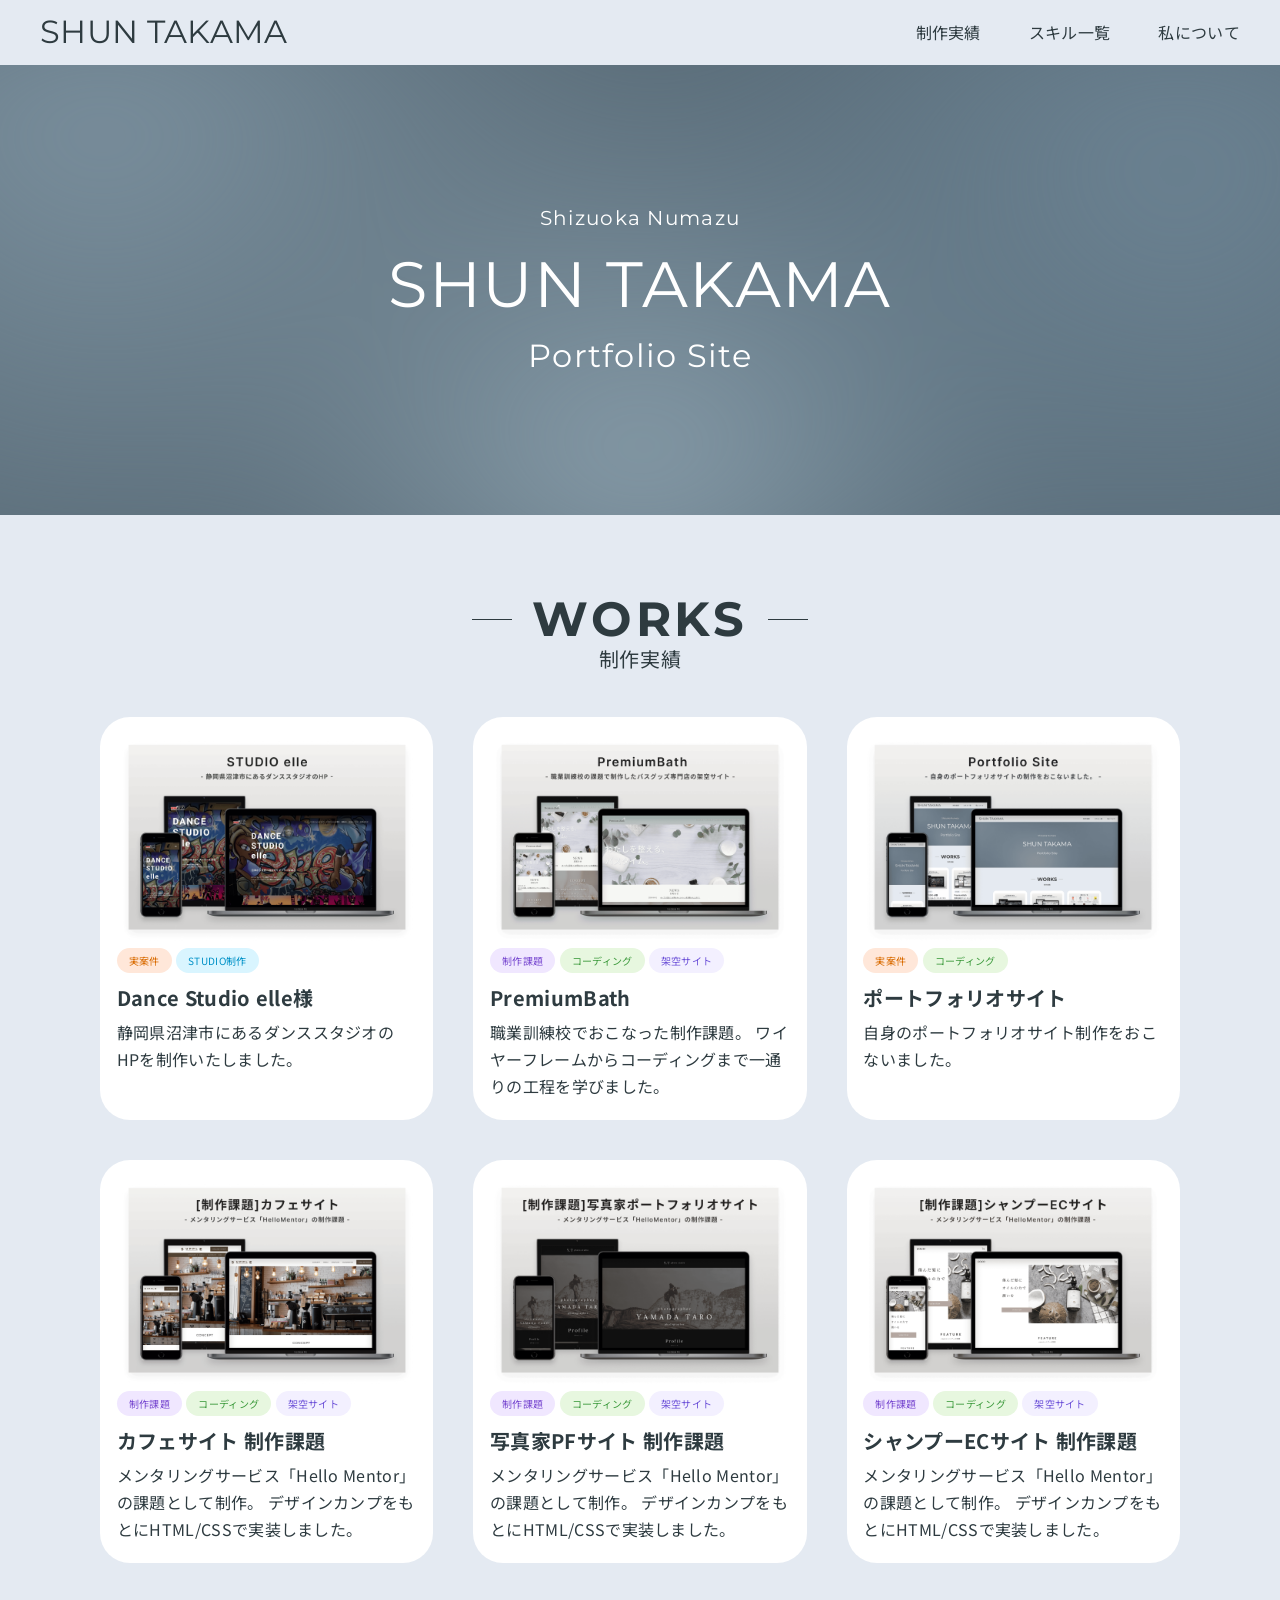
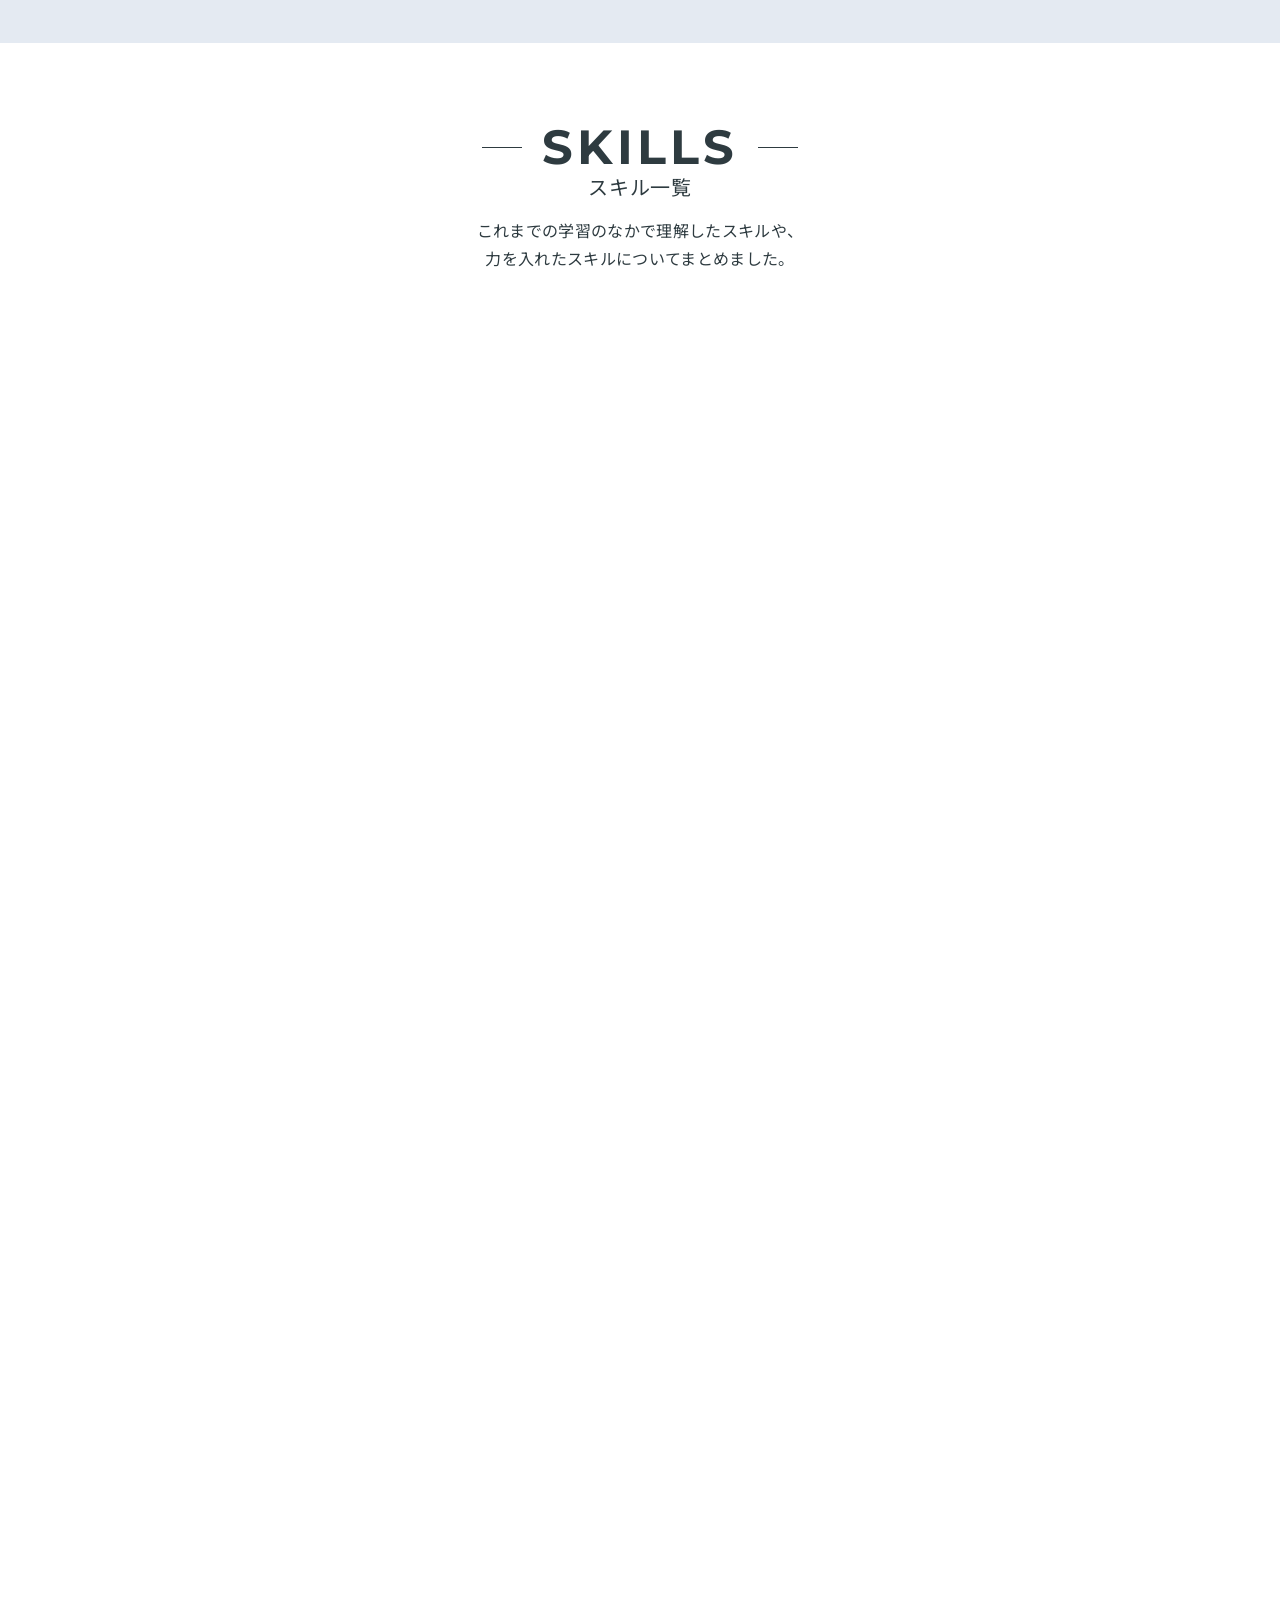
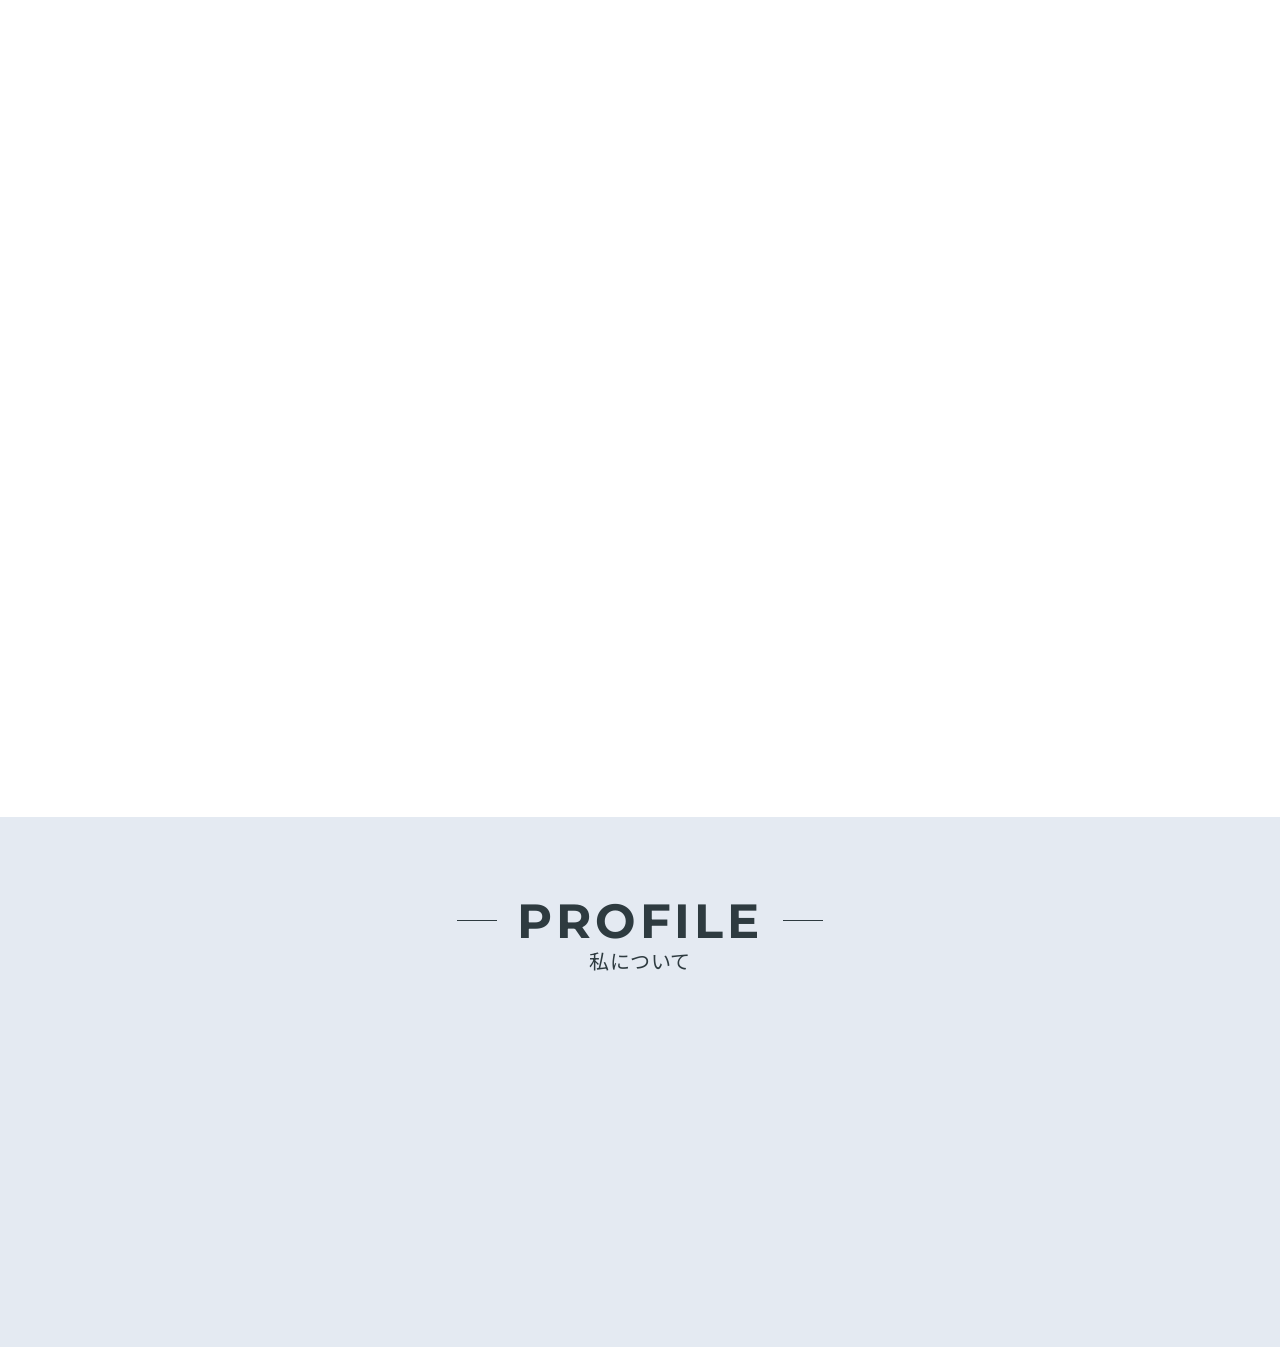
<file: index.html>
<!DOCTYPE html>
<html lang="ja">

<head>
    <meta charset="UTF-8">
    <meta name="viewport" content="width=device-width, initial-scale=1.0">
    <title>ポートフォリオ | SHUN TAKAMA</title>
    <meta name="description"
        content="高間駿のポートフォリオサイトです。静岡県沼津市在住。Webデザイン科の職業訓練校に通い、Web業界へのキャリアチェンジをはかるためWeb制作を学習しています。セマンティック、CSS設計を意識したコーディングが得意です。">

    <!-- favicon/webclipicon -->
    <link rel="icon" href="favicon.ico" />
    <link rel="apple-touch-icon" href="webclip.png" />

    <!-- ogp -->
    <meta property="og:site_name" content="SHUN TAKAMA Portfolio" />
    <meta property="og:url" content="https://shun-takama.site" />
    <meta property="og:type" content="website" />
    <meta property="og:title" content="SHUN TAKAMA | Portfolio" />
    <meta property="og:description" content="高間駿のポートフォリオサイトです。Web業界へのキャリアチェンジをはかるためWeb制作を学習しています。" />
    <meta property="og:image" content="https://shun-takama.site/img/ogp.png">
    <meta property="og:locale" content="ja_JP" />
    <meta name="twitter:card" content="summary_large_image" />
    <meta name="twitter:description" content="高間駿のポートフォリオサイトです。Web業界へのキャリアチェンジをはかるためWeb制作を学習しています。" />
    <meta name="twitter:image" content="https://shun-takama.site/img/ogp.png">

    <!-- google fonts -->
    <link rel="preconnect" href="https://fonts.googleapis.com">
    <link rel="preconnect" href="https://fonts.gstatic.com" crossorigin>
    <link href="https://fonts.googleapis.com/css2?family=Montserrat:wght@400;700&family=Noto+Sans+JP&display=swap"
        rel="stylesheet">

    <!-- css -->
    <link rel="stylesheet" href="css/style.css" />

    <!-- js -->
    <script type="module" src="js/main.js"></script>
</head>

<body>
    <header class="header">
        <div class="header-wrapper">
            <h1 class="header-logo">
                <a href="index.html">
                    <span>SHUN</span>
                    <span>TAKAMA</span>
                </a>
            </h1>
            <nav class="header-nav js-nav">
                <ul class="header-nav-list">
                    <li>
                        <a href="#top-works">制作実績</a>
                    </li>
                    <li>
                        <a href="#top-skills">スキル一覧</a>
                    </li>
                    <li>
                        <a href="#top-profile">私について</a>
                    </li>
                </ul>
            </nav>
            <button class="c-hamburger js-hamburger" aria-label="メニューを開く">
                <span></span>
                <span></span>
                <span></span>
            </button>
        </div>
    </header>

    <main>
        <!-- ↓↓↓キービジュアル↓↓↓ -->
        <div class="c-kv c-kv--lg">
            <div class="c-kv-bg"></div>
            <div class="c-kv-contents c-kv-contents--lg">
                <p class="top-kv-copy">Shizuoka Numazu</p>
                <p class="c-kv-title">SHUN TAKAMA</p>
                <p class="top-kv-subtitle">Portfolio Site</p>
            </div>
        </div>
        <!-- ↑↑↑キービジュアル↑↑↑ -->

        <!-- ↓↓↓制作実績↓↓↓ -->
        <section class="top-works" id="top-works">
            <div class="l-container u-ptb">
                <div class="c-section-title">
                    <p class="c-section-title-en">WORKS</p>
                    <h2 class="c-section-title-ja">制作実績</h2>
                </div>
                <div class="c-works-cards c-works-cards--col2 c-works-cards--col3 u-mt js-fadein">
                    <a href="works-studioelle.html" class="c-works-card-link">
                        <article class="c-works-card">
                            <div class="c-works-card-wrapper">
                                <img src="img/pic-work-studioelle.png" width="323" height="224" alt="">
                                <div class="c-category-contents">
                                    <ul class="c-category-list">
                                        <li class="c-category-item c-category-item--client">
                                            実案件
                                        </li>
                                        <li class="c-category-item c-category-item--studio">
                                            STUDIO制作
                                        </li>
                                    </ul>
                                    <div class="c-works-card-textbox">
                                        <h3 class="c-works-card-title">Dance Studio elle様</h3>
                                        <p class="c-works-card-description">
                                            静岡県沼津市にあるダンススタジオのHPを制作いたしました。
                                        </p>
                                    </div>
                                </div>
                            </div>
                        </article>
                    </a>
                    <a href="works-premiumbath.html" class="c-works-card-link">
                        <article class="c-works-card">
                            <div class="c-works-card-wrapper">
                                <img src="img/pic-work-premiumbath.png" width="323" height="224" alt="">
                                <div class="c-category-contents">
                                    <ul class="c-category-list">
                                        <li class="c-category-item c-category-item--practice">
                                            制作課題
                                        </li>
                                        <li class="c-category-item c-category-item--coding">
                                            コーディング
                                        </li>
                                        <li class="c-category-item c-category-item--fiction">
                                            架空サイト
                                        </li>
                                    </ul>
                                    <div class="c-works-card-textbox">
                                        <h3 class="c-works-card-title">PremiumBath</h3>
                                        <p class="c-works-card-description">
                                            <span>職業訓練校でおこなった制作課題。</span>
                                            <span>ワイヤーフレームからコーディングまで一通りの工程を学びました。</span>
                                        </p>
                                    </div>
                                </div>
                            </div>
                        </article>
                    </a>
                    <a href="works-portfolio.html" class="c-works-card-link">
                        <article class="c-works-card">
                            <div class="c-works-card-wrapper">
                                <img src="img/pic-work-portfolio.png" width="323" height="224" alt="">
                                <div class="c-category-contents">
                                    <ul class="c-category-list">
                                        <li class="c-category-item c-category-item--client">
                                            実案件
                                        </li>
                                        <li class="c-category-item c-category-item--coding">
                                            コーディング
                                        </li>
                                    </ul>
                                    <div class="c-works-card-textbox">
                                        <h3 class="c-works-card-title">ポートフォリオサイト</h3>
                                        <p class="c-works-card-description">
                                            自身のポートフォリオサイト制作をおこないました。
                                        </p>
                                    </div>
                                </div>
                            </div>
                        </article>
                    </a>
                    <a href="works-hmt-cafe.html" class="c-works-card-link">
                        <article class="c-works-card">
                            <div class="c-works-card-wrapper">
                                <img src="img/pic-work-cafesite.png" width="323" height="224" alt="">
                                <div class="c-category-contents">
                                    <ul class="c-category-list">
                                        <li class="c-category-item c-category-item--practice">
                                            制作課題
                                        </li>
                                        <li class="c-category-item c-category-item--coding">
                                            コーディング
                                        </li>
                                        <li class="c-category-item c-category-item--fiction">
                                            架空サイト
                                        </li>
                                    </ul>
                                    <div class="c-works-card-textbox">
                                        <h3 class="c-works-card-title">カフェサイト 制作課題</h3>
                                        <p class="c-works-card-description">
                                            <span>メンタリングサービス「Hello Mentor」の課題として制作。</span>
                                            <span>デザインカンプをもとにHTML/CSSで実装しました。</span>
                                        </p>
                                    </div>
                                </div>
                            </div>
                        </article>
                    </a>
                    <a href="works-hmt-photographer.html" class="c-works-card-link">
                        <article class="c-works-card">
                            <div class="c-works-card-wrapper">
                                <img src="img/pic-work-photographer.png" width="323" height="224" alt="">
                                <div class="c-category-contents">
                                    <ul class="c-category-list">
                                        <li class="c-category-item c-category-item--practice">
                                            制作課題
                                        </li>
                                        <li class="c-category-item c-category-item--coding">
                                            コーディング
                                        </li>
                                        <li class="c-category-item c-category-item--fiction">
                                            架空サイト
                                        </li>
                                    </ul>
                                    <div class="c-works-card-textbox">
                                        <h3 class="c-works-card-title">写真家PFサイト 制作課題</h3>
                                        <p class="c-works-card-description">
                                            <span>メンタリングサービス「Hello Mentor」の課題として制作。</span>
                                            <span>デザインカンプをもとにHTML/CSSで実装しました。</span>
                                        </p>
                                    </div>
                                </div>
                            </div>
                        </article>
                    </a>
                    <a href="works-hmt-shampoo.html" class="c-works-card-link">
                        <article class="c-works-card">
                            <div class="c-works-card-wrapper">
                                <img src="img/pic-work-shampoo.png" width="323" height="224" alt="">
                                <div class="c-category-contents">
                                    <ul class="c-category-list">
                                        <li class="c-category-item c-category-item--practice">
                                            制作課題
                                        </li>
                                        <li class="c-category-item c-category-item--coding">
                                            コーディング
                                        </li>
                                        <li class="c-category-item c-category-item--fiction">
                                            架空サイト
                                        </li>
                                    </ul>
                                    <div class="c-works-card-textbox">
                                        <h3 class="c-works-card-title">シャンプーECサイト 制作課題</h3>
                                        <p class="c-works-card-description">
                                            <span>メンタリングサービス「Hello Mentor」の課題として制作。</span>
                                            <span>デザインカンプをもとにHTML/CSSで実装しました。</span>
                                        </p>
                                    </div>
                                </div>
                            </div>
                        </article>
                    </a>
                </div>
            </div>
        </section>
        <!-- ↑↑↑制作実績↑↑↑ -->

        <!-- ↓↓↓スキル一覧↓↓↓ -->
        <section class="top-skills" id="top-skills">
            <div class="l-container-s u-ptb">
                <div class="c-section-title">
                    <p class="c-section-title-en">SKILLS</p>
                    <h2 class="c-section-title-ja">スキル一覧</h2>
                </div>
                <p class="top-skills-lead">
                    これまでの学習のなかで理解したスキルや、<br>力を入れたスキルについてまとめました。
                </p>
                <div class="top-skills-wrapper u-mt">
                    <picture class="js-fadein">
                        <source srcset="img/pic-top-skillradar-pc.png" media="(min-width: 768px)" type="image/png">
                        <img src="img/pic-top-skillradar-sp.png" width="340" height="340"
                            alt="HTML/CSS・SCSS・JavaScriptなどの習得度を示すレーダーチャート">
                    </picture>
                    <div class="top-skills-list-wrapper u-mt">
                        <div class="top-skills-list-contents top-skills-list-contents--accent js-fadein">
                            <h3 class="top-skills-list-title">習得スキル</h3>
                            <ul class="top-skills-list">
                                <li class="top-skills-item">
                                    <div class="top-skills-item-box">
                                        <div class="top-skills-icon">
                                            <img src="img/pic-icon-coding.png" width="150" height="150" alt="">
                                            <h4 class="top-skills-name">HTML/CSS</h4>
                                        </div>
                                        <p class="top-skills-description">
                                            セマンティックなHTMLを意識し、BEMを用いた保守性の高いCSS設計やレスポンシブ対応をおこないます。
                                            <span class="top-skills-note">
                                                ※CSS数学関数、CSSアニメーション継続学習中。
                                            </span>
                                        </p>
                                    </div>
                                </li>
                                <li class="top-skills-item">
                                    <div class="top-skills-item-box">
                                        <div class="top-skills-icon">
                                            <img src="img/pic-icon-scss.png" width="150" height="150" alt="">
                                            <h4 class="top-skills-name">SCSS</h4>
                                        </div>
                                        <p class="top-skills-description">
                                            ネスト構造やmixinなどの基礎知識を用いたマークアップをおこないます。
                                            <span class="top-skills-note">
                                                ※より高度な操作が扱えるよう継続学習中
                                            </span>
                                        </p>
                                    </div>
                                </li>
                                <li class="top-skills-item">
                                    <div class="top-skills-item-box">
                                        <div class="top-skills-icon">
                                            <img src="img/pic-icon-js.png" width="150" height="150" alt="">
                                            <h4 class="top-skills-name">Vanilla-JS</h4>
                                        </div>
                                        <p class="top-skills-description">
                                            ハンバーガーメニューやスライダーなどの基礎実装をおこないます。
                                            <span class="top-skills-note">
                                                ※より高度な操作が扱えるよう継続学習中
                                            </span>
                                        </p>
                                    </div>
                                </li>
                                <li class="top-skills-item">
                                    <div class="top-skills-item-box">
                                        <div class="top-skills-icon">
                                            <img src="img/pic-icon-studio.png" width="150" height="150" alt="">
                                            <h4 class="top-skills-name">STUDIO</h4>
                                        </div>
                                        <p class="top-skills-description">
                                            「STUDIO」を活用したWebサイト制作をおこないます。
                                        </p>
                                    </div>
                                </li>
                                <li class="top-skills-item">
                                    <div class="top-skills-item-box">
                                        <div class="top-skills-icon">
                                            <img src="img/pic-icon-adobe-photoshop.png" width="150" height="150" alt="">
                                            <h4 class="top-skills-name">Photoshop</h4>
                                        </div>
                                        <p class="top-skills-description">
                                            トリミングやリサイズ、色調補正などの基礎操作をおこないます。
                                            <span class="top-skills-note">
                                                ※より高度な操作が扱えるよう継続学習中
                                            </span>
                                        </p>
                                    </div>
                                </li>
                            </ul>
                        </div>
                        <div class="top-skills-list-contents top-skills-list-contents--border u-mt js-fadein">
                            <h3 class="top-skills-list-title">その他学習中のスキル</h3>
                            <ul class="top-skills-list">
                                <li class="top-skills-item">
                                    <div class="top-skills-item-box">
                                        <div class="top-skills-icon">
                                            <img src="img/pic-icon-adobe-illustrator.png" width="150" height="150"
                                                alt="">
                                            <h4 class="top-skills-name">Illustrator</h4>
                                        </div>
                                        <p class="top-skills-description">
                                            図形やテキストの配置、レイヤー概念などの基礎操作や基礎知識を学習。
                                        </p>
                                    </div>
                                </li>
                                <li class="top-skills-item">
                                    <div class="top-skills-item-box">
                                        <div class="top-skills-icon">
                                            <img src="img/pic-icon-content-design.png" width="150" height="150" alt="">
                                            <h4 class="top-skills-name">Webデザイン</h4>
                                        </div>
                                        <p class="top-skills-description">
                                            配色や余白、視線設計などを学習中。
                                        </p>
                                    </div>
                                </li>
                                <li class="top-skills-item">
                                    <div class="top-skills-item-box">
                                        <div class="top-skills-icon">
                                            <img src="img/pic-icon-github.png" width="150" height="150" alt="">
                                            <h4 class="top-skills-name">GitHub</h4>
                                        </div>
                                        <p class="top-skills-description">
                                            GitHubを用いたソースコード管理を学習中
                                        </p>
                                    </div>
                                </li>
                            </ul>
                        </div>
                    </div>
                </div>
            </div>
        </section>
        <!-- ↑↑↑スキル一覧↑↑↑ -->

        <!-- ↓↓↓私について↓↓↓ -->
        <section class="top-profile" id="top-profile">
            <div class="l-container u-ptb">
                <div class="c-section-title">
                    <p class="c-section-title-en">PROFILE</p>
                    <h2 class="c-section-title-ja">私について</h2>
                </div>
                <div class="top-profile-wrapper u-mt js-fadein">
                    <div class="top-profile-contents-wrapper">
                        <div class="top-profile-contents">
                            <div class="top-profile-name">
                                <h3 class="top-profile-name-ja">高間 駿</h3>
                                <p class="top-profile-name-en">SHUN TAKAMA</p>
                            </div>
                            <p class="top-profile-description">
                                大学卒業後、ゲストハウスでのホテルスタッフ、印刷会社での企画営業の2社を経験しました。
                                <span>
                                    2025年に長年お世話になっているダンススタジオのWebサイトを制作しました。
                                    その際に想いや特徴などの無形のものがデザインとして形に残り、その先に新たな出会いが繋がるWebの力に大きなやりがいを感じ、転職を決意しました。
                                </span>
                                2026年2月から職業訓練校に通い、外部メンタリングサービスも活用しながらより実践的にWeb制作を学んでいます。
                                これまでの経験で培った“寄り添い力”を武器に技術面だけでなく、相手の想いや課題に寄り添い、一緒により良い形を考えることができる制作者を目指しています。
                            </p>
                        </div>
                        <div class="top-profile-img">
                            <img src="img/pic-profile.jpeg" width="746" height="800" alt="ダンスのポーズを取るサイト制作者の写真">
                        </div>
                    </div>
                    <a class="c-button c-button--center c-button--white u-mt" href="profile.html">MORE</a>
                </div>
            </div>
        </section>
        <!-- ↑↑↑私について↑↑↑ -->
    </main>

    <footer class="footer">
        <div class="l-container">
            <div class="footer-wrapper">
                <p class="footer-logo">
                    <a href="index.html">
                        <span>SHUN</span>
                        <span>TAKAMA</span>
                    </a>
                </p>
                <ul class="footer-nav">
                    <li>
                        <a href="#top-works">制作実績</a>
                    </li>
                    <li>
                        <a href="#top-skills">スキル一覧</a>
                    </li>
                    <li>
                        <a href="#top-profile">私について</a>
                    </li>
                </ul>
                <p class="footer-copyright-wrapper">
                    <small class="footer-copyright">&copy;SHUN TAKAMA Portfolio.</small>
                </p>
            </div>
        </div>
    </footer>
</body>

</html>
</file>
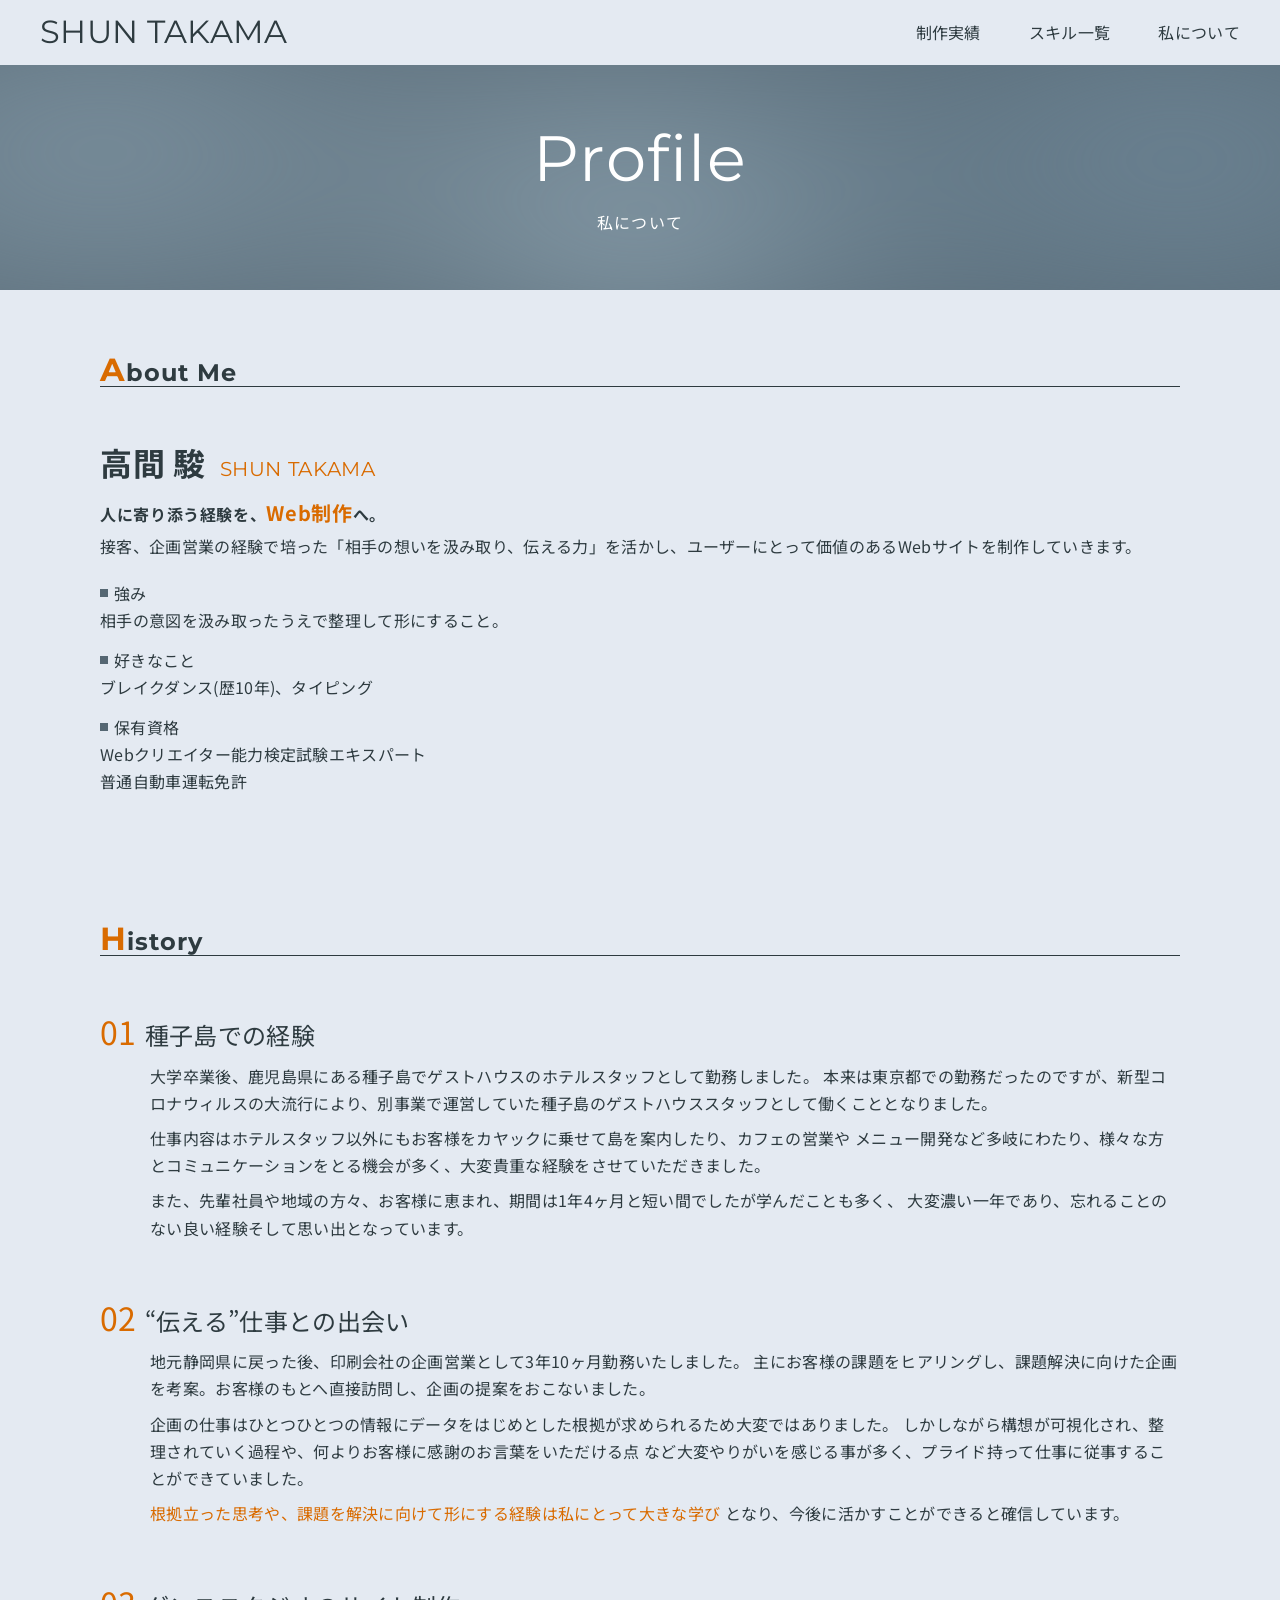
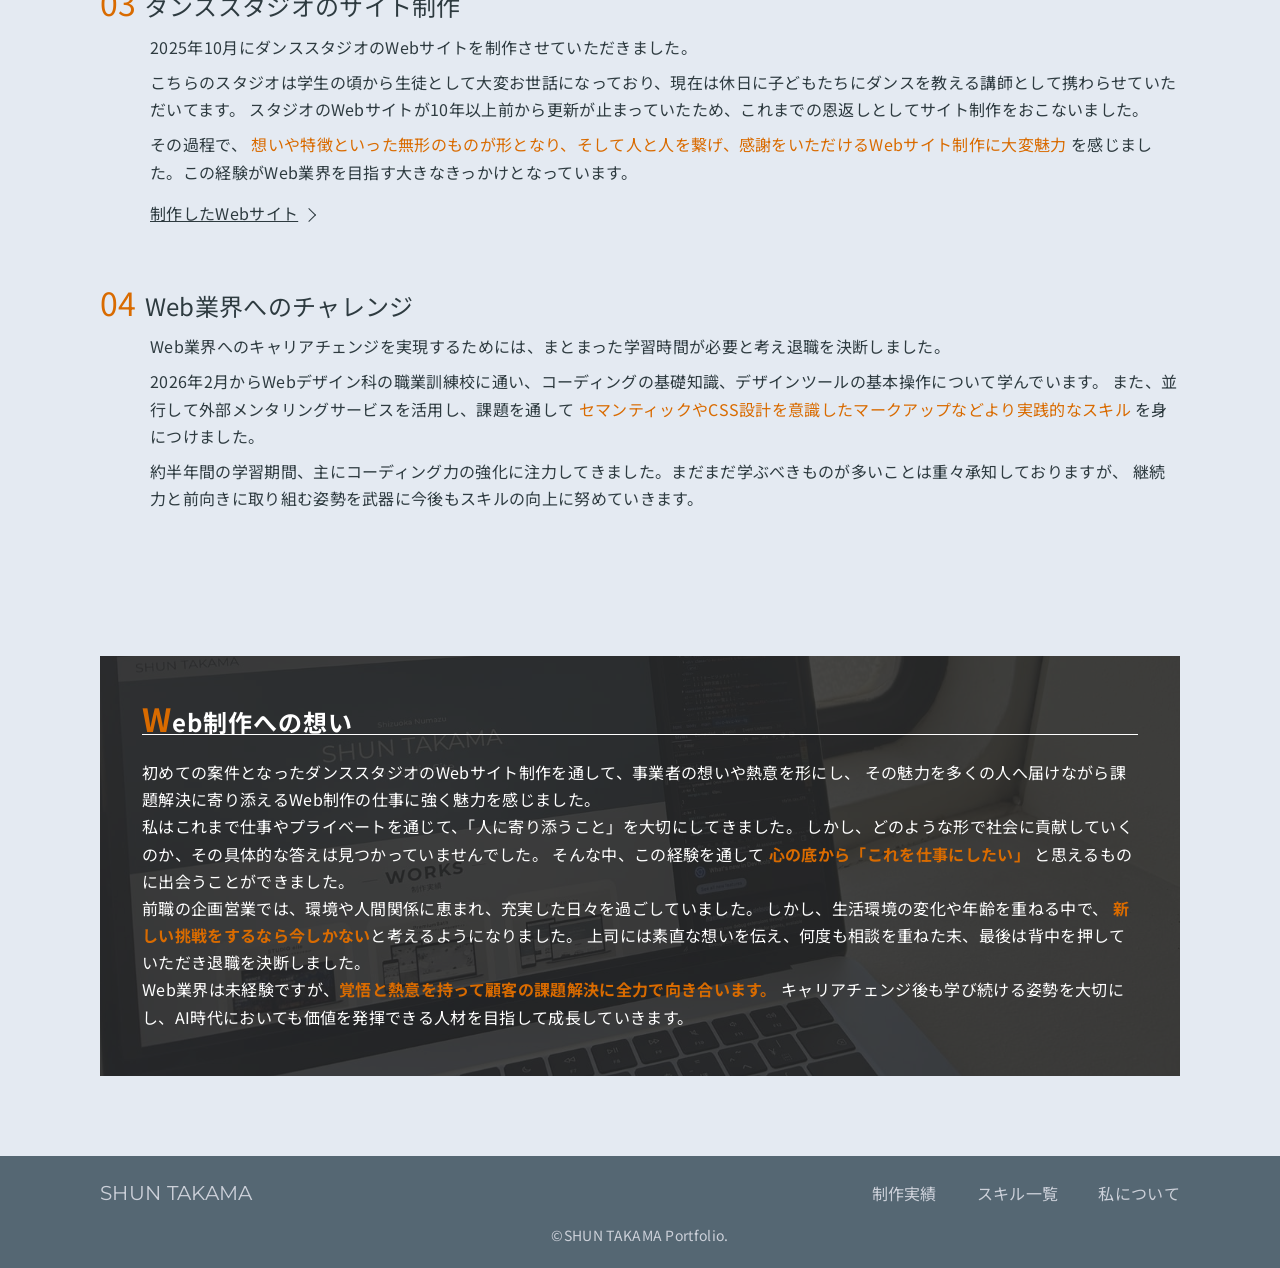
<file: profile.html>
<!DOCTYPE html>
<html lang="ja">

<head>
    <meta charset="UTF-8">
    <meta name="viewport" content="width=device-width, initial-scale=1.0">
    <title>私について | SHUN TAKAMA</title>
    <meta name="description" content="高間駿のポートフォリオサイトです。このページではこれまでの経験や、Web業界へ目指したきっかけなど自身についてをご紹介しています。">

    <!-- favicon/webclipicon -->
    <link rel="icon" href="favicon.ico" />
    <link rel="apple-touch-icon" href="webclip.png" />

    <!-- ogp -->
    <meta property="og:site_name" content="私について | SHUN TAKAMA" />
    <meta property="og:url" content="https://shun-takama.site/profile.html" />
    <meta property="og:type" content="website" />
    <meta property="og:title" content="私について | SHUN TAKAMA" />
    <meta property="og:description" content="高間駿のポートフォリオサイトです。このページではこれまでの経験や、Web業界へ目指したきっかけなど自身についてをご紹介しています。" />
    <meta property="og:image" content="https://shun-takama.site/img/ogp.png">
    <meta property="og:locale" content="ja_JP" />
    <meta name="twitter:card" content="summary_large_image" />
    <meta name="twitter:description" content="高間駿のポートフォリオサイトです。このページではこれまでの経験や、Web業界へ目指したきっかけなど自身についてをご紹介しています。" />
    <meta name="twitter:image" content="https://shun-takama.site/img/ogp.png">

    <!-- google fonts -->
    <link rel="preconnect" href="https://fonts.googleapis.com">
    <link rel="preconnect" href="https://fonts.gstatic.com" crossorigin>
    <link href="https://fonts.googleapis.com/css2?family=Montserrat:wght@400;700&family=Noto+Sans+JP&display=swap"
        rel="stylesheet">

    <!-- css -->
    <link rel="stylesheet" href="css/style.css" />

    <!-- js -->
    <script type="module" src="js/main.js"></script>
</head>

<body>
    <header class="header">
        <div class="header-wrapper">
            <div class="header-logo">
                <a href="index.html">
                    <span>SHUN</span>
                    <span>TAKAMA</span>
                </a>
            </div>
            <nav class="header-nav js-nav">
                <ul class="header-nav-list">
                    <li>
                        <a href="index.html#top-works">制作実績</a>
                    </li>
                    <li>
                        <a href="index.html#top-skills">スキル一覧</a>
                    </li>
                    <li>
                        <a href="index.html#top-profile">私について</a>
                    </li>
                </ul>
            </nav>
            <button class="c-hamburger js-hamburger" aria-label="メニューを開く">
                <span></span>
                <span></span>
                <span></span>
            </button>
        </div>
    </header>

    <main>
        <!-- ↓↓↓キービジュアル↓↓↓ -->
        <div class="c-kv c-kv--sm">
            <div class="c-kv-bg"></div>
            <div class="c-kv-contents c-kv-contents--sm">
                <p class="c-kv-title">Profile</p>
                <h1 class="c-page-kv-subtitle">私について</h1>
            </div>
        </div>
        <!-- ↑↑↑キービジュアル↑↑↑ -->
        <!-- ↓↓↓自己紹介↓↓↓ -->
        <section class="profile-introduction">
            <div class="l-container u-ptb--s">
                <h2 class="profile-section-title"><span>A</span>bout Me</h2>
                <div class="profile-intro-contents u-mt js-fadein">
                    <div class="profile-intro-name">
                        <p class="profile-intro-name-ja">高間 駿</p>
                        <p class="profile-intro-name-en">SHUN TAKAMA</p>
                    </div>
                    <h3 class="profile-intro-copy">
                        人に寄り添う経験を、<span>Web制作</span>へ。
                    </h3>
                    <p class="profile-intro-description">
                        接客、企画営業の経験で培った「相手の想いを汲み取り、伝える力」を活かし、ユーザーにとって価値のあるWebサイトを制作していきます。
                    </p>
                    <div class="profile-intro-sub">
                        <div class="profile-intro-sub-contents">
                            <p class="profile-intro-subtitle">強み</p>
                            <p class="profile-intro-subtext">
                                相手の意図を汲み取ったうえで整理して形にすること。
                            </p>
                        </div>
                        <div class="profile-intro-sub-contents">
                            <p class="profile-intro-subtitle">好きなこと</p>
                            <p class="profile-intro-subtext">
                                ブレイクダンス(歴10年)、タイピング
                            </p>
                        </div>
                        <div class="profile-intro-sub-contents">
                            <p class="profile-intro-subtitle">保有資格</p>
                            <p class="profile-intro-subtext">
                                Webクリエイター能力検定試験エキスパート<br>普通自動車運転免許
                            </p>
                        </div>
                    </div>
                </div>
            </div>
        </section>
        <!-- ↑↑↑自己紹介↑↑↑ -->
        <!-- ↓↓↓ヒストリー↓↓↓ -->
        <section class="profile-history">
            <div class="l-container u-ptb--s">
                <h2 class="profile-section-title"><span>H</span>istory</h2>
                <div class="profile-history-contents u-mt js-fadein">
                    <h3 class="profile-history-title">種子島での経験</h3>
                    <p class="profile-history-description">
                        大学卒業後、鹿児島県にある種子島でゲストハウスのホテルスタッフとして勤務しました。
                        本来は東京都での勤務だったのですが、新型コロナウィルスの大流行により、別事業で運営していた種子島のゲストハウススタッフとして働くこととなりました。
                        <span class="profile-history-linebreak">
                            仕事内容はホテルスタッフ以外にもお客様をカヤックに乗せて島を案内したり、カフェの営業や
                            メニュー開発など多岐にわたり、様々な方とコミュニケーションをとる機会が多く、大変貴重な経験をさせていただきました。
                        </span>
                        また、先輩社員や地域の方々、お客様に恵まれ、期間は1年4ヶ月と短い間でしたが学んだことも多く、
                        大変濃い一年であり、忘れることのない良い経験そして思い出となっています。
                    </p>
                </div>
                <div class="profile-history-contents u-mt js-fadein">
                    <h3 class="profile-history-title">“伝える”仕事との出会い</h3>
                    <p class="profile-history-description">
                        地元静岡県に戻った後、印刷会社の企画営業として3年10ヶ月勤務いたしました。
                        主にお客様の課題をヒアリングし、課題解決に向けた企画を考案。お客様のもとへ直接訪問し、企画の提案をおこないました。
                        <span class="profile-history-linebreak">
                            企画の仕事はひとつひとつの情報にデータをはじめとした根拠が求められるため大変ではありました。
                            しかしながら構想が可視化され、整理されていく過程や、何よりお客様に感謝のお言葉をいただける点
                            など大変やりがいを感じる事が多く、プライド持って仕事に従事することができていました。
                        </span>
                        <span class="profile-history-accent">
                            根拠立った思考や、課題を解決に向けて形にする経験は私にとって大きな学び
                        </span>となり、今後に活かすことができると確信しています。
                    </p>
                </div>
                <div class="profile-history-contents u-mt js-fadein">
                    <h3 class="profile-history-title">ダンススタジオのサイト制作</h3>
                    <p class="profile-history-description">
                        2025年10月にダンススタジオのWebサイトを制作させていただきました。
                        <span class="profile-history-linebreak">
                            こちらのスタジオは学生の頃から生徒として大変お世話になっており、現在は休日に子どもたちにダンスを教える講師として携わらせていただいてます。
                            スタジオのWebサイトが10年以上前から更新が止まっていたため、これまでの恩返しとしてサイト制作をおこないました。
                        </span>
                        その過程で、
                        <span class="profile-history-accent">
                            想いや特徴といった無形のものが形となり、そして人と人を繋げ、感謝をいただけるWebサイト制作に大変魅力
                        </span>
                        を感じました。この経験がWeb業界を目指す大きなきっかけとなっています。
                        <a href="works-studioelle.html" class="profile-history-link">制作したWebサイト</a>
                    </p>
                </div>
                <div class="profile-history-contents u-mt js-fadein">
                    <h3 class="profile-history-title">Web業界へのチャレンジ</h3>
                    <p class="profile-history-description">
                        Web業界へのキャリアチェンジを実現するためには、まとまった学習時間が必要と考え退職を決断しました。
                        <span class="profile-history-linebreak">
                            2026年2月からWebデザイン科の職業訓練校に通い、コーディングの基礎知識、デザインツールの基本操作について学んでいます。
                            また、並行して外部メンタリングサービスを活用し、課題を通して
                            <span class="profile-history-accent">
                                セマンティックやCSS設計を意識したマークアップなどより実践的なスキル
                            </span>を身につけました。
                        </span>
                        約半年間の学習期間、主にコーディング力の強化に注力してきました。まだまだ学ぶべきものが多いことは重々承知しておりますが、
                        継続力と前向きに取り組む姿勢を武器に今後もスキルの向上に努めていきます。
                    </p>
                </div>
            </div>
        </section>
        <!-- ↑↑↑ヒストリー↑↑↑ -->
        <!-- ↓↓↓想い↓↓↓ -->
        <section class="profile-thoughts">
            <div class="l-container u-ptb">
                <div class="profile-thoughts-contents">
                    <h2 class="profile-thoughts-title profile-section-title"><span>W</span>eb制作への想い</h2>
                    <div class="profile-thoughts-textbox js-fadein">
                        <p class="profile-thoughts-description">
                            初めての案件となったダンススタジオのWebサイト制作を通して、事業者の想いや熱意を形にし、
                            その魅力を多くの人へ届けながら課題解決に寄り添えるWeb制作の仕事に強く魅力を感じました。
                        </p>
                        <p class="profile-thoughts-description">
                            私はこれまで仕事やプライベートを通じて、「人に寄り添うこと」を大切にしてきました。
                            しかし、どのような形で社会に貢献していくのか、その具体的な答えは見つかっていませんでした。
                            そんな中、この経験を通して
                            <span class="profile-thoughts-accent">心の底から「これを仕事にしたい」</span>
                            と思えるものに出会うことができました。
                        </p>
                        <p class="profile-thoughts-description">
                            前職の企画営業では、環境や人間関係に恵まれ、充実した日々を過ごしていました。
                            しかし、生活環境の変化や年齢を重ねる中で、
                            <span class="profile-thoughts-accent">新しい挑戦をするなら今しかない</span>と考えるようになりました。
                            上司には素直な想いを伝え、何度も相談を重ねた末、最後は背中を押していただき退職を決断しました。
                        </p>
                        <p class="profile-thoughts-description">
                            Web業界は未経験ですが、<span class="profile-thoughts-accent">覚悟と熱意を持って顧客の課題解決に全力で向き合います。</span>
                            キャリアチェンジ後も学び続ける姿勢を大切にし、AI時代においても価値を発揮できる人材を目指して成長していきます。
                        </p>
                    </div>
                </div>
            </div>
        </section>
        <!-- ↑↑↑想い↑↑↑ -->
    </main>

    <footer class="footer">
        <div class="l-container">
            <div class="footer-wrapper">
                <p class="footer-logo">
                    <a href="index.html">
                        <span>SHUN</span>
                        <span>TAKAMA</span>
                    </a>
                </p>
                <ul class="footer-nav">
                    <li>
                        <a href="index.html#top-works">制作実績</a>
                    </li>
                    <li>
                        <a href="index.html#top-skills">スキル一覧</a>
                    </li>
                    <li>
                        <a href="index.html#top-profile">私について</a>
                    </li>
                </ul>
                <p class="footer-copyright-wrapper">
                    <small class="footer-copyright">&copy;SHUN TAKAMA Portfolio.</small>
                </p>
            </div>
        </div>
    </footer>
</body>

</html>
</file>
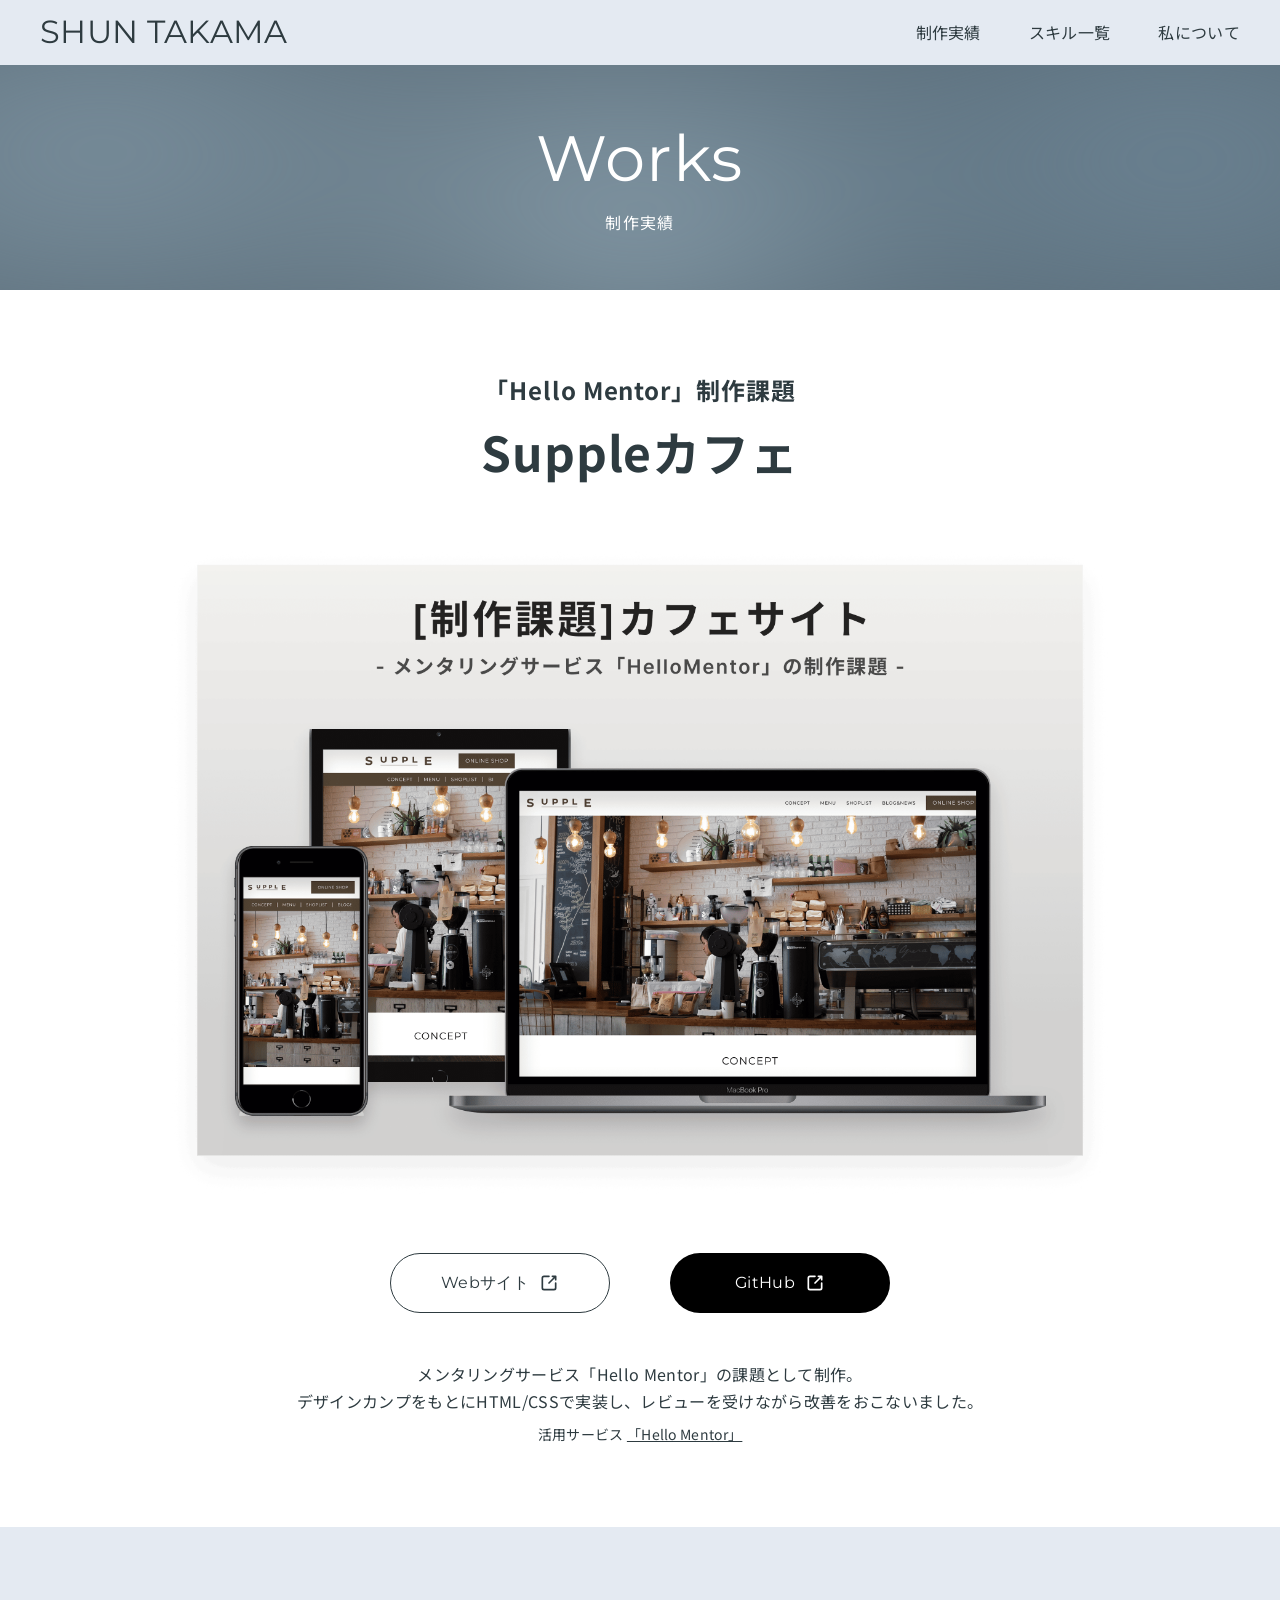
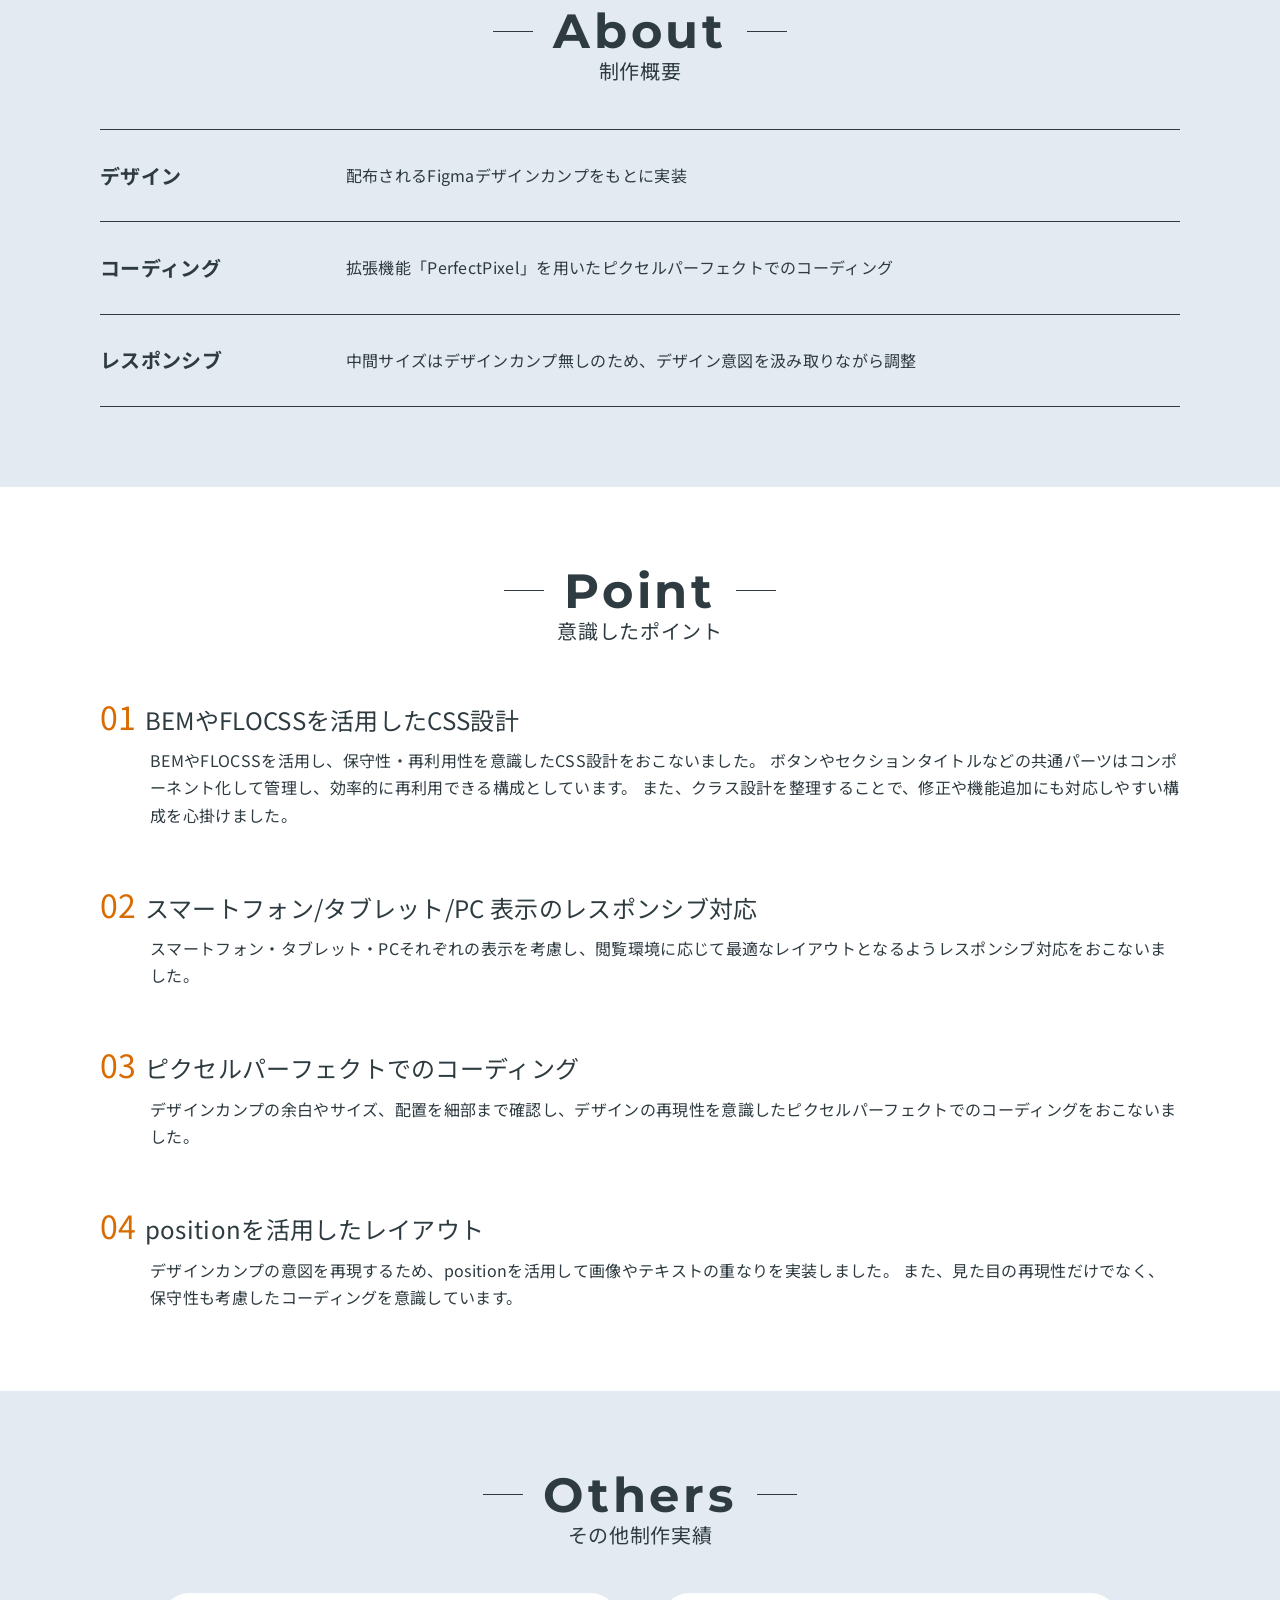
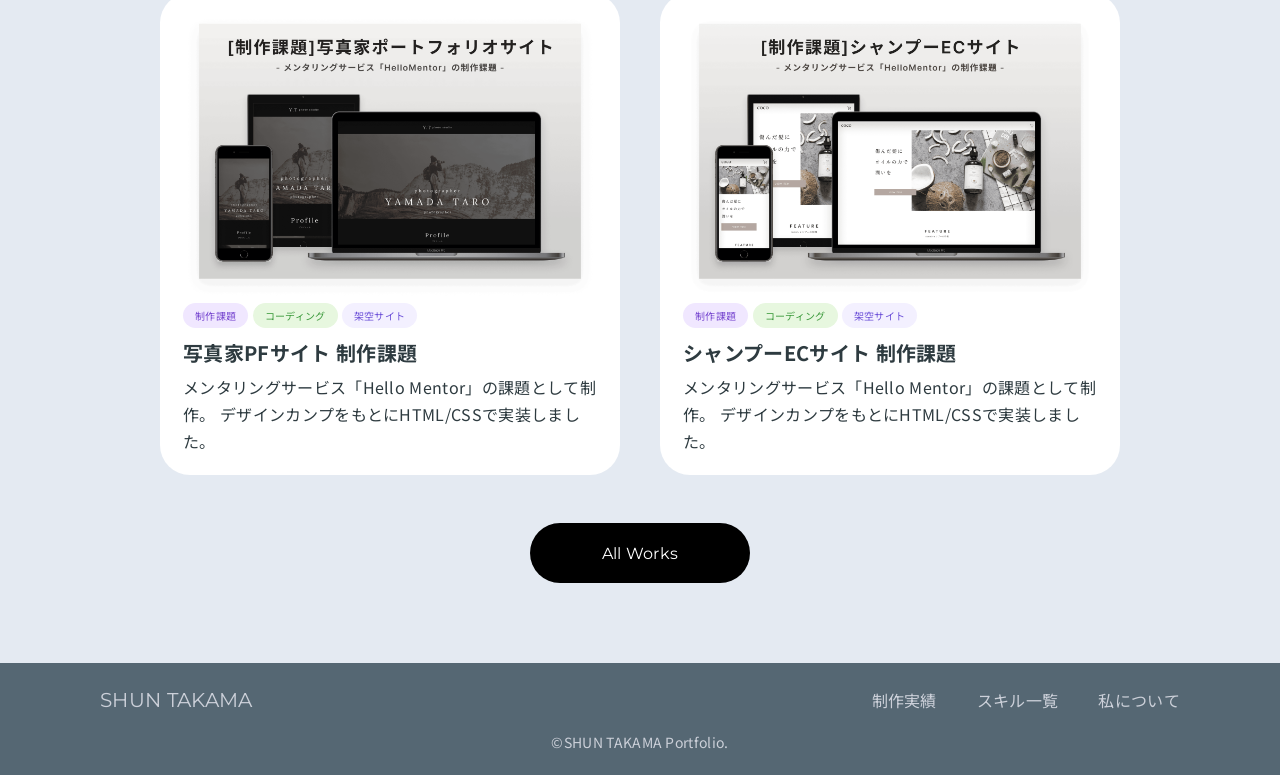
<file: works-hmt-cafe.html>
<!DOCTYPE html>
<html lang="ja">

<head>
    <meta charset="UTF-8">
    <meta name="viewport" content="width=device-width, initial-scale=1.0">
    <title>カフェサイト制作課題 | 制作実績 | SHUN TAKAMA</title>
    <meta name="description" content="高間駿のポートフォリオサイトです。メンタリングサービス「HelloMentor」のカフェサイト制作課題についてご紹介します。">

    <!-- favicon/webclipicon -->
    <link rel="icon" href="favicon.ico" />
    <link rel="apple-touch-icon" href="webclip.png" />

    <!-- ogp -->
    <meta property="og:site_name" content="カフェサイト制作課題 | 制作実績 | SHUN TAKAMA" />
    <meta property="og:url" content="https://shun-takama.site/works-hmt-cafe.html" />
    <meta property="og:type" content="website" />
    <meta property="og:title" content="カフェサイト制作課題 | 制作実績 | SHUN TAKAMA" />
    <meta property="og:description" content="高間駿のポートフォリオサイトです。メンタリングサービス「HelloMentor」のカフェサイト制作課題についてご紹介します。" />
    <meta property="og:image" content="https://shun-takama.site/img/ogp.png">
    <meta property="og:locale" content="ja_JP" />
    <meta name="twitter:card" content="summary_large_image" />
    <meta name="twitter:description" content="高間駿のポートフォリオサイトです。メンタリングサービス「HelloMentor」のカフェサイト制作課題についてご紹介します。" />
    <meta name="twitter:image" content="https://shun-takama.site/img/ogp.png">

    <!-- google fonts -->
    <link rel="preconnect" href="https://fonts.googleapis.com">
    <link rel="preconnect" href="https://fonts.gstatic.com" crossorigin>
    <link href="https://fonts.googleapis.com/css2?family=Montserrat:wght@400;700&family=Noto+Sans+JP&display=swap"
        rel="stylesheet">

    <!-- css -->
    <link rel="stylesheet" href="css/style.css" />

    <!-- js -->
    <script type="module" src="js/main.js"></script>
</head>

<body>
    <header class="header">
        <div class="header-wrapper">
            <div class="header-logo">
                <a href="index.html">
                    <span>SHUN</span>
                    <span>TAKAMA</span>
                </a>
            </div>
            <nav class="header-nav js-nav">
                <ul class="header-nav-list">
                    <li>
                        <a href="index.html#top-works">制作実績</a>
                    </li>
                    <li>
                        <a href="index.html#top-skills">スキル一覧</a>
                    </li>
                    <li>
                        <a href="index.html#top-profile">私について</a>
                    </li>
                </ul>
            </nav>
            <button class="c-hamburger js-hamburger" aria-label="メニューを開く">
                <span></span>
                <span></span>
                <span></span>
            </button>
        </div>
    </header>

    <main>
        <!-- ↓↓↓キービジュアル↓↓↓ -->
        <div class="c-kv c-kv--sm">
            <div class="c-kv-bg"></div>
            <div class="c-kv-contents c-kv-contents--sm">
                <p class="c-kv-title">Works</p>
                <h1 class="c-page-kv-subtitle">制作実績</h1>
            </div>
        </div>
        <!-- ↑↑↑キービジュアル↑↑↑ -->

        <!-- ↓↓↓ファーストビュー↓↓↓ -->
        <section class="works-detail-fv">
            <div class="l-container-s u-ptb">
                <div class="works-detail-fv-contents">
                    <div class="works-detail-fv-head">
                        <h2 class="works-detail-fv-title">「Hello Mentor」制作課題<span>Suppleカフェ</span></h2>
                        <img src="img/pic-work-cafesite.png" width="1080" height="750"
                            alt="メンタリングサービス「HelloMentor」カフェサイトの制作課題">
                    </div>
                    <div class="works-detail-fv-link-button u-mt">
                        <a class="c-button c-button--white c-button--external"
                            href="https://shun-takama.github.io/hellomentor-cafe-site/" target="_blank"
                            rel="noopener noreferrer">
                            <span>Webサイト</span>
                            <svg class="c-button-icon" viewBox="0 0 24 24">
                                <path
                                    d="M20,11a1,1,0,0,0-1,1v6a1,1,0,0,1-1,1H6a1,1,0,0,1-1-1V6A1,1,0,0,1,6,5h6a1,1,0,0,0,0-2H6A3,3,0,0,0,3,6V18a3,3,0,0,0,3,3H18a3,3,0,0,0,3-3V12A1,1,0,0,0,20,11Z" />
                                <path
                                    d="M16,5h1.58l-6.29,6.28a1,1,0,0,0,0,1.42,1,1,0,0,0,1.42,0L19,6.42V8a1,1,0,0,0,1,1h0a1,1,0,0,0,1-1V4a1,1,0,0,0-1-1L16,3h0a1,1,0,0,0,0,2Z" />
                            </svg>
                        </a>
                        <a class="c-button c-button--black c-button--external"
                            href="https://github.com/shun-takama/hellomentor-cafe-site" target="_blank"
                            rel="noopener noreferrer">
                            <span>GitHub</span>
                            <svg class="c-button-icon" viewBox="0 0 24 24">
                                <path
                                    d="M20,11a1,1,0,0,0-1,1v6a1,1,0,0,1-1,1H6a1,1,0,0,1-1-1V6A1,1,0,0,1,6,5h6a1,1,0,0,0,0-2H6A3,3,0,0,0,3,6V18a3,3,0,0,0,3,3H18a3,3,0,0,0,3-3V12A1,1,0,0,0,20,11Z" />
                                <path
                                    d="M16,5h1.58l-6.29,6.28a1,1,0,0,0,0,1.42,1,1,0,0,0,1.42,0L19,6.42V8a1,1,0,0,0,1,1h0a1,1,0,0,0,1-1V4a1,1,0,0,0-1-1L16,3h0a1,1,0,0,0,0,2Z" />
                            </svg>
                        </a>
                    </div>
                    <p class="works-detail-fv-textbox u-mt">
                        <span class="works-detail-fv-comment">メンタリングサービス「Hello Mentor」の課題として制作。</span>
                        <span class="works-detail-fv-comment">デザインカンプをもとにHTML/CSSで実装し、レビューを受けながら改善をおこないました。</span>
                    </p>
                    <p class="works-detail-fv-linkbox">
                        <span>活用サービス</span>
                        <a class="works-detail-fv-link" href="https://hellomentor.jp/" target="_blank"
                            rel="noopener noreferrer">
                            <span>「Hello Mentor」</span>
                        </a>
                    </p>
                </div>
            </div>
        </section>
        <!-- ↑↑↑ファーストビュー↑↑↑ -->

        <!-- ↓↓↓概要↓↓↓ -->
        <section class="works-detail-about">
            <div class="l-container u-ptb">
                <div class="c-section-title">
                    <p class="c-section-title-en">About</p>
                    <h2 class="c-section-title-ja">制作概要</h2>
                </div>
                <div class="works-detail-about-databox u-mt">
                    <dl class="works-detail-about-data">
                        <dt>デザイン</dt>
                        <dd>配布されるFigmaデザインカンプをもとに実装</dd>
                    </dl>
                    <dl class="works-detail-about-data">
                        <dt>コーディング</dt>
                        <dd>拡張機能「PerfectPixel」を用いたピクセルパーフェクトでのコーディング</dd>
                    </dl>
                    <dl class="works-detail-about-data">
                        <dt>レスポンシブ</dt>
                        <dd>中間サイズはデザインカンプ無しのため、デザイン意図を汲み取りながら調整</dd>
                    </dl>
                </div>
            </div>
        </section>
        <!-- ↑↑↑概要↑↑↑ -->

        <!-- ↓↓↓制作のポイント↓↓↓ -->
        <section class="works-detail-point">
            <div class="l-container u-ptb">
                <div class="c-section-title">
                    <p class="c-section-title-en">Point</p>
                    <h2 class="c-section-title-ja">意識したポイント</h2>
                </div>
                <div class="works-detail-point-contents u-mt">
                    <h3 class="works-detail-point-title">BEMやFLOCSSを活用したCSS設計</h3>
                    <p class="works-detail-point-description">
                        BEMやFLOCSSを活用し、保守性・再利用性を意識したCSS設計をおこないました。
                        ボタンやセクションタイトルなどの共通パーツはコンポーネント化して管理し、効率的に再利用できる構成としています。
                        また、クラス設計を整理することで、修正や機能追加にも対応しやすい構成を心掛けました。
                    </p>
                </div>
                <div class="works-detail-point-contents u-mt">
                    <h3 class="works-detail-point-title">スマートフォン/タブレット/PC 表示のレスポンシブ対応</h3>
                    <p class="works-detail-point-description">
                        スマートフォン・タブレット・PCそれぞれの表示を考慮し、閲覧環境に応じて最適なレイアウトとなるようレスポンシブ対応をおこないました。
                    </p>
                </div>
                <div class="works-detail-point-contents u-mt">
                    <h3 class="works-detail-point-title">ピクセルパーフェクトでのコーディング</h3>
                    <p class="works-detail-point-description">
                        デザインカンプの余白やサイズ、配置を細部まで確認し、デザインの再現性を意識したピクセルパーフェクトでのコーディングをおこないました。
                    </p>
                </div>
                <div class="works-detail-point-contents u-mt">
                    <h3 class="works-detail-point-title">positionを活用したレイアウト</h3>
                    <p class="works-detail-point-description">
                        デザインカンプの意図を再現するため、positionを活用して画像やテキストの重なりを実装しました。
                        また、見た目の再現性だけでなく、保守性も考慮したコーディングを意識しています。
                    </p>
                </div>
            </div>
        </section>
        <!-- ↑↑↑制作のポイント↑↑↑ -->

        <!-- ↓↓↓その他制作実績↓↓↓ -->
        <section class="works-detail-other">
            <div class="l-container-s u-ptb">
                <div class="c-section-title">
                    <p class="c-section-title-en">Others</p>
                    <h2 class="c-section-title-ja">その他制作実績</h2>
                </div>
                <div class="works-detail-other-contents u-mt">
                    <a href="works-hmt-photographer.html" class="c-works-card-link">
                        <article class="c-works-card">
                            <div class="c-works-card-wrapper">
                                <img src="img/pic-work-photographer.png" width="323" height="224" alt="">
                                <div class="c-category-contents">
                                    <ul class="c-category-list">
                                        <li class="c-category-item c-category-item--practice">
                                            制作課題
                                        </li>
                                        <li class="c-category-item c-category-item--coding">
                                            コーディング
                                        </li>
                                        <li class="c-category-item c-category-item--fiction">
                                            架空サイト
                                        </li>
                                    </ul>
                                    <div class="c-works-card-textbox">
                                        <h3 class="c-works-card-title">写真家PFサイト 制作課題</h3>
                                        <p class="c-works-card-description">
                                            <span>メンタリングサービス「Hello Mentor」の課題として制作。</span>
                                            <span>デザインカンプをもとにHTML/CSSで実装しました。</span>
                                        </p>
                                    </div>
                                </div>
                            </div>
                        </article>
                    </a>
                    <a href="works-hmt-shampoo.html" class="c-works-card-link">
                        <article class="c-works-card">
                            <div class="c-works-card-wrapper">
                                <img src="img/pic-work-shampoo.png" width="323" height="224" alt="">
                                <div class="c-category-contents">
                                    <ul class="c-category-list">
                                        <li class="c-category-item c-category-item--practice">
                                            制作課題
                                        </li>
                                        <li class="c-category-item c-category-item--coding">
                                            コーディング
                                        </li>
                                        <li class="c-category-item c-category-item--fiction">
                                            架空サイト
                                        </li>
                                    </ul>
                                    <div class="c-works-card-textbox">
                                        <h3 class="c-works-card-title">シャンプーECサイト 制作課題</h3>
                                        <p class="c-works-card-description">
                                            <span>メンタリングサービス「Hello Mentor」の課題として制作。</span>
                                            <span>デザインカンプをもとにHTML/CSSで実装しました。</span>
                                        </p>
                                    </div>
                                </div>
                            </div>
                        </article>
                    </a>
                </div>
                <a class="c-button c-button--center c-button--black u-mt" href="index.html#top-works">All Works</a>
            </div>
        </section>
        <!-- ↑↑↑その他制作実績↑↑↑ -->
    </main>

    <footer class="footer">
        <div class="l-container">
            <div class="footer-wrapper">
                <p class="footer-logo">
                    <a href="index.html">
                        <span>SHUN</span>
                        <span>TAKAMA</span>
                    </a>
                </p>
                <ul class="footer-nav">
                    <li>
                        <a href="index.html#top-works">制作実績</a>
                    </li>
                    <li>
                        <a href="index.html#top-skills">スキル一覧</a>
                    </li>
                    <li>
                        <a href="index.html#top-profile">私について</a>
                    </li>
                </ul>
                <p class="footer-copyright-wrapper">
                    <small class="footer-copyright">&copy;SHUN TAKAMA Portfolio.</small>
                </p>
            </div>
        </div>
    </footer>
</body>

</html>
</file>
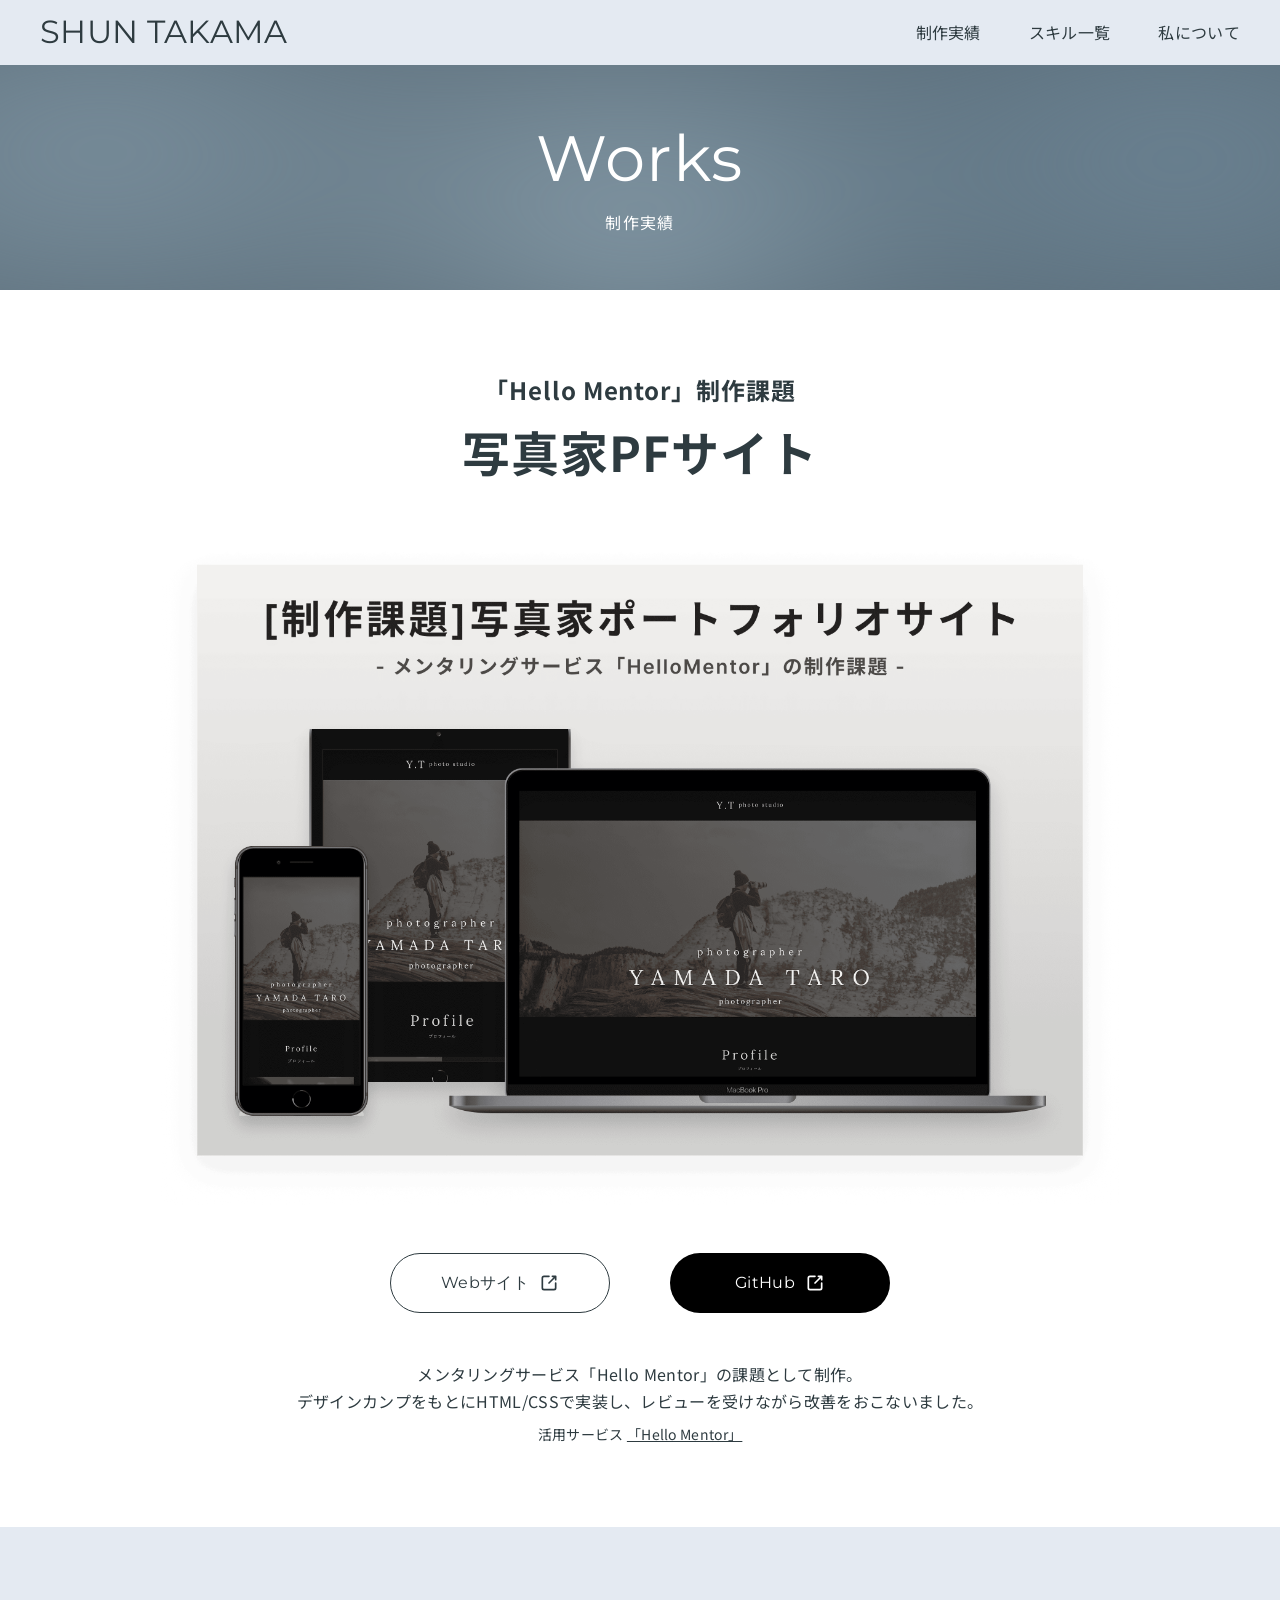
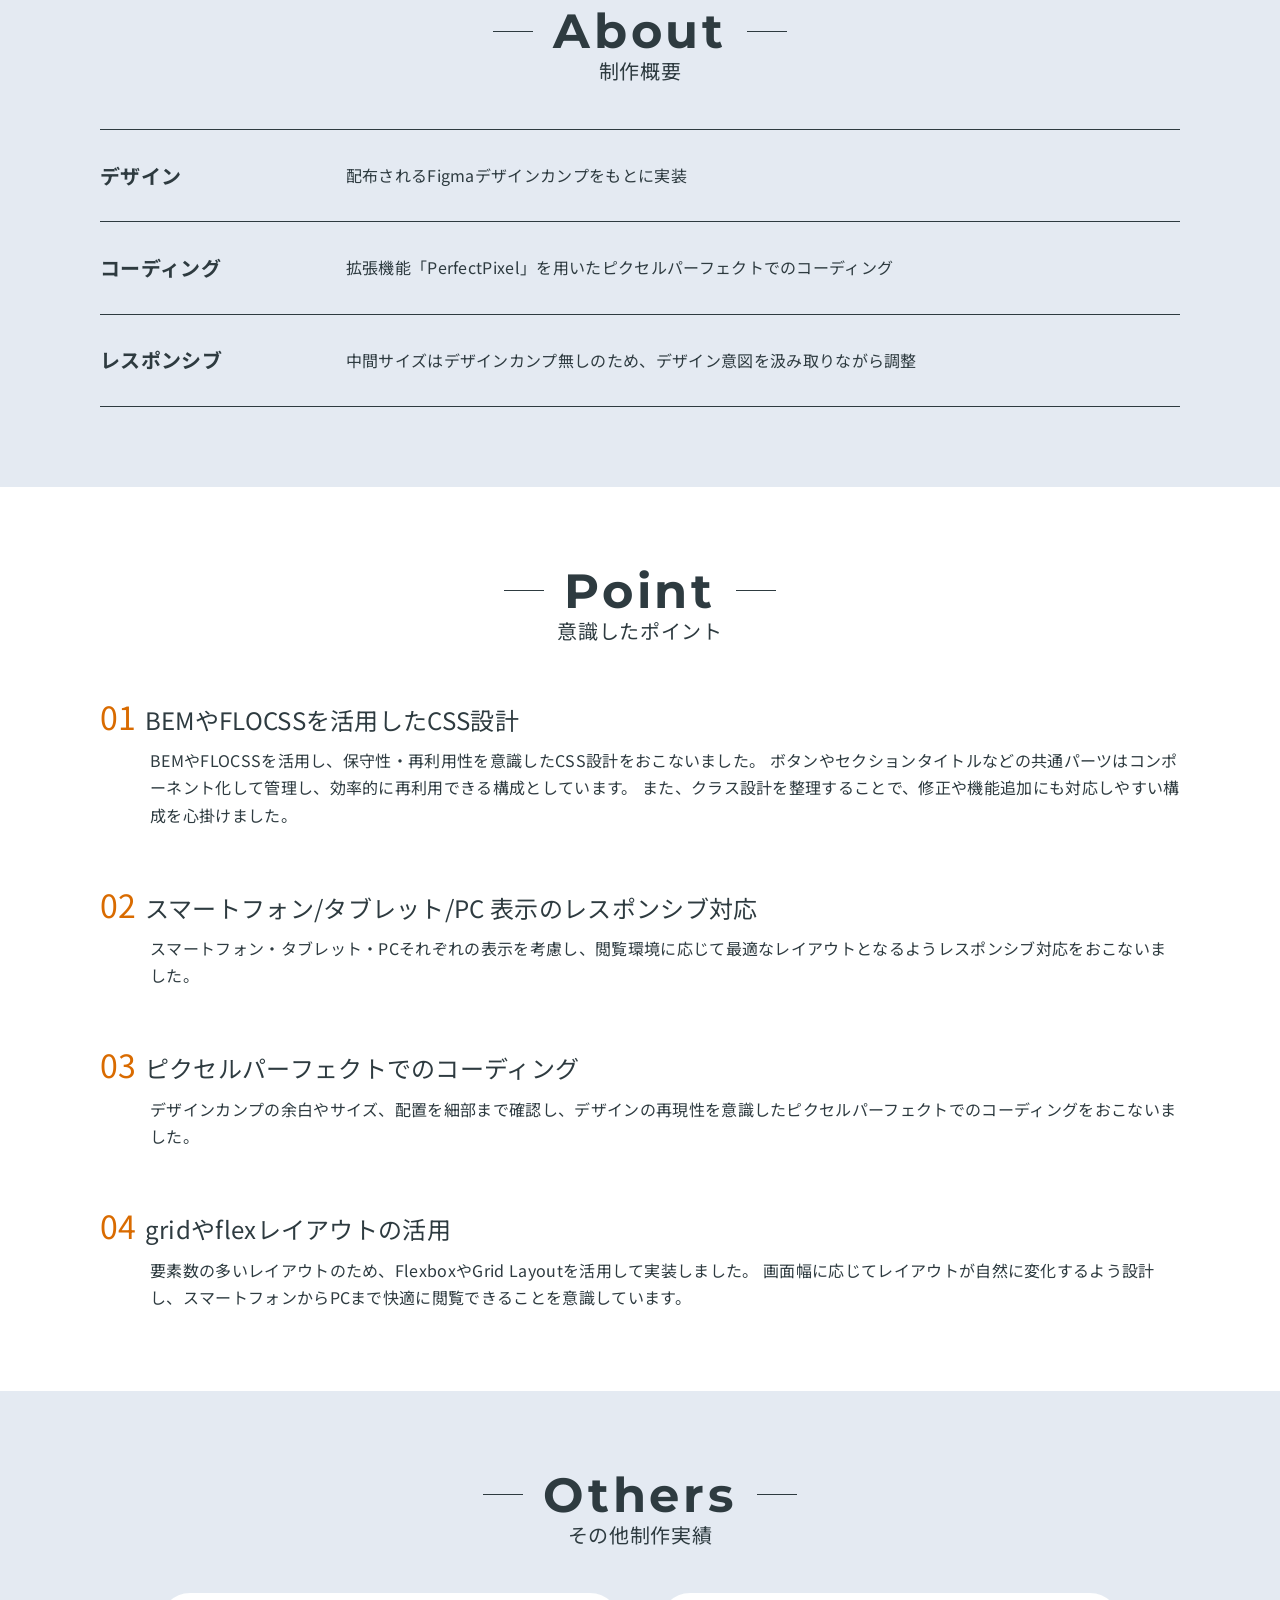
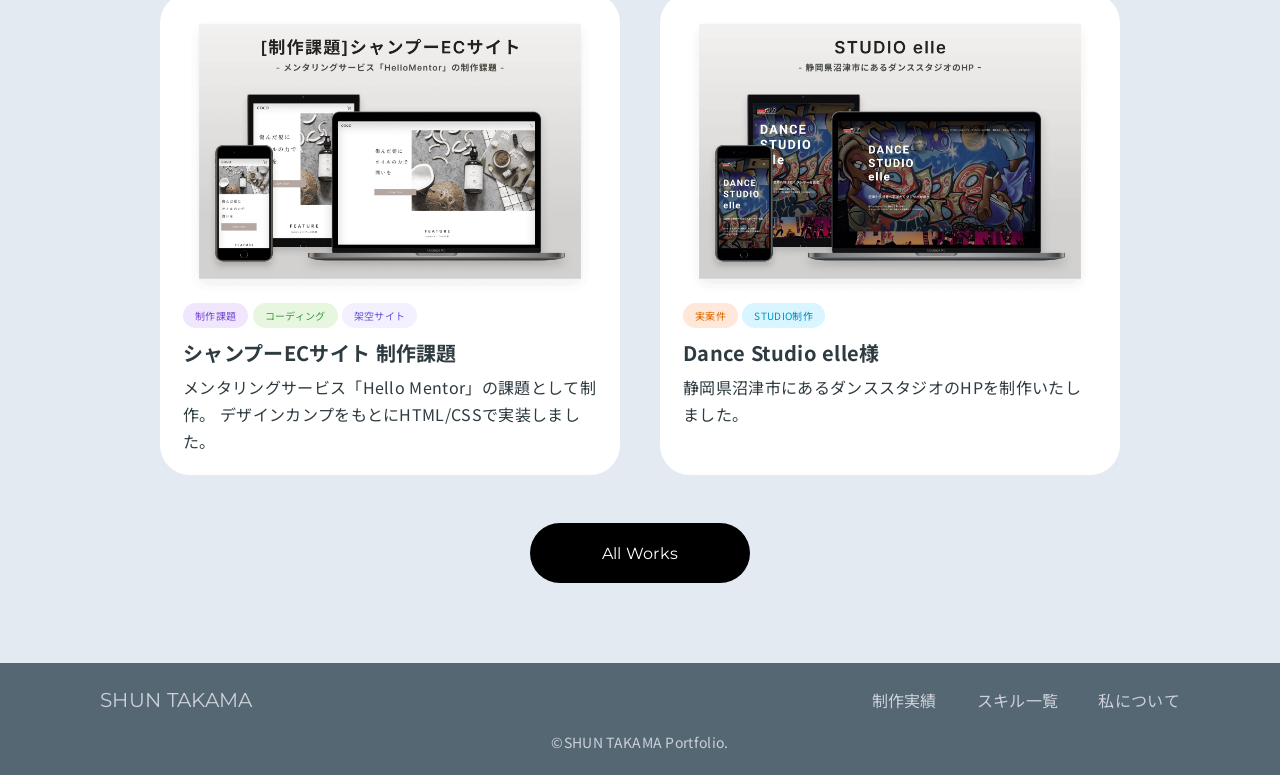
<file: works-hmt-photographer.html>
<!DOCTYPE html>
<html lang="ja">

<head>
    <meta charset="UTF-8">
    <meta name="viewport" content="width=device-width, initial-scale=1.0">
    <title>写真家PFサイト制作課題 | 制作実績 | SHUN TAKAMA</title>
    <meta name="description" content="高間駿のポートフォリオサイトです。メンタリングサービス「HelloMentor」の写真家ポートフォリオサイト制作課題についてご紹介します。">

    <!-- favicon/webclipicon -->
    <link rel="icon" href="favicon.ico" />
    <link rel="apple-touch-icon" href="webclip.png" />

    <!-- ogp -->
    <meta property="og:site_name" content="写真家PFサイト制作課題 | 制作実績 | SHUN TAKAMA" />
    <meta property="og:url" content="https://shun-takama.site/works-hmt-photographer.html" />
    <meta property="og:type" content="website" />
    <meta property="og:title" content="写真家PFサイト制作課題 | 制作実績 | SHUN TAKAMA" />
    <meta property="og:description" content="高間駿のポートフォリオサイトです。メンタリングサービス「HelloMentor」の写真家ポートフォリオサイト制作課題についてご紹介します。" />
    <meta property="og:image" content="https://shun-takama.site/img/ogp.png">
    <meta property="og:locale" content="ja_JP" />
    <meta name="twitter:card" content="summary_large_image" />
    <meta name="twitter:description" content="高間駿のポートフォリオサイトです。メンタリングサービス「HelloMentor」の写真家ポートフォリオサイト制作課題についてご紹介します。" />
    <meta name="twitter:image" content="https://shun-takama.site/img/ogp.png">

    <!-- google fonts -->
    <link rel="preconnect" href="https://fonts.googleapis.com">
    <link rel="preconnect" href="https://fonts.gstatic.com" crossorigin>
    <link href="https://fonts.googleapis.com/css2?family=Montserrat:wght@400;700&family=Noto+Sans+JP&display=swap"
        rel="stylesheet">

    <!-- css -->
    <link rel="stylesheet" href="css/style.css" />

    <!-- js -->
    <script type="module" src="js/main.js"></script>
</head>

<body>
    <header class="header">
        <div class="header-wrapper">
            <div class="header-logo">
                <a href="index.html">
                    <span>SHUN</span>
                    <span>TAKAMA</span>
                </a>
            </div>
            <nav class="header-nav js-nav">
                <ul class="header-nav-list">
                    <li>
                        <a href="index.html#top-works">制作実績</a>
                    </li>
                    <li>
                        <a href="index.html#top-skills">スキル一覧</a>
                    </li>
                    <li>
                        <a href="index.html#top-profile">私について</a>
                    </li>
                </ul>
            </nav>
            <button class="c-hamburger js-hamburger" aria-label="メニューを開く">
                <span></span>
                <span></span>
                <span></span>
            </button>
        </div>
    </header>

    <main>
        <!-- ↓↓↓キービジュアル↓↓↓ -->
        <div class="c-kv c-kv--sm">
            <div class="c-kv-bg"></div>
            <div class="c-kv-contents c-kv-contents--sm">
                <p class="c-kv-title">Works</p>
                <h1 class="c-page-kv-subtitle">制作実績</h1>
            </div>
        </div>
        <!-- ↑↑↑キービジュアル↑↑↑ -->

        <!-- ↓↓↓ファーストビュー↓↓↓ -->
        <section class="works-detail-fv">
            <div class="l-container-s u-ptb">
                <div class="works-detail-fv-contents">
                    <div class="works-detail-fv-head">
                        <h2 class="works-detail-fv-title">「Hello Mentor」制作課題<span>写真家PFサイト</span></h2>
                        <img src="img/pic-work-photographer.png" width="1080" height="750"
                            alt="メンタリングサービス「HelloMentor」写真家ポートフォリオサイトの制作課題">
                    </div>
                    <div class="works-detail-fv-link-button u-mt">
                        <a class="c-button c-button--white c-button--external"
                            href="https://shun-takama.github.io/hellomentor-photographer-site/" target="_blank"
                            rel="noopener noreferrer">
                            <span>Webサイト</span>
                            <svg class="c-button-icon" viewBox="0 0 24 24">
                                <path
                                    d="M20,11a1,1,0,0,0-1,1v6a1,1,0,0,1-1,1H6a1,1,0,0,1-1-1V6A1,1,0,0,1,6,5h6a1,1,0,0,0,0-2H6A3,3,0,0,0,3,6V18a3,3,0,0,0,3,3H18a3,3,0,0,0,3-3V12A1,1,0,0,0,20,11Z" />
                                <path
                                    d="M16,5h1.58l-6.29,6.28a1,1,0,0,0,0,1.42,1,1,0,0,0,1.42,0L19,6.42V8a1,1,0,0,0,1,1h0a1,1,0,0,0,1-1V4a1,1,0,0,0-1-1L16,3h0a1,1,0,0,0,0,2Z" />
                            </svg>
                        </a>
                        <a class="c-button c-button--black c-button--external"
                            href="https://github.com/shun-takama/hellomentor-photographer-site" target="_blank"
                            rel="noopener noreferrer">
                            <span>GitHub</span>
                            <svg class="c-button-icon" viewBox="0 0 24 24">
                                <path
                                    d="M20,11a1,1,0,0,0-1,1v6a1,1,0,0,1-1,1H6a1,1,0,0,1-1-1V6A1,1,0,0,1,6,5h6a1,1,0,0,0,0-2H6A3,3,0,0,0,3,6V18a3,3,0,0,0,3,3H18a3,3,0,0,0,3-3V12A1,1,0,0,0,20,11Z" />
                                <path
                                    d="M16,5h1.58l-6.29,6.28a1,1,0,0,0,0,1.42,1,1,0,0,0,1.42,0L19,6.42V8a1,1,0,0,0,1,1h0a1,1,0,0,0,1-1V4a1,1,0,0,0-1-1L16,3h0a1,1,0,0,0,0,2Z" />
                            </svg>
                        </a>
                    </div>
                    <p class="works-detail-fv-textbox u-mt">
                        <span class="works-detail-fv-comment">メンタリングサービス「Hello Mentor」の課題として制作。</span>
                        <span class="works-detail-fv-comment">デザインカンプをもとにHTML/CSSで実装し、レビューを受けながら改善をおこないました。</span>
                    </p>
                    <p class="works-detail-fv-linkbox">
                        <span>活用サービス</span>
                        <a class="works-detail-fv-link" href="https://hellomentor.jp/" target="_blank"
                            rel="noopener noreferrer">
                            <span>「Hello Mentor」</span>
                        </a>
                    </p>
                </div>
            </div>
        </section>
        <!-- ↑↑↑ファーストビュー↑↑↑ -->

        <!-- ↓↓↓概要↓↓↓ -->
        <section class="works-detail-about">
            <div class="l-container u-ptb">
                <div class="c-section-title">
                    <p class="c-section-title-en">About</p>
                    <h2 class="c-section-title-ja">制作概要</h2>
                </div>
                <div class="works-detail-about-databox u-mt">
                    <dl class="works-detail-about-data">
                        <dt>デザイン</dt>
                        <dd>配布されるFigmaデザインカンプをもとに実装</dd>
                    </dl>
                    <dl class="works-detail-about-data">
                        <dt>コーディング</dt>
                        <dd>拡張機能「PerfectPixel」を用いたピクセルパーフェクトでのコーディング</dd>
                    </dl>
                    <dl class="works-detail-about-data">
                        <dt>レスポンシブ</dt>
                        <dd>中間サイズはデザインカンプ無しのため、デザイン意図を汲み取りながら調整</dd>
                    </dl>
                </div>
            </div>
        </section>
        <!-- ↑↑↑概要↑↑↑ -->

        <!-- ↓↓↓制作のポイント↓↓↓ -->
        <section class="works-detail-point">
            <div class="l-container u-ptb">
                <div class="c-section-title">
                    <p class="c-section-title-en">Point</p>
                    <h2 class="c-section-title-ja">意識したポイント</h2>
                </div>
                <div class="works-detail-point-contents u-mt">
                    <h3 class="works-detail-point-title">BEMやFLOCSSを活用したCSS設計</h3>
                    <p class="works-detail-point-description">
                        BEMやFLOCSSを活用し、保守性・再利用性を意識したCSS設計をおこないました。
                        ボタンやセクションタイトルなどの共通パーツはコンポーネント化して管理し、効率的に再利用できる構成としています。
                        また、クラス設計を整理することで、修正や機能追加にも対応しやすい構成を心掛けました。
                    </p>
                </div>
                <div class="works-detail-point-contents u-mt">
                    <h3 class="works-detail-point-title">スマートフォン/タブレット/PC 表示のレスポンシブ対応</h3>
                    <p class="works-detail-point-description">
                        スマートフォン・タブレット・PCそれぞれの表示を考慮し、閲覧環境に応じて最適なレイアウトとなるようレスポンシブ対応をおこないました。
                    </p>
                </div>
                <div class="works-detail-point-contents u-mt">
                    <h3 class="works-detail-point-title">ピクセルパーフェクトでのコーディング</h3>
                    <p class="works-detail-point-description">
                        デザインカンプの余白やサイズ、配置を細部まで確認し、デザインの再現性を意識したピクセルパーフェクトでのコーディングをおこないました。
                    </p>
                </div>
                <div class="works-detail-point-contents u-mt">
                    <h3 class="works-detail-point-title">gridやflexレイアウトの活用</h3>
                    <p class="works-detail-point-description">
                        要素数の多いレイアウトのため、FlexboxやGrid Layoutを活用して実装しました。
                        画面幅に応じてレイアウトが自然に変化するよう設計し、スマートフォンからPCまで快適に閲覧できることを意識しています。
                    </p>
                </div>
            </div>
        </section>
        <!-- ↑↑↑制作のポイント↑↑↑ -->

        <!-- ↓↓↓その他制作実績↓↓↓ -->
        <section class="works-detail-other">
            <div class="l-container-s u-ptb">
                <div class="c-section-title">
                    <p class="c-section-title-en">Others</p>
                    <h2 class="c-section-title-ja">その他制作実績</h2>
                </div>
                <div class="works-detail-other-contents u-mt">
                    <a href="works-hmt-shampoo.html" class="c-works-card-link">
                        <article class="c-works-card">
                            <div class="c-works-card-wrapper">
                                <img src="img/pic-work-shampoo.png" width="323" height="224" alt="">
                                <div class="c-category-contents">
                                    <ul class="c-category-list">
                                        <li class="c-category-item c-category-item--practice">
                                            制作課題
                                        </li>
                                        <li class="c-category-item c-category-item--coding">
                                            コーディング
                                        </li>
                                        <li class="c-category-item c-category-item--fiction">
                                            架空サイト
                                        </li>
                                    </ul>
                                    <div class="c-works-card-textbox">
                                        <h3 class="c-works-card-title">シャンプーECサイト 制作課題</h3>
                                        <p class="c-works-card-description">
                                            <span>メンタリングサービス「Hello Mentor」の課題として制作。</span>
                                            <span>デザインカンプをもとにHTML/CSSで実装しました。</span>
                                        </p>
                                    </div>
                                </div>
                            </div>
                        </article>
                    </a>
                    <a href="works-studioelle.html" class="c-works-card-link">
                        <article class="c-works-card">
                            <div class="c-works-card-wrapper">
                                <img src="img/pic-work-studioelle.png" width="323" height="224" alt="">
                                <div class="c-category-contents">
                                    <ul class="c-category-list">
                                        <li class="c-category-item c-category-item--client">
                                            実案件
                                        </li>
                                        <li class="c-category-item c-category-item--studio">
                                            STUDIO制作
                                        </li>
                                    </ul>
                                    <div class="c-works-card-textbox">
                                        <h3 class="c-works-card-title">Dance Studio elle様</h3>
                                        <p class="c-works-card-description">
                                            静岡県沼津市にあるダンススタジオのHPを制作いたしました。
                                        </p>
                                    </div>
                                </div>
                            </div>
                        </article>
                    </a>
                </div>
                <a class="c-button c-button--center c-button--black u-mt" href="index.html#top-works">All Works</a>
            </div>
        </section>
        <!-- ↑↑↑その他制作実績↑↑↑ -->
    </main>

    <footer class="footer">
        <div class="l-container">
            <div class="footer-wrapper">
                <p class="footer-logo">
                    <a href="index.html">
                        <span>SHUN</span>
                        <span>TAKAMA</span>
                    </a>
                </p>
                <ul class="footer-nav">
                    <li>
                        <a href="index.html#top-works">制作実績</a>
                    </li>
                    <li>
                        <a href="index.html#top-skills">スキル一覧</a>
                    </li>
                    <li>
                        <a href="index.html#top-profile">私について</a>
                    </li>
                </ul>
                <p class="footer-copyright-wrapper">
                    <small class="footer-copyright">&copy;SHUN TAKAMA Portfolio.</small>
                </p>
            </div>
        </div>
    </footer>
</body>

</html>
</file>
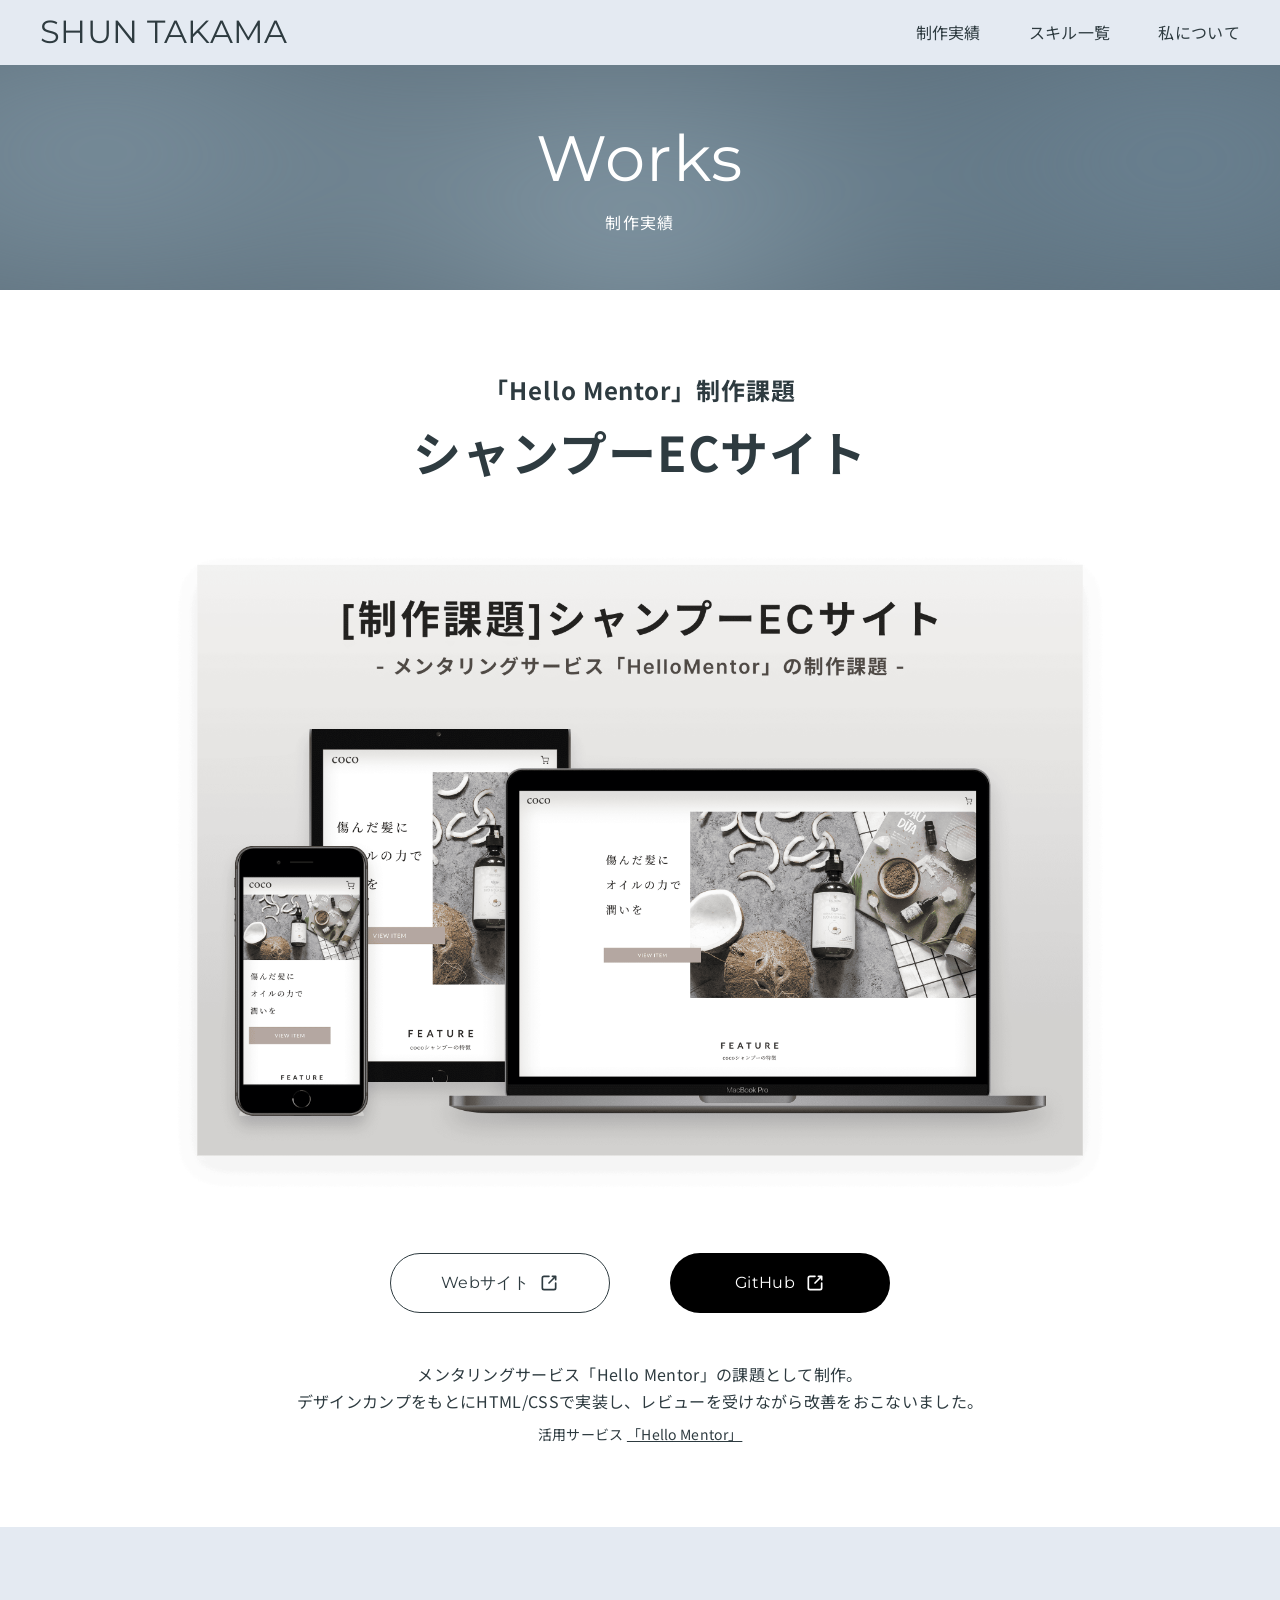
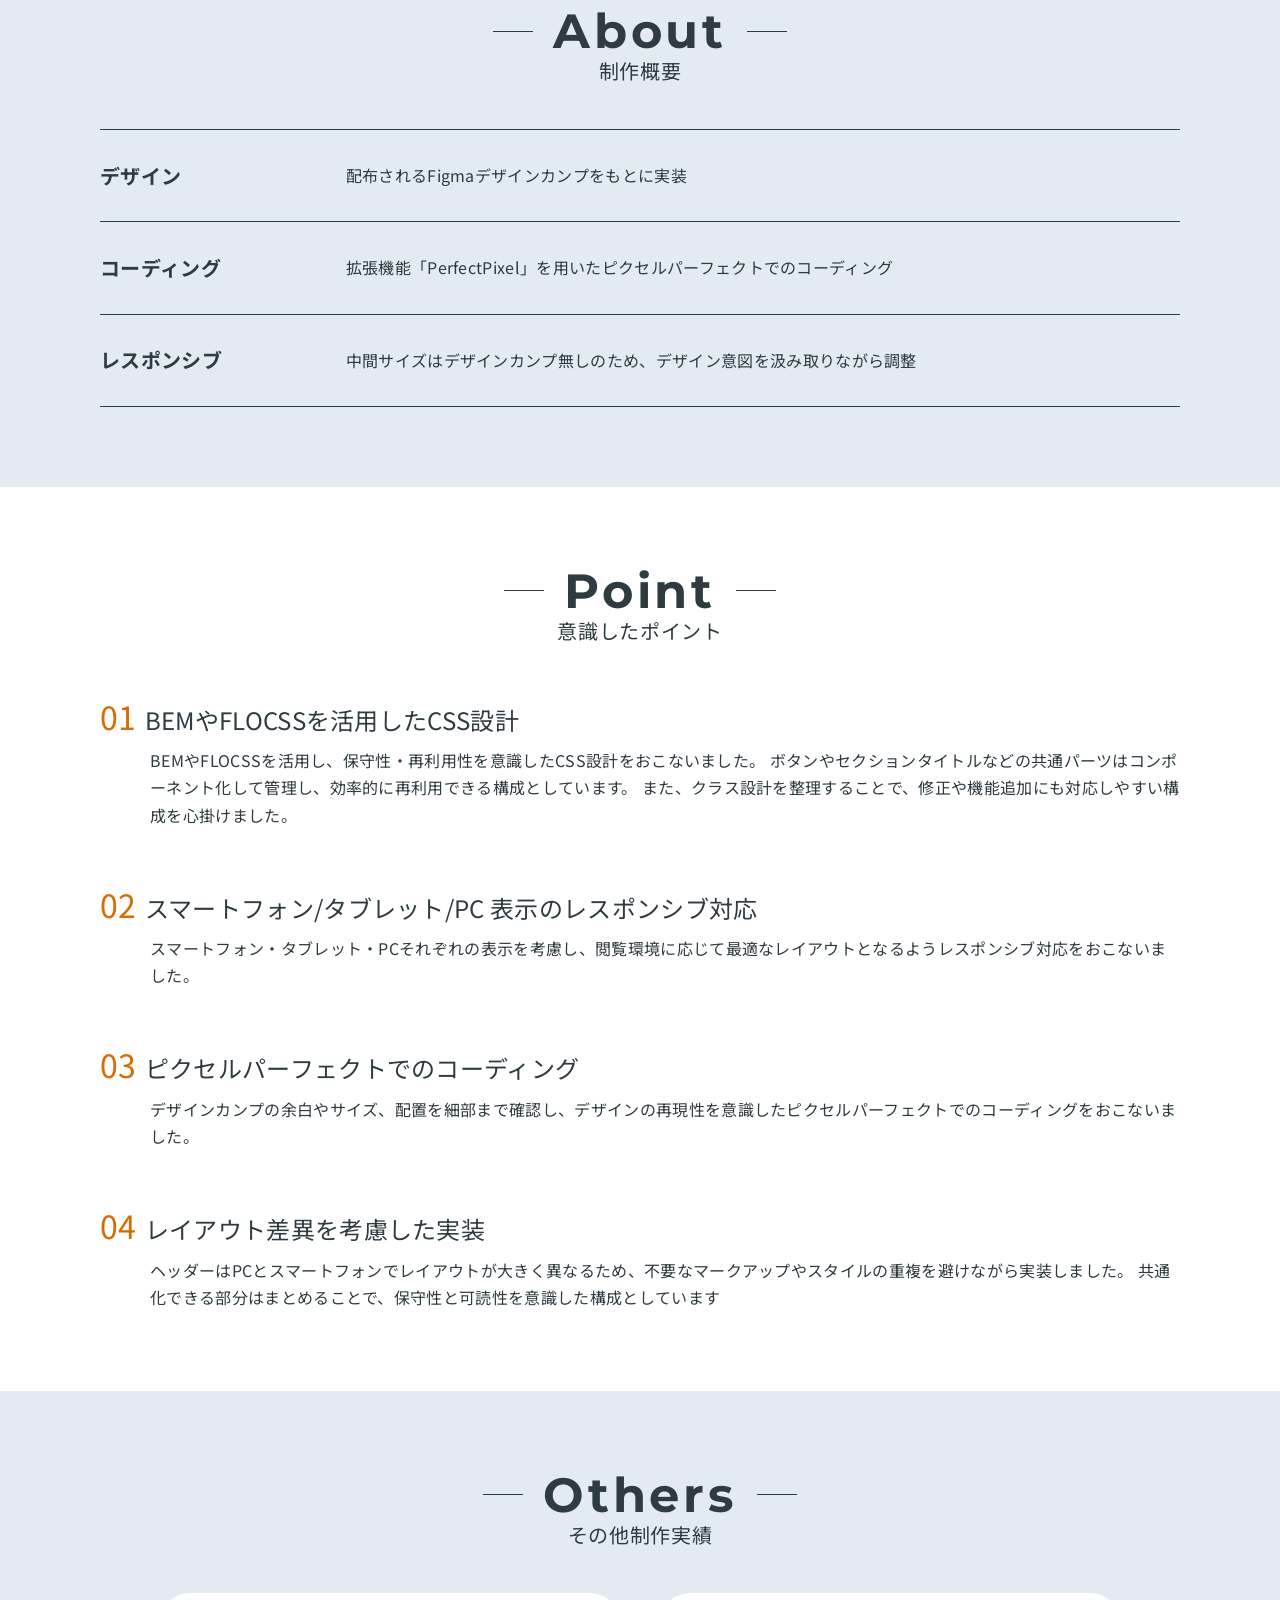
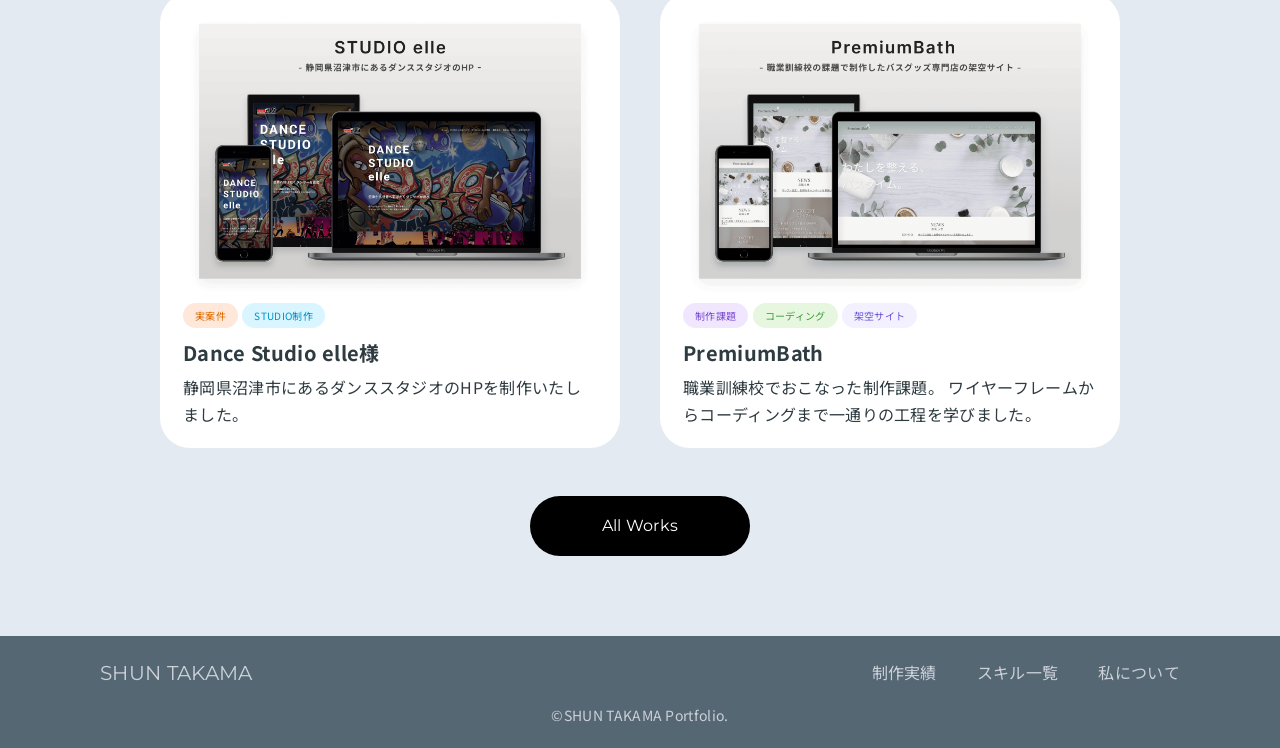
<file: works-hmt-shampoo.html>
<!DOCTYPE html>
<html lang="ja">

<head>
    <meta charset="UTF-8">
    <meta name="viewport" content="width=device-width, initial-scale=1.0">
    <title>シャンプーECサイト制作課題 | 制作実績 | SHUN TAKAMA</title>
    <meta name="description" content="高間駿のポートフォリオサイトです。メンタリングサービス「HelloMentor」のシャンプーECサイト制作課題についてご紹介します。">

    <!-- favicon/webclipicon -->
    <link rel="icon" href="favicon.ico" />
    <link rel="apple-touch-icon" href="webclip.png" />

    <!-- ogp -->
    <meta property="og:site_name" content="シャンプーECサイト制作課題 | 制作実績 | SHUN TAKAMA" />
    <meta property="og:url" content="https://shun-takama.site/works-hmt-shampoo.html" />
    <meta property="og:type" content="website" />
    <meta property="og:title" content="シャンプーECサイト制作課題 | 制作実績 | SHUN TAKAMA" />
    <meta property="og:description" content="高間駿のポートフォリオサイトです。メンタリングサービス「HelloMentor」のシャンプーECサイト制作課題についてご紹介します。" />
    <meta property="og:image" content="https://shun-takama.site/img/ogp.png">
    <meta property="og:locale" content="ja_JP" />
    <meta name="twitter:card" content="summary_large_image" />
    <meta name="twitter:description" content="高間駿のポートフォリオサイトです。メンタリングサービス「HelloMentor」のシャンプーECサイト制作課題についてご紹介します。" />
    <meta name="twitter:image" content="https://shun-takama.site/img/ogp.png">

    <!-- google fonts -->
    <link rel="preconnect" href="https://fonts.googleapis.com">
    <link rel="preconnect" href="https://fonts.gstatic.com" crossorigin>
    <link href="https://fonts.googleapis.com/css2?family=Montserrat:wght@400;700&family=Noto+Sans+JP&display=swap"
        rel="stylesheet">

    <!-- css -->
    <link rel="stylesheet" href="css/style.css" />

    <!-- js -->
    <script type="module" src="js/main.js"></script>
</head>

<body>
    <header class="header">
        <div class="header-wrapper">
            <div class="header-logo">
                <a href="index.html">
                    <span>SHUN</span>
                    <span>TAKAMA</span>
                </a>
            </div>
            <nav class="header-nav js-nav">
                <ul class="header-nav-list">
                    <li>
                        <a href="index.html#top-works">制作実績</a>
                    </li>
                    <li>
                        <a href="index.html#top-skills">スキル一覧</a>
                    </li>
                    <li>
                        <a href="index.html#top-profile">私について</a>
                    </li>
                </ul>
            </nav>
            <button class="c-hamburger js-hamburger" aria-label="メニューを開く">
                <span></span>
                <span></span>
                <span></span>
            </button>
        </div>
    </header>

    <main>
        <!-- ↓↓↓キービジュアル↓↓↓ -->
        <div class="c-kv c-kv--sm">
            <div class="c-kv-bg"></div>
            <div class="c-kv-contents c-kv-contents--sm">
                <p class="c-kv-title">Works</p>
                <h1 class="c-page-kv-subtitle">制作実績</h1>
            </div>
        </div>
        <!-- ↑↑↑キービジュアル↑↑↑ -->

        <!-- ↓↓↓ファーストビュー↓↓↓ -->
        <section class="works-detail-fv">
            <div class="l-container-s u-ptb">
                <div class="works-detail-fv-contents">
                    <div class="works-detail-fv-head">
                        <h2 class="works-detail-fv-title">「Hello Mentor」制作課題<span>シャンプーECサイト</span></h2>
                        <img src="img/pic-work-shampoo.png" width="1080" height="750"
                            alt="メンタリングサービス「HelloMentor」シャンプーECサイトの制作課題">
                    </div>
                    <div class="works-detail-fv-link-button u-mt">
                        <a class="c-button c-button--white c-button--external"
                            href="https://shun-takama.github.io/hellomentor-shampoo-site/" target="_blank"
                            rel="noopener noreferrer">
                            <span>Webサイト</span>
                            <svg class="c-button-icon" viewBox="0 0 24 24">
                                <path
                                    d="M20,11a1,1,0,0,0-1,1v6a1,1,0,0,1-1,1H6a1,1,0,0,1-1-1V6A1,1,0,0,1,6,5h6a1,1,0,0,0,0-2H6A3,3,0,0,0,3,6V18a3,3,0,0,0,3,3H18a3,3,0,0,0,3-3V12A1,1,0,0,0,20,11Z" />
                                <path
                                    d="M16,5h1.58l-6.29,6.28a1,1,0,0,0,0,1.42,1,1,0,0,0,1.42,0L19,6.42V8a1,1,0,0,0,1,1h0a1,1,0,0,0,1-1V4a1,1,0,0,0-1-1L16,3h0a1,1,0,0,0,0,2Z" />
                            </svg>
                        </a>
                        <a class="c-button c-button--black c-button--external"
                            href="https://github.com/shun-takama/hellomentor-shampoo-site" target="_blank"
                            rel="noopener noreferrer">
                            <span>GitHub</span>
                            <svg class="c-button-icon" viewBox="0 0 24 24">
                                <path
                                    d="M20,11a1,1,0,0,0-1,1v6a1,1,0,0,1-1,1H6a1,1,0,0,1-1-1V6A1,1,0,0,1,6,5h6a1,1,0,0,0,0-2H6A3,3,0,0,0,3,6V18a3,3,0,0,0,3,3H18a3,3,0,0,0,3-3V12A1,1,0,0,0,20,11Z" />
                                <path
                                    d="M16,5h1.58l-6.29,6.28a1,1,0,0,0,0,1.42,1,1,0,0,0,1.42,0L19,6.42V8a1,1,0,0,0,1,1h0a1,1,0,0,0,1-1V4a1,1,0,0,0-1-1L16,3h0a1,1,0,0,0,0,2Z" />
                            </svg>
                        </a>
                    </div>
                    <p class="works-detail-fv-textbox u-mt">
                        <span class="works-detail-fv-comment">メンタリングサービス「Hello Mentor」の課題として制作。</span>
                        <span class="works-detail-fv-comment">デザインカンプをもとにHTML/CSSで実装し、レビューを受けながら改善をおこないました。</span>
                    </p>
                    <p class="works-detail-fv-linkbox">
                        <span>活用サービス</span>
                        <a class="works-detail-fv-link" href="https://hellomentor.jp/" target="_blank"
                            rel="noopener noreferrer">
                            <span>「Hello Mentor」</span>
                        </a>
                    </p>
                </div>
            </div>
        </section>
        <!-- ↑↑↑ファーストビュー↑↑↑ -->

        <!-- ↓↓↓概要↓↓↓ -->
        <section class="works-detail-about">
            <div class="l-container u-ptb">
                <div class="c-section-title">
                    <p class="c-section-title-en">About</p>
                    <h2 class="c-section-title-ja">制作概要</h2>
                </div>
                <div class="works-detail-about-databox u-mt">
                    <dl class="works-detail-about-data">
                        <dt>デザイン</dt>
                        <dd>配布されるFigmaデザインカンプをもとに実装</dd>
                    </dl>
                    <dl class="works-detail-about-data">
                        <dt>コーディング</dt>
                        <dd>拡張機能「PerfectPixel」を用いたピクセルパーフェクトでのコーディング</dd>
                    </dl>
                    <dl class="works-detail-about-data">
                        <dt>レスポンシブ</dt>
                        <dd>中間サイズはデザインカンプ無しのため、デザイン意図を汲み取りながら調整</dd>
                    </dl>
                </div>
            </div>
        </section>
        <!-- ↑↑↑概要↑↑↑ -->

        <!-- ↓↓↓制作のポイント↓↓↓ -->
        <section class="works-detail-point">
            <div class="l-container u-ptb">
                <div class="c-section-title">
                    <p class="c-section-title-en">Point</p>
                    <h2 class="c-section-title-ja">意識したポイント</h2>
                </div>
                <div class="works-detail-point-contents u-mt">
                    <h3 class="works-detail-point-title">BEMやFLOCSSを活用したCSS設計</h3>
                    <p class="works-detail-point-description">
                        BEMやFLOCSSを活用し、保守性・再利用性を意識したCSS設計をおこないました。
                        ボタンやセクションタイトルなどの共通パーツはコンポーネント化して管理し、効率的に再利用できる構成としています。
                        また、クラス設計を整理することで、修正や機能追加にも対応しやすい構成を心掛けました。
                    </p>
                </div>
                <div class="works-detail-point-contents u-mt">
                    <h3 class="works-detail-point-title">スマートフォン/タブレット/PC 表示のレスポンシブ対応</h3>
                    <p class="works-detail-point-description">
                        スマートフォン・タブレット・PCそれぞれの表示を考慮し、閲覧環境に応じて最適なレイアウトとなるようレスポンシブ対応をおこないました。
                    </p>
                </div>
                <div class="works-detail-point-contents u-mt">
                    <h3 class="works-detail-point-title">ピクセルパーフェクトでのコーディング</h3>
                    <p class="works-detail-point-description">
                        デザインカンプの余白やサイズ、配置を細部まで確認し、デザインの再現性を意識したピクセルパーフェクトでのコーディングをおこないました。
                    </p>
                </div>
                <div class="works-detail-point-contents u-mt">
                    <h3 class="works-detail-point-title">レイアウト差異を考慮した実装</h3>
                    <p class="works-detail-point-description">
                        ヘッダーはPCとスマートフォンでレイアウトが大きく異なるため、不要なマークアップやスタイルの重複を避けながら実装しました。
                        共通化できる部分はまとめることで、保守性と可読性を意識した構成としています
                    </p>
                </div>
            </div>
        </section>
        <!-- ↑↑↑制作のポイント↑↑↑ -->

        <!-- ↓↓↓その他制作実績↓↓↓ -->
        <section class="works-detail-other">
            <div class="l-container-s u-ptb">
                <div class="c-section-title">
                    <p class="c-section-title-en">Others</p>
                    <h2 class="c-section-title-ja">その他制作実績</h2>
                </div>
                <div class="works-detail-other-contents u-mt">
                    <a href="works-studioelle.html" class="c-works-card-link">
                        <article class="c-works-card">
                            <div class="c-works-card-wrapper">
                                <img src="img/pic-work-studioelle.png" width="323" height="224" alt="">
                                <div class="c-category-contents">
                                    <ul class="c-category-list">
                                        <li class="c-category-item c-category-item--client">
                                            実案件
                                        </li>
                                        <li class="c-category-item c-category-item--studio">
                                            STUDIO制作
                                        </li>
                                    </ul>
                                    <div class="c-works-card-textbox">
                                        <h3 class="c-works-card-title">Dance Studio elle様</h3>
                                        <p class="c-works-card-description">
                                            静岡県沼津市にあるダンススタジオのHPを制作いたしました。
                                        </p>
                                    </div>
                                </div>
                            </div>
                        </article>
                    </a>
                    <a href="works-premiumbath.html" class="c-works-card-link">
                        <article class="c-works-card">
                            <div class="c-works-card-wrapper">
                                <img src="img/pic-work-premiumbath.png" width="323" height="224" alt="">
                                <div class="c-category-contents">
                                    <ul class="c-category-list">
                                        <li class="c-category-item c-category-item--practice">
                                            制作課題
                                        </li>
                                        <li class="c-category-item c-category-item--coding">
                                            コーディング
                                        </li>
                                        <li class="c-category-item c-category-item--fiction">
                                            架空サイト
                                        </li>
                                    </ul>
                                    <div class="c-works-card-textbox">
                                        <h3 class="c-works-card-title">PremiumBath</h3>
                                        <p class="c-works-card-description">
                                            <span>職業訓練校でおこなった制作課題。</span>
                                            <span>ワイヤーフレームからコーディングまで一通りの工程を学びました。</span>
                                        </p>
                                    </div>
                                </div>
                            </div>
                        </article>
                    </a>
                </div>
                <a class="c-button c-button--center c-button--black u-mt" href="index.html#top-works">All Works</a>
            </div>
        </section>
        <!-- ↑↑↑その他制作実績↑↑↑ -->
    </main>

    <footer class="footer">
        <div class="l-container">
            <div class="footer-wrapper">
                <p class="footer-logo">
                    <a href="index.html">
                        <span>SHUN</span>
                        <span>TAKAMA</span>
                    </a>
                </p>
                <ul class="footer-nav">
                    <li>
                        <a href="index.html#top-works">制作実績</a>
                    </li>
                    <li>
                        <a href="index.html#top-skills">スキル一覧</a>
                    </li>
                    <li>
                        <a href="index.html#top-profile">私について</a>
                    </li>
                </ul>
                <p class="footer-copyright-wrapper">
                    <small class="footer-copyright">&copy;SHUN TAKAMA Portfolio.</small>
                </p>
            </div>
        </div>
    </footer>
</body>

</html>
</file>
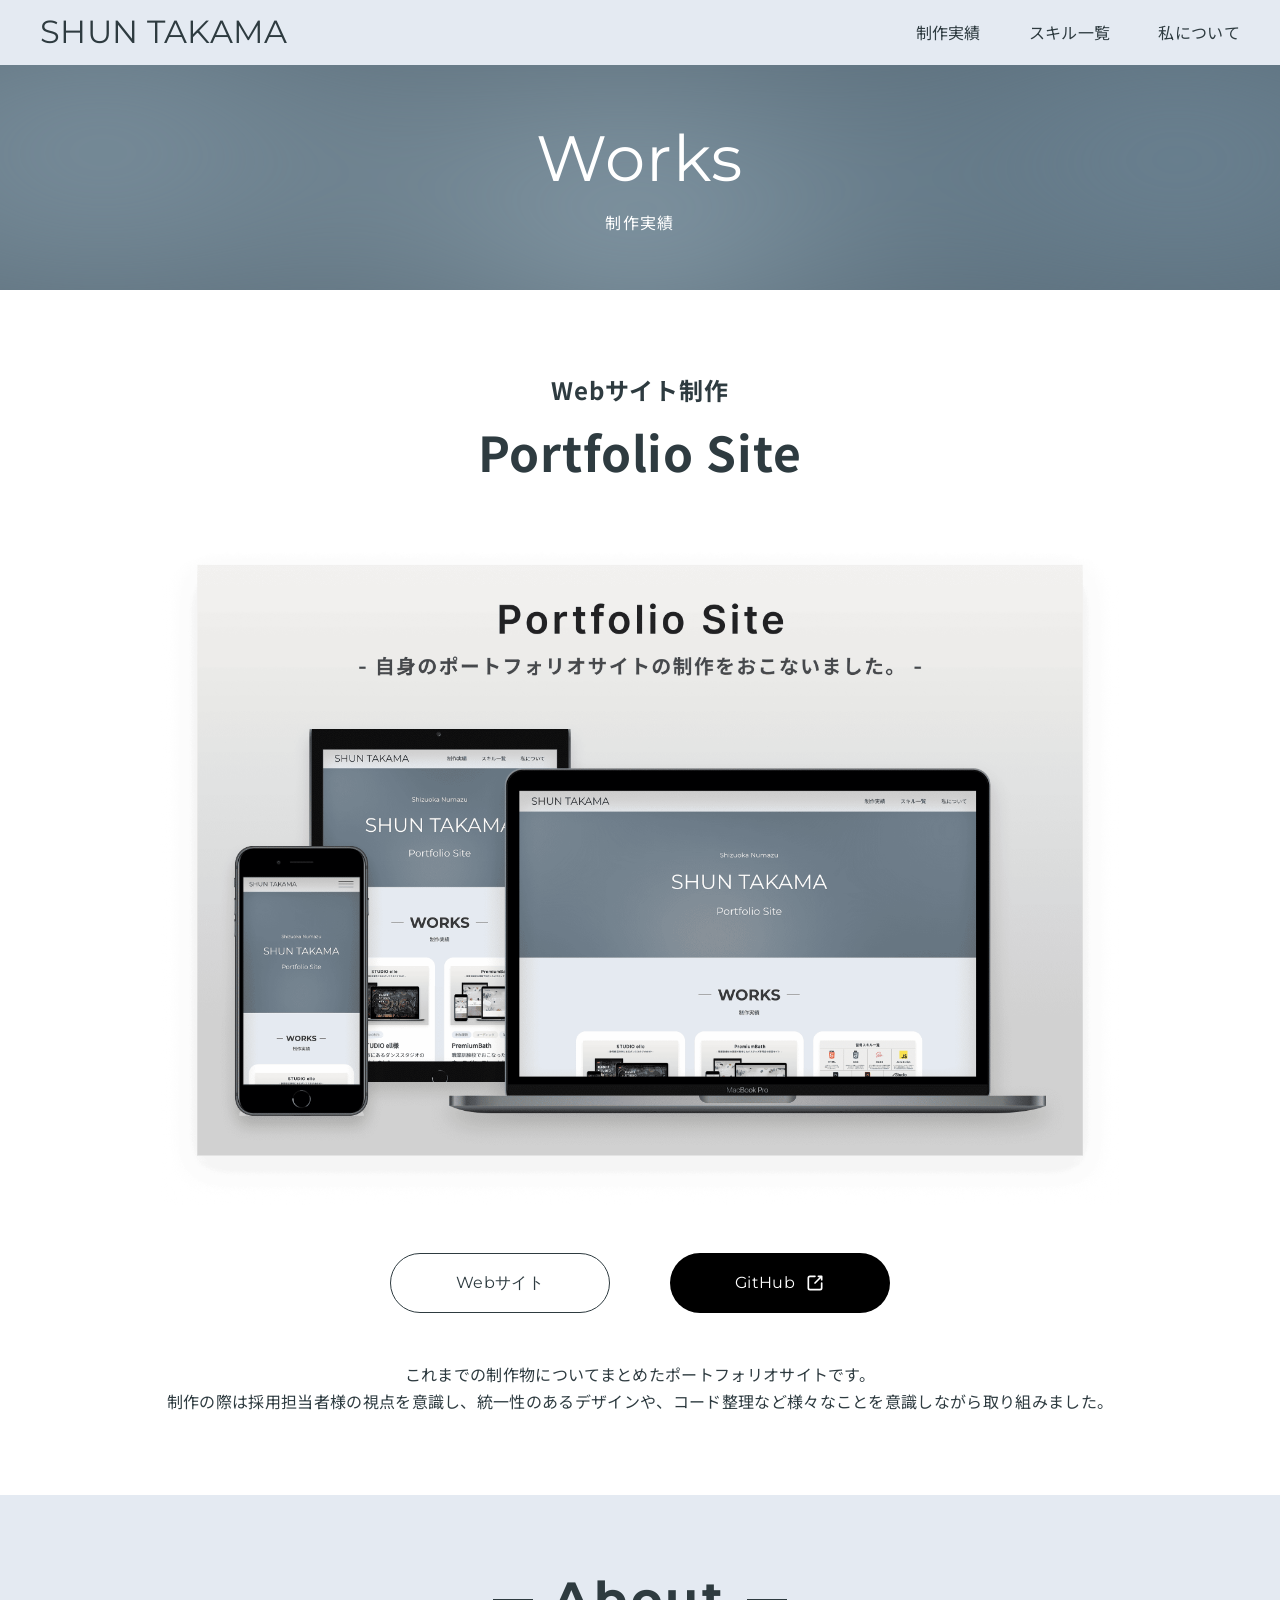
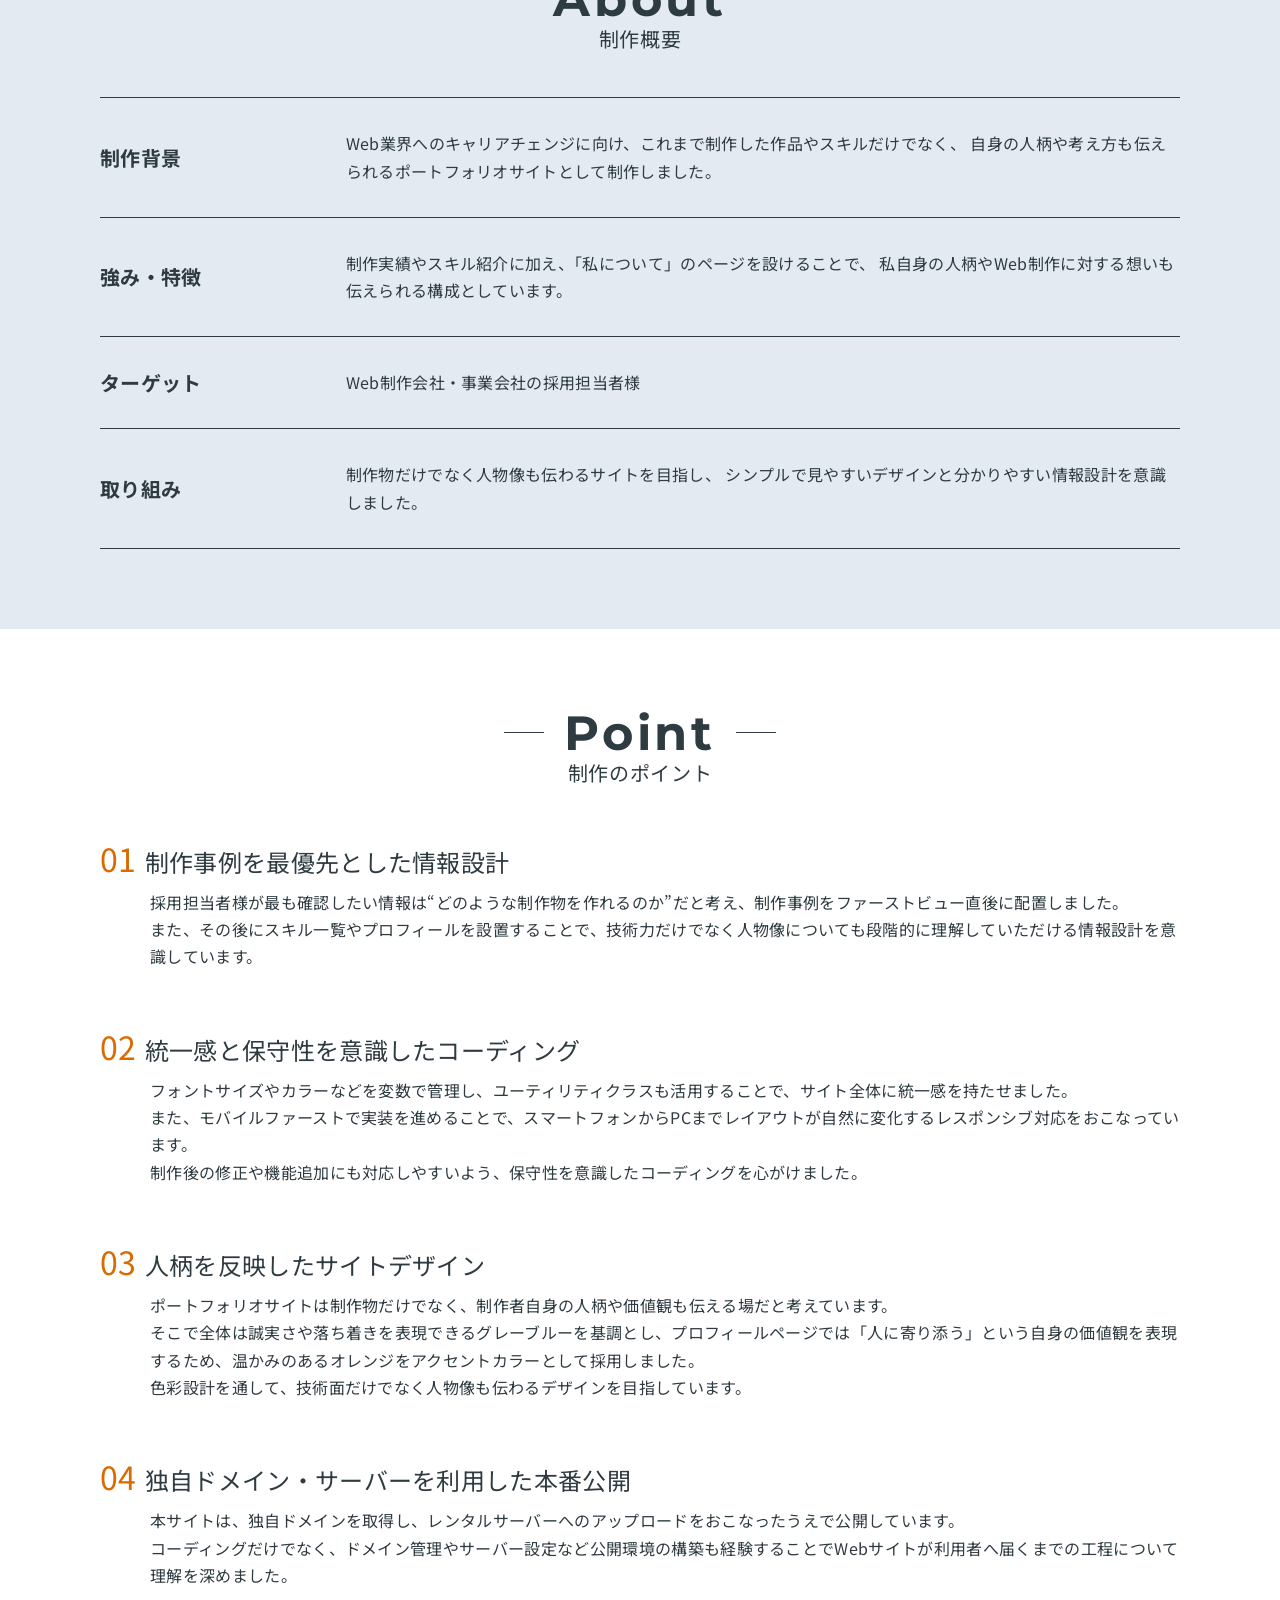
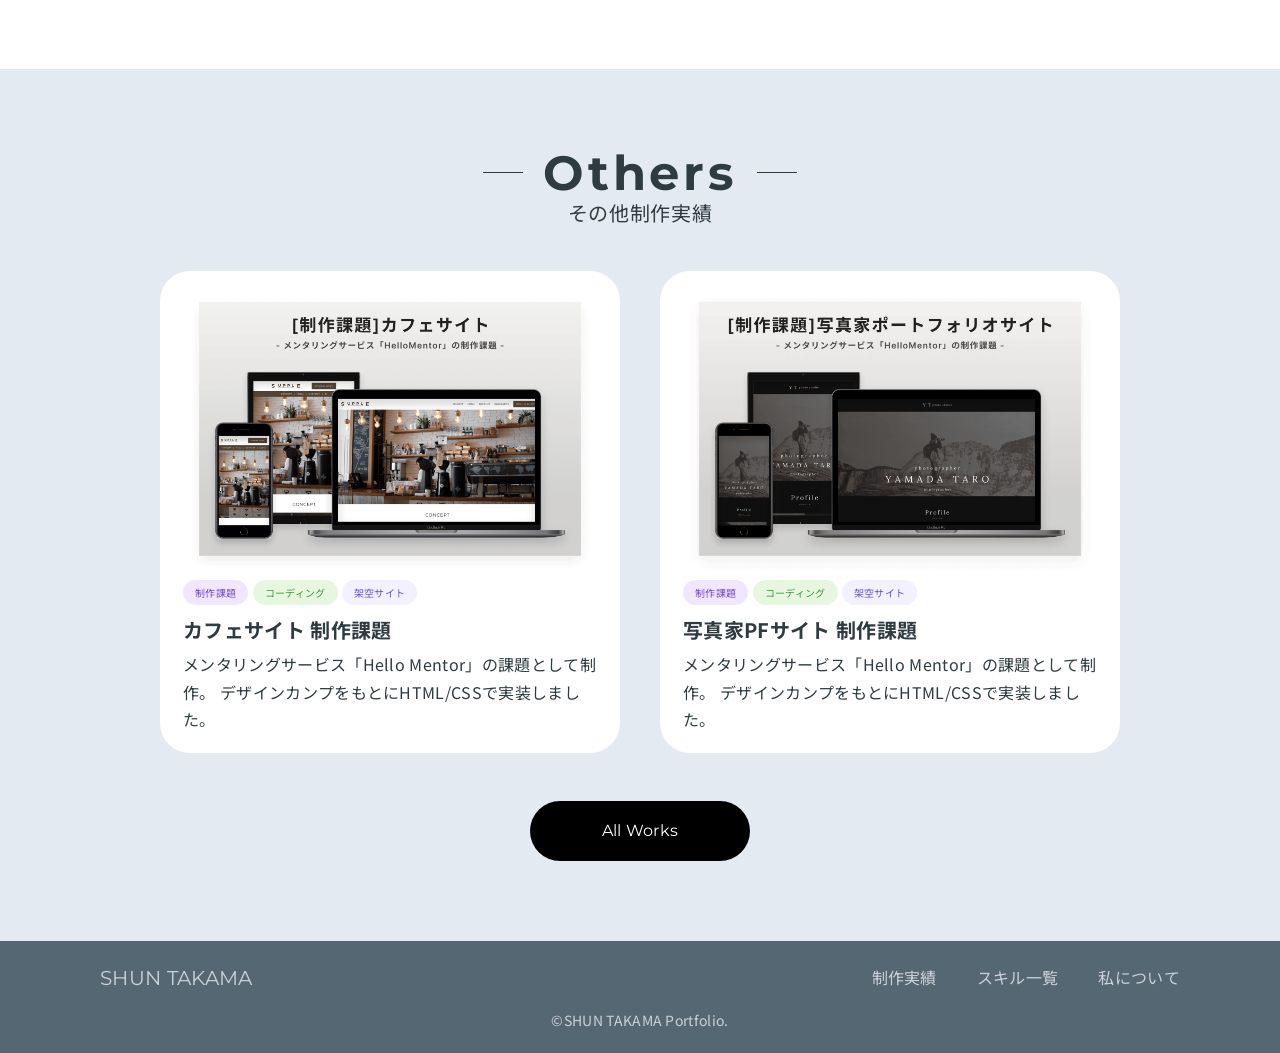
<file: works-portfolio.html>
<!DOCTYPE html>
<html lang="ja">

<head>
    <meta charset="UTF-8">
    <meta name="viewport" content="width=device-width, initial-scale=1.0">
    <title>ポートフォリオサイト | 制作実績 | SHUN TAKAMA</title>
    <meta name="description" content="高間駿のポートフォリオサイトです。自身のポートフォリオサイト制作についての詳細をご紹介します。">

    <!-- favicon/webclipicon -->
    <link rel="icon" href="favicon.ico" />
    <link rel="apple-touch-icon" href="webclip.png" />

    <!-- ogp -->
    <meta property="og:site_name" content="ポートフォリオサイト | 制作実績 | SHUN TAKAMA" />
    <meta property="og:url" content="https://shun-takama.site/works-portfolio.html" />
    <meta property="og:type" content="website" />
    <meta property="og:title" content="ポートフォリオサイト | 制作実績 | SHUN TAKAMA" />
    <meta property="og:description" content="高間駿のポートフォリオサイトです。自身のポートフォリオサイト制作についての詳細をご紹介します。" />
    <meta property="og:image" content="https://shun-takama.site/img/ogp.png">
    <meta property="og:locale" content="ja_JP" />
    <meta name="twitter:card" content="summary_large_image" />
    <meta name="twitter:description" content="高間駿のポートフォリオサイトです。自身のポートフォリオサイト制作についての詳細をご紹介します。" />
    <meta name="twitter:image" content="https://shun-takama.site/img/ogp.png">

    <!-- google fonts -->
    <link rel="preconnect" href="https://fonts.googleapis.com">
    <link rel="preconnect" href="https://fonts.gstatic.com" crossorigin>
    <link href="https://fonts.googleapis.com/css2?family=Montserrat:wght@400;700&family=Noto+Sans+JP&display=swap"
        rel="stylesheet">

    <!-- css -->
    <link rel="stylesheet" href="css/style.css" />

    <!-- js -->
    <script type="module" src="js/main.js"></script>
</head>

<body>
    <header class="header">
        <div class="header-wrapper">
            <div class="header-logo">
                <a href="index.html">
                    <span>SHUN</span>
                    <span>TAKAMA</span>
                </a>
            </div>
            <nav class="header-nav js-nav">
                <ul class="header-nav-list">
                    <li>
                        <a href="index.html#top-works">制作実績</a>
                    </li>
                    <li>
                        <a href="index.html#top-skills">スキル一覧</a>
                    </li>
                    <li>
                        <a href="index.html#top-profile">私について</a>
                    </li>
                </ul>
            </nav>
            <button class="c-hamburger js-hamburger" aria-label="メニューを開く">
                <span></span>
                <span></span>
                <span></span>
            </button>
        </div>
    </header>

    <main>
        <!-- ↓↓↓キービジュアル↓↓↓ -->
        <div class="c-kv c-kv--sm">
            <div class="c-kv-bg"></div>
            <div class="c-kv-contents c-kv-contents--sm">
                <p class="c-kv-title">Works</p>
                <h1 class="c-page-kv-subtitle">制作実績</h1>
            </div>
        </div>
        <!-- ↑↑↑キービジュアル↑↑↑ -->

        <!-- ↓↓↓ファーストビュー↓↓↓ -->
        <section class="works-detail-fv">
            <div class="l-container-s u-ptb">
                <div class="works-detail-fv-contents">
                    <div class="works-detail-fv-head">
                        <h2 class="works-detail-fv-title">Webサイト制作<span>Portfolio Site</span></h2>
                        <img src="img/pic-work-portfolio.png" width="1080" height="750" alt="自身のポートフォリオサイトの制作">
                    </div>
                    <div class="works-detail-fv-link-button u-mt">
                        <a class="c-button c-button--white" href="index.html">Webサイト</a>
                        <a class="c-button c-button--black c-button--external"
                            href="https://github.com/shun-takama/SHUN-TAKAMA_PortfolioSite.git" target="_blank"
                            rel="noopener noreferrer">
                            <span>GitHub</span>
                            <svg class="c-button-icon" viewBox="0 0 24 24">
                                <path
                                    d="M20,11a1,1,0,0,0-1,1v6a1,1,0,0,1-1,1H6a1,1,0,0,1-1-1V6A1,1,0,0,1,6,5h6a1,1,0,0,0,0-2H6A3,3,0,0,0,3,6V18a3,3,0,0,0,3,3H18a3,3,0,0,0,3-3V12A1,1,0,0,0,20,11Z" />
                                <path
                                    d="M16,5h1.58l-6.29,6.28a1,1,0,0,0,0,1.42,1,1,0,0,0,1.42,0L19,6.42V8a1,1,0,0,0,1,1h0a1,1,0,0,0,1-1V4a1,1,0,0,0-1-1L16,3h0a1,1,0,0,0,0,2Z" />
                            </svg>
                        </a>
                    </div>
                    <p class="works-detail-fv-textbox u-mt">
                        <span class="works-detail-fv-comment">これまでの制作物についてまとめたポートフォリオサイトです。</span>
                        <span class="works-detail-fv-comment">
                            制作の際は採用担当者様の視点を意識し、統一性のあるデザインや、コード整理など様々なことを意識しながら取り組みました。
                        </span>
                    </p>
                </div>
            </div>
        </section>
        <!-- ↑↑↑ファーストビュー↑↑↑ -->

        <!-- ↓↓↓概要↓↓↓ -->
        <section class="works-detail-about">
            <div class="l-container u-ptb">
                <div class="c-section-title">
                    <p class="c-section-title-en">About</p>
                    <h2 class="c-section-title-ja">制作概要</h2>
                </div>
                <div class="works-detail-about-databox u-mt">
                    <dl class="works-detail-about-data">
                        <dt>制作背景</dt>
                        <dd>
                            Web業界へのキャリアチェンジに向け、これまで制作した作品やスキルだけでなく、
                            自身の人柄や考え方も伝えられるポートフォリオサイトとして制作しました。
                        </dd>
                    </dl>
                    <dl class="works-detail-about-data">
                        <dt>強み・特徴</dt>
                        <dd>
                            制作実績やスキル紹介に加え、「私について」のページを設けることで、
                            私自身の人柄やWeb制作に対する想いも伝えられる構成としています。
                        </dd>
                    </dl>
                    <dl class="works-detail-about-data">
                        <dt>ターゲット</dt>
                        <dd>Web制作会社・事業会社の採用担当者様</dd>
                    </dl>
                    <dl class="works-detail-about-data">
                        <dt>取り組み</dt>
                        <dd>
                            制作物だけでなく人物像も伝わるサイトを目指し、
                            シンプルで見やすいデザインと分かりやすい情報設計を意識しました。
                        </dd>
                    </dl>
                </div>
            </div>
        </section>
        <!-- ↑↑↑概要↑↑↑ -->

        <!-- ↓↓↓制作のポイント↓↓↓ -->
        <section class="works-detail-point">
            <div class="l-container u-ptb">
                <div class="c-section-title">
                    <p class="c-section-title-en">Point</p>
                    <h2 class="c-section-title-ja">制作のポイント</h2>
                </div>
                <div class="works-detail-point-contents u-mt">
                    <h3 class="works-detail-point-title">制作事例を最優先とした情報設計</h3>
                    <p class="works-detail-point-description">
                        採用担当者様が最も確認したい情報は“どのような制作物を作れるのか”だと考え、制作事例をファーストビュー直後に配置しました。<br>
                        また、その後にスキル一覧やプロフィールを設置することで、技術力だけでなく人物像についても段階的に理解していただける情報設計を意識しています。
                    </p>
                </div>
                <div class="works-detail-point-contents u-mt">
                    <h3 class="works-detail-point-title">統一感と保守性を意識したコーディング</h3>
                    <p class="works-detail-point-description">
                        フォントサイズやカラーなどを変数で管理し、ユーティリティクラスも活用することで、サイト全体に統一感を持たせました。<br>
                        また、モバイルファーストで実装を進めることで、スマートフォンからPCまでレイアウトが自然に変化するレスポンシブ対応をおこなっています。<br>
                        制作後の修正や機能追加にも対応しやすいよう、保守性を意識したコーディングを心がけました。
                    </p>
                </div>
                <div class="works-detail-point-contents u-mt">
                    <h3 class="works-detail-point-title">人柄を反映したサイトデザイン</h3>
                    <p class="works-detail-point-description">
                        ポートフォリオサイトは制作物だけでなく、制作者自身の人柄や価値観も伝える場だと考えています。<br>
                        そこで全体は誠実さや落ち着きを表現できるグレーブルーを基調とし、プロフィールページでは「人に寄り添う」という自身の価値観を表現するため、温かみのあるオレンジをアクセントカラーとして採用しました。<br>
                        色彩設計を通して、技術面だけでなく人物像も伝わるデザインを目指しています。
                    </p>
                </div>
                <div class="works-detail-point-contents u-mt">
                    <h3 class="works-detail-point-title">独自ドメイン・サーバーを利用した本番公開</h3>
                    <p class="works-detail-point-description">
                        本サイトは、独自ドメインを取得し、レンタルサーバーへのアップロードをおこなったうえで公開しています。<br>
                        コーディングだけでなく、ドメイン管理やサーバー設定など公開環境の構築も経験することでWebサイトが利用者へ届くまでの工程について理解を深めました。
                    </p>
                </div>
            </div>
        </section>
        <!-- ↑↑↑制作のポイント↑↑↑ -->

        <!-- ↓↓↓その他制作実績↓↓↓ -->
        <section class="works-detail-other">
            <div class="l-container-s u-ptb">
                <div class="c-section-title">
                    <p class="c-section-title-en">Others</p>
                    <h2 class="c-section-title-ja">その他制作実績</h2>
                </div>
                <div class="works-detail-other-contents u-mt">
                    <a href="works-hmt-cafe.html" class="c-works-card-link">
                        <article class="c-works-card">
                            <div class="c-works-card-wrapper">
                                <img src="img/pic-work-cafesite.png" width="323" height="224" alt="">
                                <div class="c-category-contents">
                                    <ul class="c-category-list">
                                        <li class="c-category-item c-category-item--practice">
                                            制作課題
                                        </li>
                                        <li class="c-category-item c-category-item--coding">
                                            コーディング
                                        </li>
                                        <li class="c-category-item c-category-item--fiction">
                                            架空サイト
                                        </li>
                                    </ul>
                                    <div class="c-works-card-textbox">
                                        <h3 class="c-works-card-title">カフェサイト 制作課題</h3>
                                        <p class="c-works-card-description">
                                            <span>メンタリングサービス「Hello Mentor」の課題として制作。</span>
                                            <span>デザインカンプをもとにHTML/CSSで実装しました。</span>
                                        </p>
                                    </div>
                                </div>
                            </div>
                        </article>
                    </a>
                    <a href="works-hmt-photographer.html" class="c-works-card-link">
                        <article class="c-works-card">
                            <div class="c-works-card-wrapper">
                                <img src="img/pic-work-photographer.png" width="323" height="224" alt="">
                                <div class="c-category-contents">
                                    <ul class="c-category-list">
                                        <li class="c-category-item c-category-item--practice">
                                            制作課題
                                        </li>
                                        <li class="c-category-item c-category-item--coding">
                                            コーディング
                                        </li>
                                        <li class="c-category-item c-category-item--fiction">
                                            架空サイト
                                        </li>
                                    </ul>
                                    <div class="c-works-card-textbox">
                                        <h3 class="c-works-card-title">写真家PFサイト 制作課題</h3>
                                        <p class="c-works-card-description">
                                            <span>メンタリングサービス「Hello Mentor」の課題として制作。</span>
                                            <span>デザインカンプをもとにHTML/CSSで実装しました。</span>
                                        </p>
                                    </div>
                                </div>
                            </div>
                        </article>
                    </a>
                </div>
                <a class="c-button c-button--center c-button--black u-mt" href="index.html#top-works">All Works</a>
            </div>
        </section>
        <!-- ↑↑↑その他制作実績↑↑↑ -->
    </main>

    <footer class="footer">
        <div class="l-container">
            <div class="footer-wrapper">
                <p class="footer-logo">
                    <a href="index.html">
                        <span>SHUN</span>
                        <span>TAKAMA</span>
                    </a>
                </p>
                <ul class="footer-nav">
                    <li>
                        <a href="index.html#top-works">制作実績</a>
                    </li>
                    <li>
                        <a href="index.html#top-skills">スキル一覧</a>
                    </li>
                    <li>
                        <a href="index.html#top-profile">私について</a>
                    </li>
                </ul>
                <p class="footer-copyright-wrapper">
                    <small class="footer-copyright">&copy;SHUN TAKAMA Portfolio.</small>
                </p>
            </div>
        </div>
    </footer>
</body>

</html>
</file>
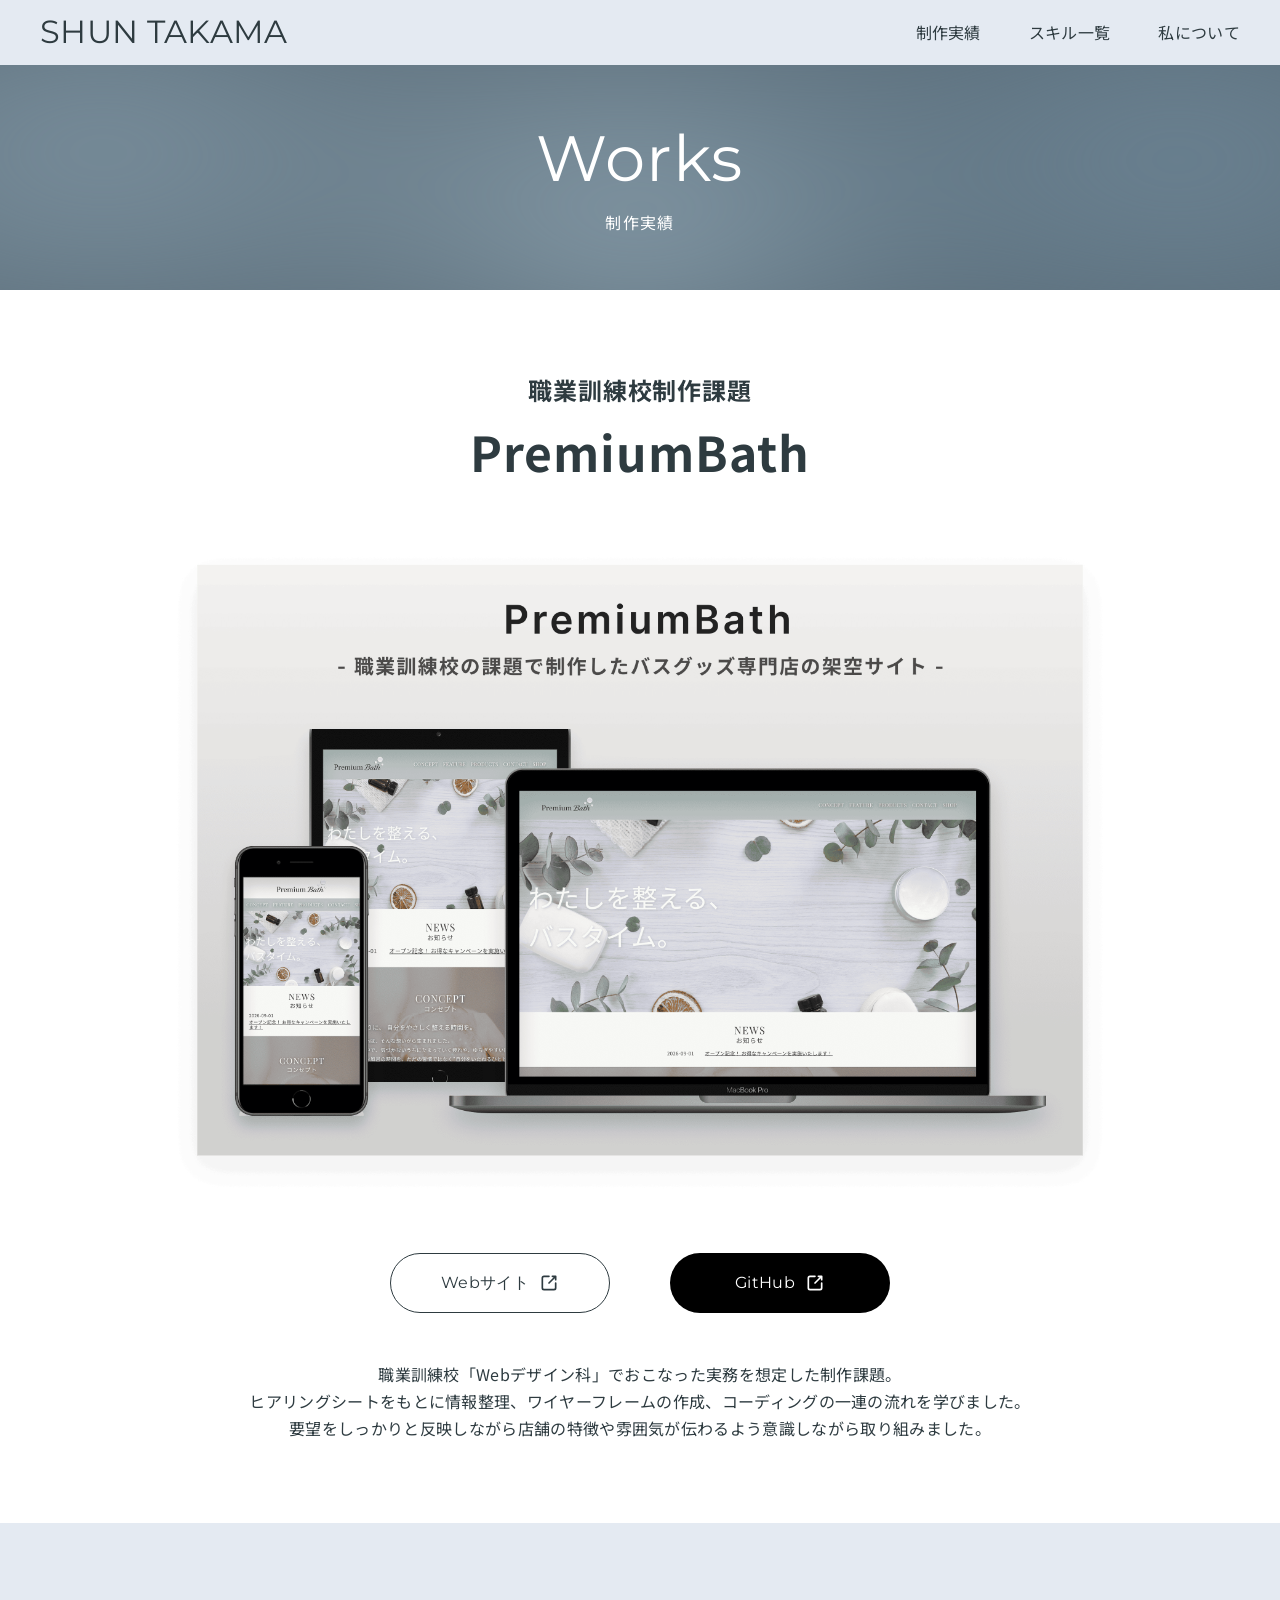
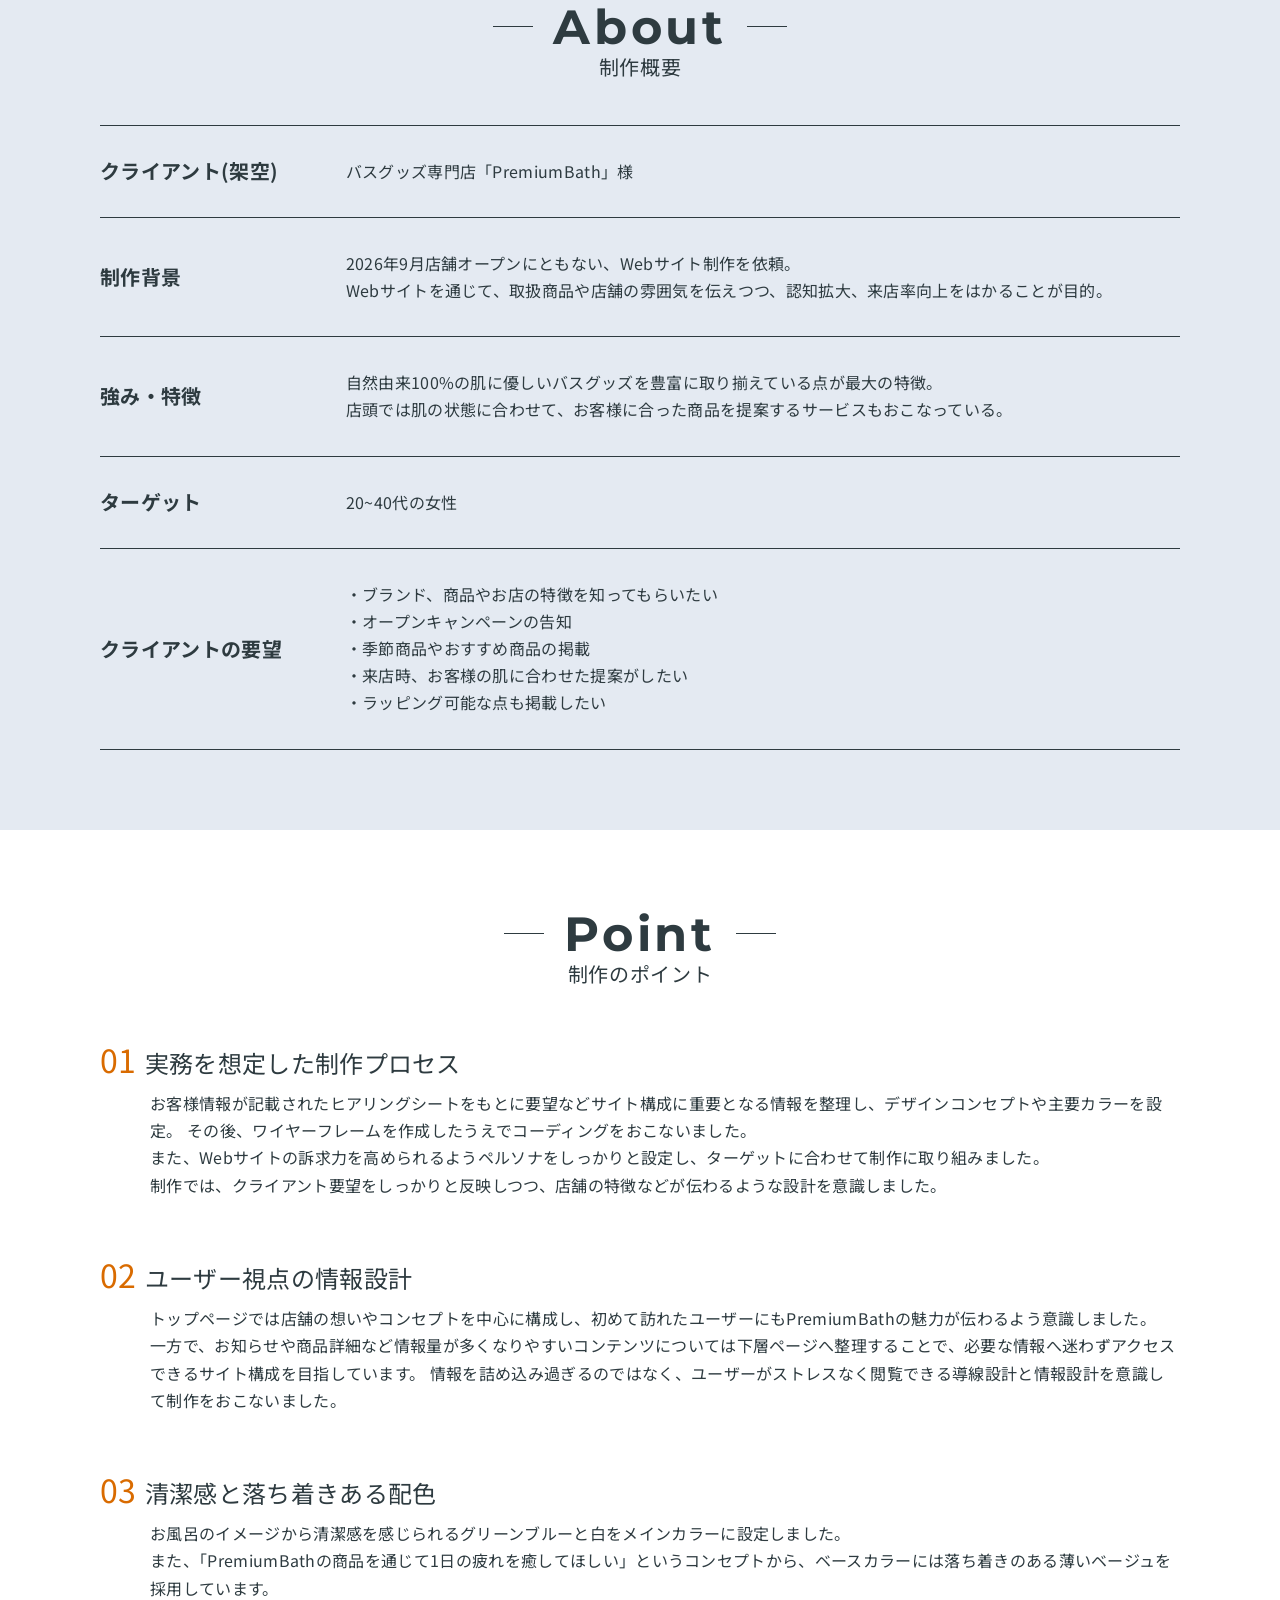
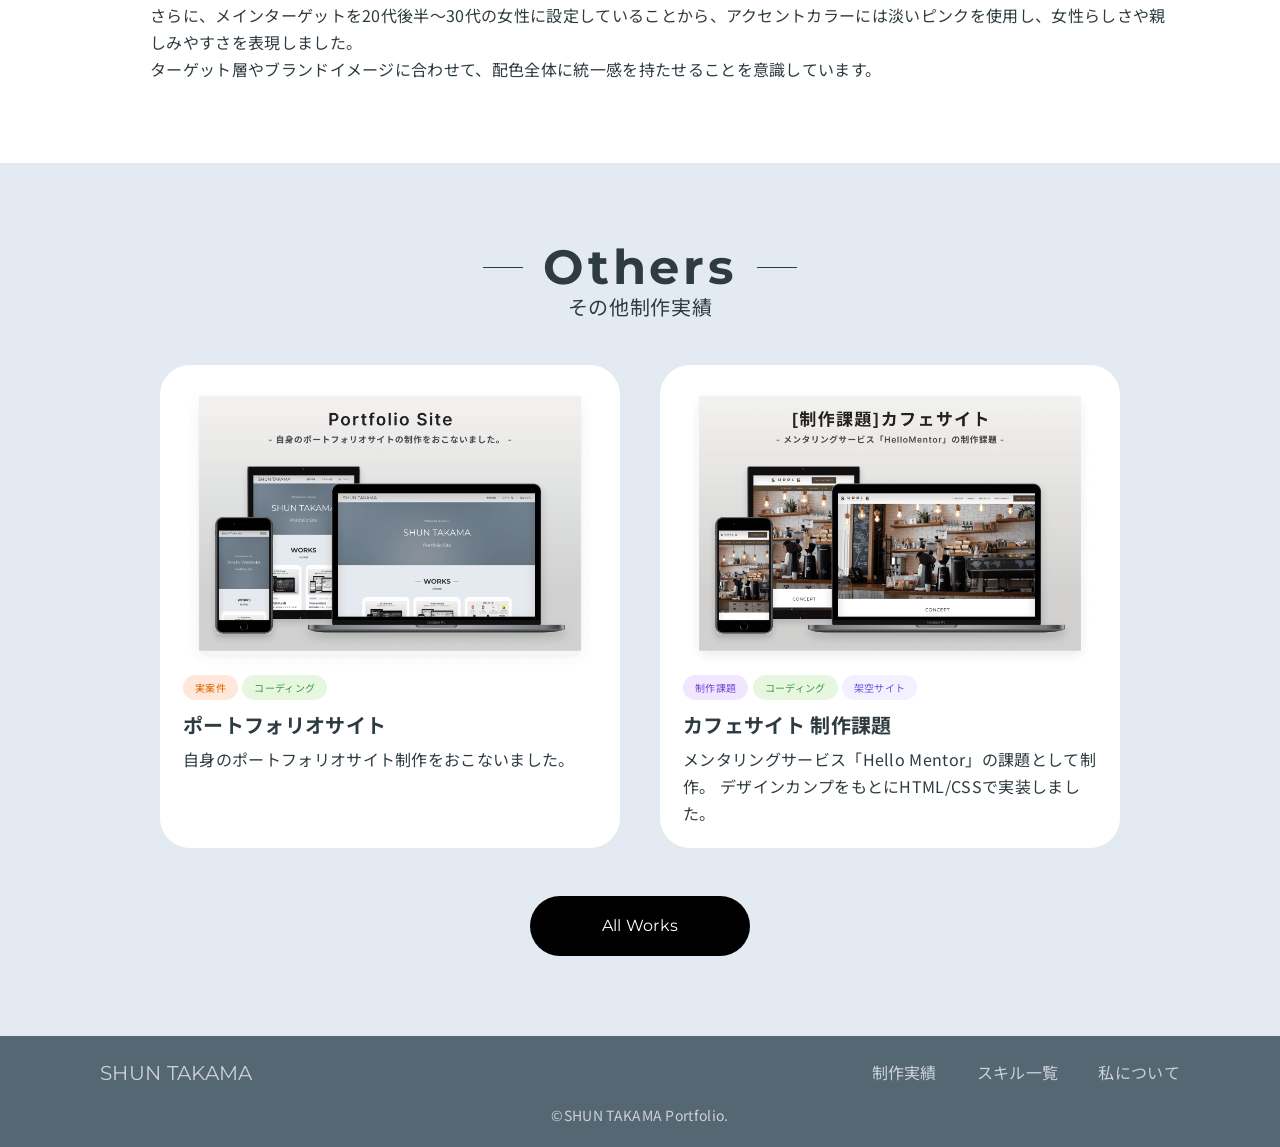
<file: works-premiumbath.html>
<!DOCTYPE html>
<html lang="ja">

<head>
    <meta charset="UTF-8">
    <meta name="viewport" content="width=device-width, initial-scale=1.0">
    <title>PremiumBath | 制作実績 | SHUN TAKAMA</title>
    <meta name="description" content="高間駿のポートフォリオサイトです。職業訓練校制作課題「PremiumBath」サイト制作についての詳細をご紹介します。">

    <!-- favicon/webclipicon -->
    <link rel="icon" href="favicon.ico" />
    <link rel="apple-touch-icon" href="webclip.png" />

    <!-- ogp -->
    <meta property="og:site_name" content="PremiumBath | 制作実績 | SHUN TAKAMA" />
    <meta property="og:url" content="https://shun-takama.site/works-premiumbath.html" />
    <meta property="og:type" content="website" />
    <meta property="og:title" content="PremiumBath | 制作実績 | SHUN TAKAMA" />
    <meta property="og:description" content="高間駿のポートフォリオサイトです。職業訓練校制作課題「PremiumBath」サイト制作についての詳細をご紹介します。" />
    <meta property="og:image" content="https://shun-takama.site/img/ogp.png">
    <meta property="og:locale" content="ja_JP" />
    <meta name="twitter:card" content="summary_large_image" />
    <meta name="twitter:description" content="高間駿のポートフォリオサイトです。職業訓練校制作課題「PremiumBath」サイト制作についての詳細をご紹介します。" />
    <meta name="twitter:image" content="https://shun-takama.site/img/ogp.png">

    <!-- google fonts -->
    <link rel="preconnect" href="https://fonts.googleapis.com">
    <link rel="preconnect" href="https://fonts.gstatic.com" crossorigin>
    <link href="https://fonts.googleapis.com/css2?family=Montserrat:wght@400;700&family=Noto+Sans+JP&display=swap"
        rel="stylesheet">

    <!-- css -->
    <link rel="stylesheet" href="css/style.css" />

    <!-- js -->
    <script type="module" src="js/main.js"></script>
</head>

<body>
    <header class="header">
        <div class="header-wrapper">
            <div class="header-logo">
                <a href="index.html">
                    <span>SHUN</span>
                    <span>TAKAMA</span>
                </a>
            </div>
            <nav class="header-nav js-nav">
                <ul class="header-nav-list">
                    <li>
                        <a href="index.html#top-works">制作実績</a>
                    </li>
                    <li>
                        <a href="index.html#top-skills">スキル一覧</a>
                    </li>
                    <li>
                        <a href="index.html#top-profile">私について</a>
                    </li>
                </ul>
            </nav>
            <button class="c-hamburger js-hamburger" aria-label="メニューを開く">
                <span></span>
                <span></span>
                <span></span>
            </button>
        </div>
    </header>

    <main>
        <!-- ↓↓↓キービジュアル↓↓↓ -->
        <div class="c-kv c-kv--sm">
            <div class="c-kv-bg"></div>
            <div class="c-kv-contents c-kv-contents--sm">
                <p class="c-kv-title">Works</p>
                <h1 class="c-page-kv-subtitle">制作実績</h1>
            </div>
        </div>
        <!-- ↑↑↑キービジュアル↑↑↑ -->

        <!-- ↓↓↓ファーストビュー↓↓↓ -->
        <section class="works-detail-fv">
            <div class="l-container-s u-ptb">
                <div class="works-detail-fv-contents">
                    <div class="works-detail-fv-head">
                        <h2 class="works-detail-fv-title">職業訓練校制作課題<span>PremiumBath</span></h2>
                        <img src="img/pic-work-premiumbath.png" width="1080" height="750"
                            alt="職業訓練校課題サイトPremiumBathの制作">
                    </div>
                    <div class="works-detail-fv-link-button u-mt">
                        <a class="c-button c-button--white c-button--external"
                            href="https://shun-takama.github.io/PremiumBathSite/" target="_blank"
                            rel="noopener noreferrer">
                            <span>Webサイト</span>
                            <svg class="c-button-icon" viewBox="0 0 24 24">
                                <path
                                    d="M20,11a1,1,0,0,0-1,1v6a1,1,0,0,1-1,1H6a1,1,0,0,1-1-1V6A1,1,0,0,1,6,5h6a1,1,0,0,0,0-2H6A3,3,0,0,0,3,6V18a3,3,0,0,0,3,3H18a3,3,0,0,0,3-3V12A1,1,0,0,0,20,11Z" />
                                <path
                                    d="M16,5h1.58l-6.29,6.28a1,1,0,0,0,0,1.42,1,1,0,0,0,1.42,0L19,6.42V8a1,1,0,0,0,1,1h0a1,1,0,0,0,1-1V4a1,1,0,0,0-1-1L16,3h0a1,1,0,0,0,0,2Z" />
                            </svg>
                        </a>
                        <a class="c-button c-button--black c-button--external"
                            href="https://github.com/shun-takama/PremiumBathSite" target="_blank"
                            rel="noopener noreferrer">
                            <span>GitHub</span>
                            <svg class="c-button-icon" viewBox="0 0 24 24">
                                <path
                                    d="M20,11a1,1,0,0,0-1,1v6a1,1,0,0,1-1,1H6a1,1,0,0,1-1-1V6A1,1,0,0,1,6,5h6a1,1,0,0,0,0-2H6A3,3,0,0,0,3,6V18a3,3,0,0,0,3,3H18a3,3,0,0,0,3-3V12A1,1,0,0,0,20,11Z" />
                                <path
                                    d="M16,5h1.58l-6.29,6.28a1,1,0,0,0,0,1.42,1,1,0,0,0,1.42,0L19,6.42V8a1,1,0,0,0,1,1h0a1,1,0,0,0,1-1V4a1,1,0,0,0-1-1L16,3h0a1,1,0,0,0,0,2Z" />
                            </svg>
                        </a>
                    </div>
                    <p class="works-detail-fv-textbox u-mt">
                        <span class="works-detail-fv-comment">職業訓練校「Webデザイン科」でおこなった実務を想定した制作課題。</span>
                        <span class="works-detail-fv-comment">ヒアリングシートをもとに情報整理、ワイヤーフレームの作成、コーディングの一連の流れを学びました。</span>
                        <span class="works-detail-fv-comment">要望をしっかりと反映しながら店舗の特徴や雰囲気が伝わるよう意識しながら取り組みました。</span>
                    </p>
                </div>
            </div>
        </section>
        <!-- ↑↑↑ファーストビュー↑↑↑ -->

        <!-- ↓↓↓概要↓↓↓ -->
        <section class="works-detail-about">
            <div class="l-container u-ptb">
                <div class="c-section-title">
                    <p class="c-section-title-en">About</p>
                    <h2 class="c-section-title-ja">制作概要</h2>
                </div>
                <div class="works-detail-about-databox u-mt">
                    <dl class="works-detail-about-data">
                        <dt>クライアント(架空)</dt>
                        <dd>バスグッズ専門店「PremiumBath」様</dd>
                    </dl>
                    <dl class="works-detail-about-data">
                        <dt>制作背景</dt>
                        <dd>
                            2026年9月店舗オープンにともない、Webサイト制作を依頼。<br>
                            Webサイトを通じて、取扱商品や店舗の雰囲気を伝えつつ、認知拡大、来店率向上をはかることが目的。
                        </dd>
                    </dl>
                    <dl class="works-detail-about-data">
                        <dt>強み・特徴</dt>
                        <dd>
                            自然由来100%の肌に優しいバスグッズを豊富に取り揃えている点が最大の特徴。<br>
                            店頭では肌の状態に合わせて、お客様に合った商品を提案するサービスもおこなっている。
                        </dd>
                    </dl>
                    <dl class="works-detail-about-data">
                        <dt>ターゲット</dt>
                        <dd>20~40代の女性</dd>
                    </dl>
                    <dl class="works-detail-about-data">
                        <dt>クライアントの要望</dt>
                        <dd>
                            <ul class="works-detail-about-listbox">
                                <li class="works-detail-about-list">ブランド、商品やお店の特徴を知ってもらいたい</li>
                                <li class="works-detail-about-list">オープンキャンペーンの告知</li>
                                <li class="works-detail-about-list">季節商品やおすすめ商品の掲載</li>
                                <li class="works-detail-about-list">来店時、お客様の肌に合わせた提案がしたい</li>
                                <li class="works-detail-about-list">ラッピング可能な点も掲載したい</li>
                            </ul>
                        </dd>
                    </dl>
                </div>
            </div>
        </section>
        <!-- ↑↑↑概要↑↑↑ -->

        <!-- ↓↓↓制作のポイント↓↓↓ -->
        <section class="works-detail-point">
            <div class="l-container u-ptb">
                <div class="c-section-title">
                    <p class="c-section-title-en">Point</p>
                    <h2 class="c-section-title-ja">制作のポイント</h2>
                </div>
                <div class="works-detail-point-contents u-mt">
                    <h3 class="works-detail-point-title">実務を想定した制作プロセス</h3>
                    <p class="works-detail-point-description">
                        お客様情報が記載されたヒアリングシートをもとに要望などサイト構成に重要となる情報を整理し、デザインコンセプトや主要カラーを設定。
                        その後、ワイヤーフレームを作成したうえでコーディングをおこないました。<br>
                        また、Webサイトの訴求力を高められるようペルソナをしっかりと設定し、ターゲットに合わせて制作に取り組みました。<br>
                        制作では、クライアント要望をしっかりと反映しつつ、店舗の特徴などが伝わるような設計を意識しました。
                    </p>
                </div>
                <div class="works-detail-point-contents u-mt">
                    <h3 class="works-detail-point-title">ユーザー視点の情報設計</h3>
                    <p class="works-detail-point-description">
                        トップページでは店舗の想いやコンセプトを中心に構成し、初めて訪れたユーザーにもPremiumBathの魅力が伝わるよう意識しました。<br>
                        一方で、お知らせや商品詳細など情報量が多くなりやすいコンテンツについては下層ページへ整理することで、必要な情報へ迷わずアクセスできるサイト構成を目指しています。
                        情報を詰め込み過ぎるのではなく、ユーザーがストレスなく閲覧できる導線設計と情報設計を意識して制作をおこないました。
                    </p>
                </div>
                <div class="works-detail-point-contents u-mt">
                    <h3 class="works-detail-point-title">清潔感と落ち着きある配色</h3>
                    <p class="works-detail-point-description">
                        お風呂のイメージから清潔感を感じられるグリーンブルーと白をメインカラーに設定しました。<br>
                        また、「PremiumBathの商品を通じて1日の疲れを癒してほしい」というコンセプトから、ベースカラーには落ち着きのある薄いベージュを採用しています。<br>
                        さらに、メインターゲットを20代後半〜30代の女性に設定していることから、アクセントカラーには淡いピンクを使用し、女性らしさや親しみやすさを表現しました。<br>
                        ターゲット層やブランドイメージに合わせて、配色全体に統一感を持たせることを意識しています。
                    </p>
                </div>
            </div>
        </section>
        <!-- ↑↑↑制作のポイント↑↑↑ -->

        <!-- ↓↓↓その他制作実績↓↓↓ -->
        <section class="works-detail-other">
            <div class="l-container-s u-ptb">
                <div class="c-section-title">
                    <p class="c-section-title-en">Others</p>
                    <h2 class="c-section-title-ja">その他制作実績</h2>
                </div>
                <div class="works-detail-other-contents u-mt">
                    <a href="works-portfolio.html" class="c-works-card-link">
                        <article class="c-works-card">
                            <div class="c-works-card-wrapper">
                                <img src="img/pic-work-portfolio.png" width="323" height="224" alt="">
                                <div class="c-category-contents">
                                    <ul class="c-category-list">
                                        <li class="c-category-item c-category-item--client">
                                            実案件
                                        </li>
                                        <li class="c-category-item c-category-item--coding">
                                            コーディング
                                        </li>
                                    </ul>
                                    <div class="c-works-card-textbox">
                                        <h3 class="c-works-card-title">ポートフォリオサイト</h3>
                                        <p class="c-works-card-description">
                                            自身のポートフォリオサイト制作をおこないました。
                                        </p>
                                    </div>
                                </div>
                            </div>
                        </article>
                    </a>
                    <a href="works-hmt-cafe.html" class="c-works-card-link">
                        <article class="c-works-card">
                            <div class="c-works-card-wrapper">
                                <img src="img/pic-work-cafesite.png" width="323" height="224" alt="">
                                <div class="c-category-contents">
                                    <ul class="c-category-list">
                                        <li class="c-category-item c-category-item--practice">
                                            制作課題
                                        </li>
                                        <li class="c-category-item c-category-item--coding">
                                            コーディング
                                        </li>
                                        <li class="c-category-item c-category-item--fiction">
                                            架空サイト
                                        </li>
                                    </ul>
                                    <div class="c-works-card-textbox">
                                        <h3 class="c-works-card-title">カフェサイト 制作課題</h3>
                                        <p class="c-works-card-description">
                                            <span>メンタリングサービス「Hello Mentor」の課題として制作。</span>
                                            <span>デザインカンプをもとにHTML/CSSで実装しました。</span>
                                        </p>
                                    </div>
                                </div>
                            </div>
                        </article>
                    </a>
                </div>
                <a class="c-button c-button--center c-button--black u-mt" href="index.html#top-works">All Works</a>
            </div>
        </section>
        <!-- ↑↑↑その他制作実績↑↑↑ -->
    </main>

    <footer class="footer">
        <div class="l-container">
            <div class="footer-wrapper">
                <p class="footer-logo">
                    <a href="index.html">
                        <span>SHUN</span>
                        <span>TAKAMA</span>
                    </a>
                </p>
                <ul class="footer-nav">
                    <li>
                        <a href="index.html#top-works">制作実績</a>
                    </li>
                    <li>
                        <a href="index.html#top-skills">スキル一覧</a>
                    </li>
                    <li>
                        <a href="index.html#top-profile">私について</a>
                    </li>
                </ul>
                <p class="footer-copyright-wrapper">
                    <small class="footer-copyright">&copy;SHUN TAKAMA Portfolio.</small>
                </p>
            </div>
        </div>
    </footer>
</body>

</html>
</file>
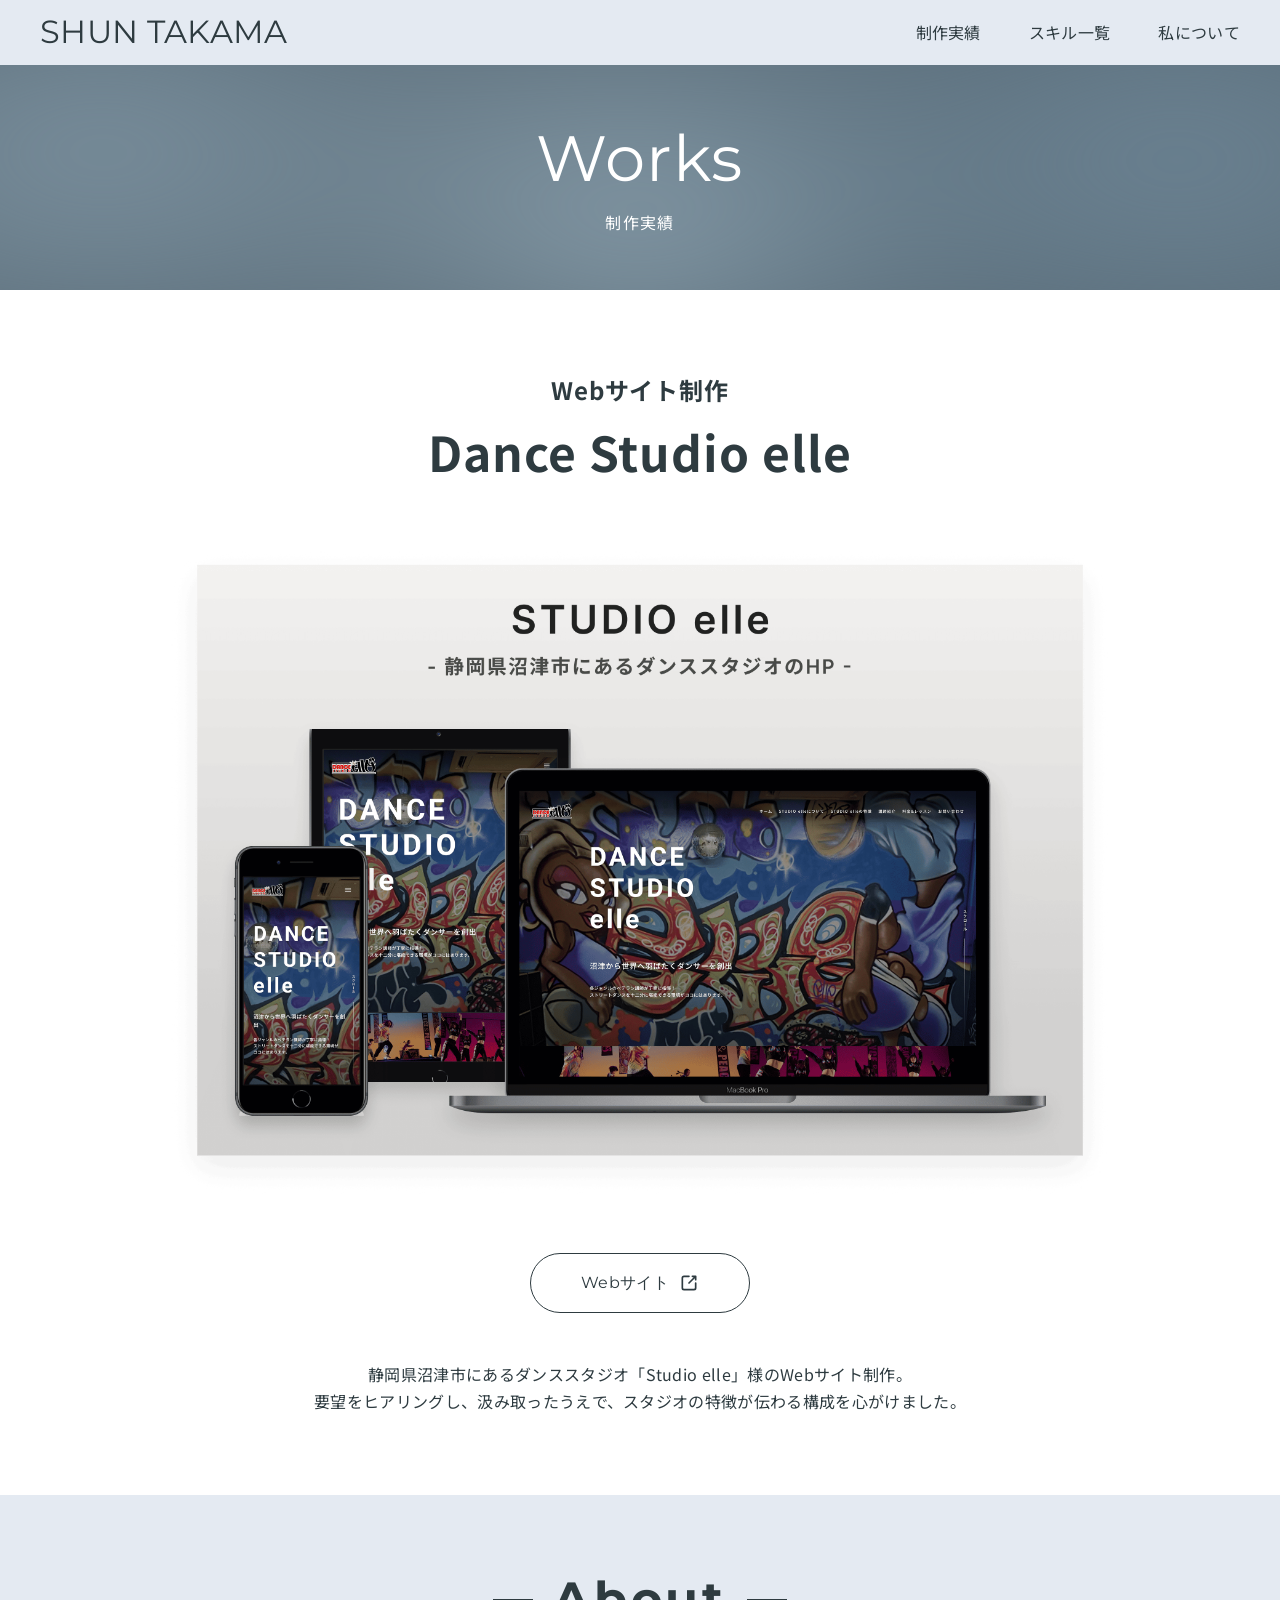
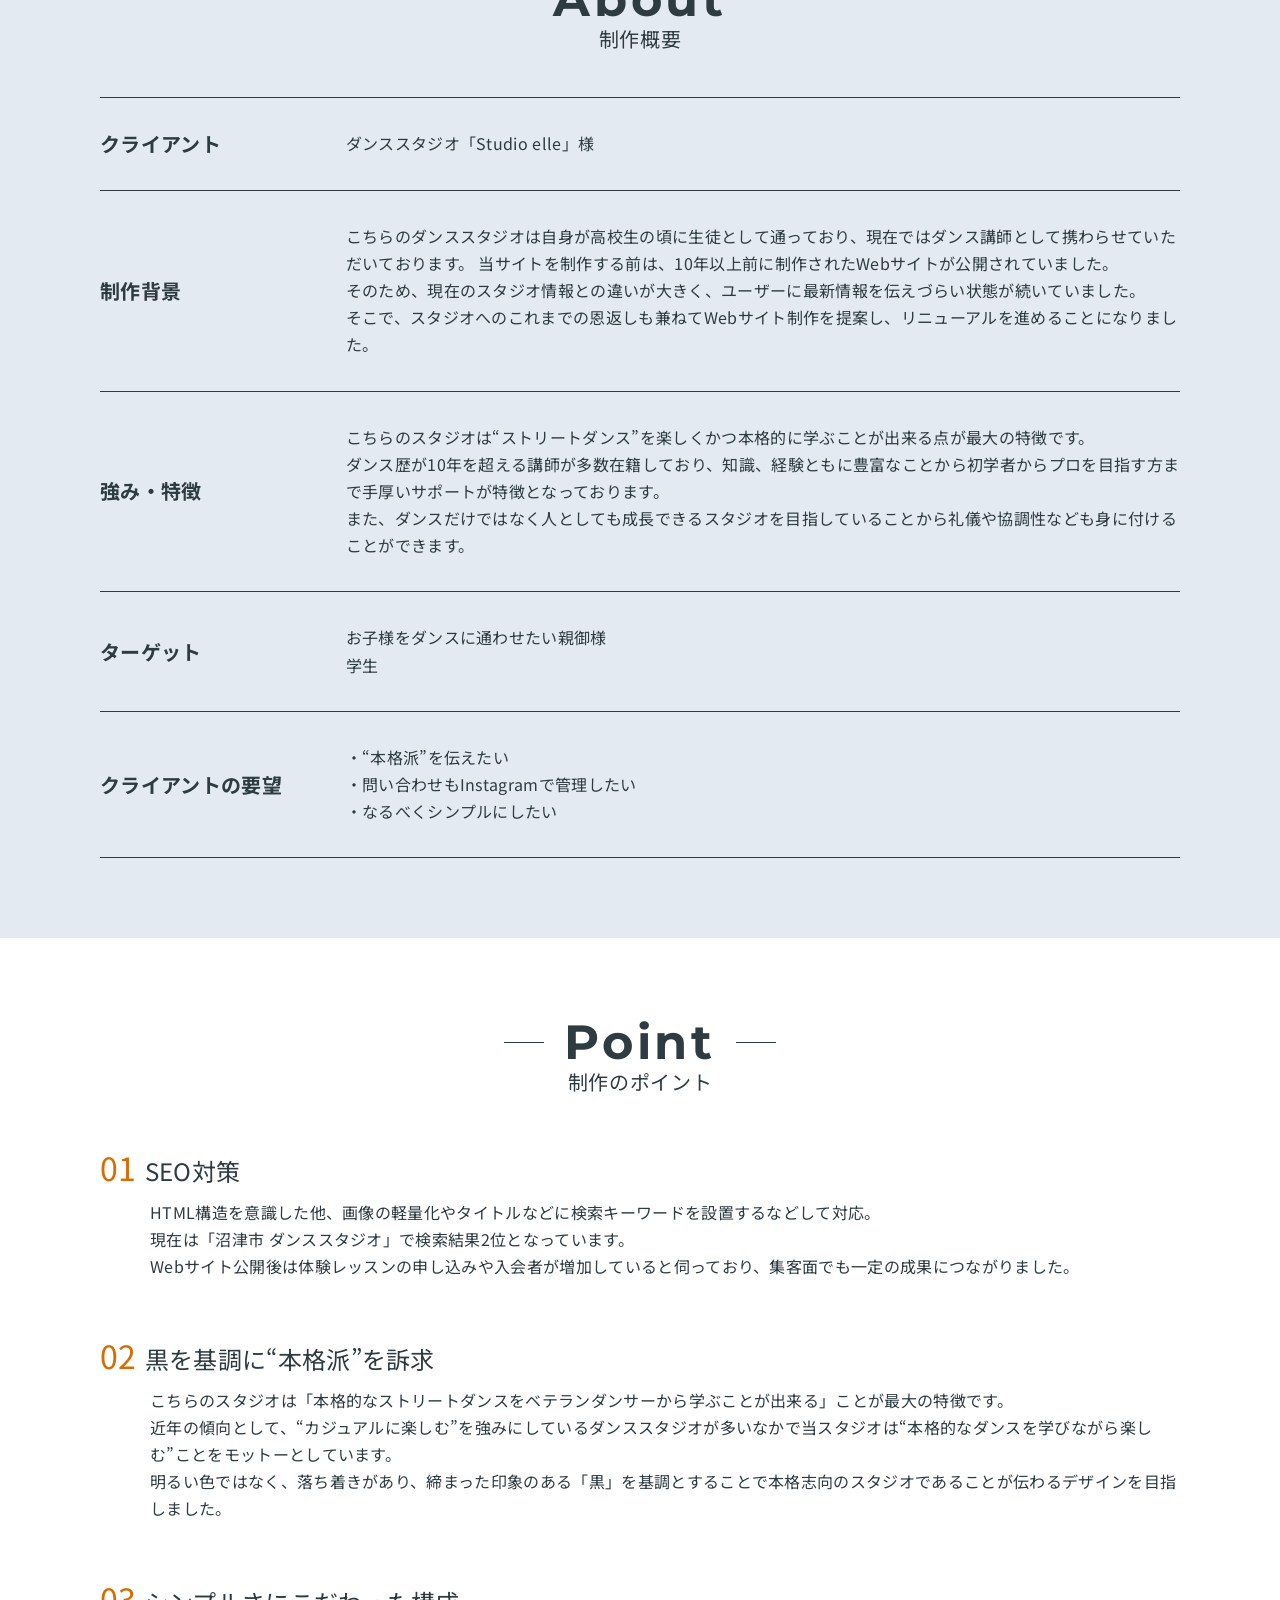
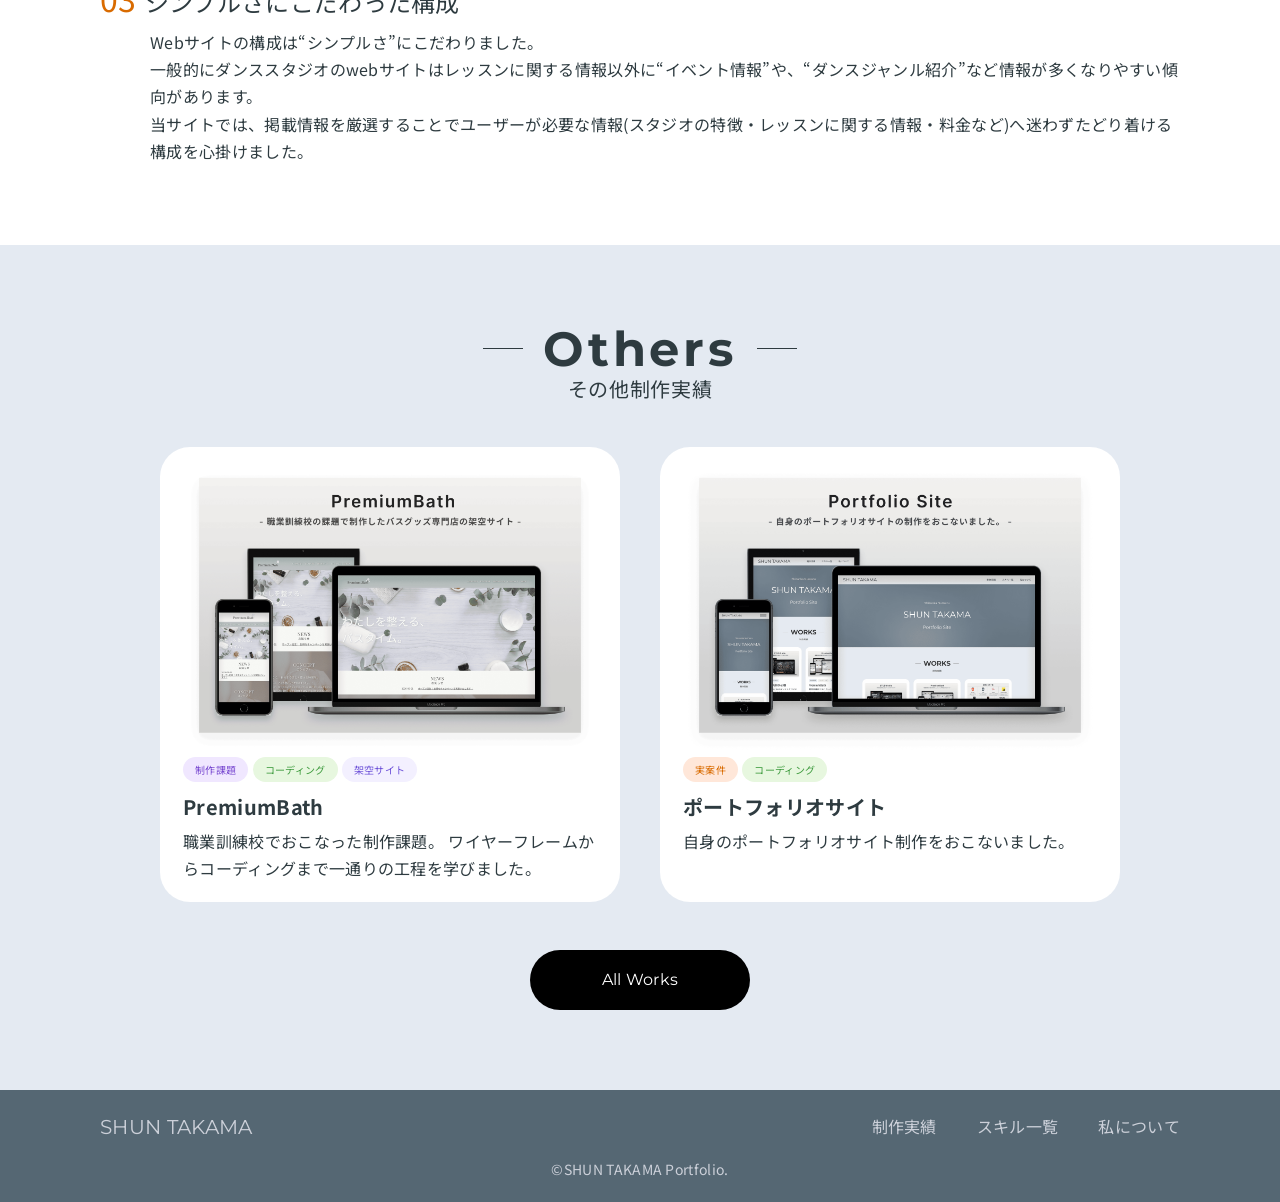
<file: works-studioelle.html>
<!DOCTYPE html>
<html lang="ja">

<head>
    <meta charset="UTF-8">
    <meta name="viewport" content="width=device-width, initial-scale=1.0">
    <title>Studio elle様 | 制作実績 | SHUN TAKAMA</title>
    <meta name="description" content="高間駿のポートフォリオサイトです。Dance Studio elle様サイト制作についての詳細をご紹介します。">

    <!-- favicon/webclipicon -->
    <link rel="icon" href="favicon.ico" />
    <link rel="apple-touch-icon" href="webclip.png" />

    <!-- ogp -->
    <meta property="og:site_name" content="Studio elle様 | 制作実績 | SHUN TAKAMA" />
    <meta property="og:url" content="https://shun-takama.site/works-studioelle.html" />
    <meta property="og:type" content="website" />
    <meta property="og:title" content="Studio elle様 | 制作実績 | SHUN TAKAMA" />
    <meta property="og:description" content="高間駿のポートフォリオサイトです。Dance Studio elle様サイト制作についての詳細をご紹介します。" />
    <meta property="og:image" content="https://shun-takama.site/img/ogp.png">
    <meta property="og:locale" content="ja_JP" />
    <meta name="twitter:card" content="summary_large_image" />
    <meta name="twitter:description" content="高間駿のポートフォリオサイトです。Dance Studio elle様サイト制作についての詳細をご紹介します。" />
    <meta name="twitter:image" content="https://shun-takama.site/img/ogp.png">

    <!-- google fonts -->
    <link rel="preconnect" href="https://fonts.googleapis.com">
    <link rel="preconnect" href="https://fonts.gstatic.com" crossorigin>
    <link href="https://fonts.googleapis.com/css2?family=Montserrat:wght@400;700&family=Noto+Sans+JP&display=swap"
        rel="stylesheet">

    <!-- css -->
    <link rel="stylesheet" href="css/style.css" />

    <!-- js -->
    <script type="module" src="js/main.js"></script>
</head>

<body>
    <header class="header">
        <div class="header-wrapper">
            <div class="header-logo">
                <a href="index.html">
                    <span>SHUN</span>
                    <span>TAKAMA</span>
                </a>
            </div>
            <nav class="header-nav js-nav">
                <ul class="header-nav-list">
                    <li>
                        <a href="index.html#top-works">制作実績</a>
                    </li>
                    <li>
                        <a href="index.html#top-skills">スキル一覧</a>
                    </li>
                    <li>
                        <a href="index.html#top-profile">私について</a>
                    </li>
                </ul>
            </nav>
            <button class="c-hamburger js-hamburger" aria-label="メニューを開く">
                <span></span>
                <span></span>
                <span></span>
            </button>
        </div>
    </header>

    <main>
        <!-- ↓↓↓キービジュアル↓↓↓ -->
        <div class="c-kv c-kv--sm">
            <div class="c-kv-bg"></div>
            <div class="c-kv-contents c-kv-contents--sm">
                <p class="c-kv-title">Works</p>
                <h1 class="c-page-kv-subtitle">制作実績</h1>
            </div>
        </div>
        <!-- ↑↑↑キービジュアル↑↑↑ -->

        <!-- ↓↓↓ファーストビュー↓↓↓ -->
        <section class="works-detail-fv">
            <div class="l-container-s u-ptb">
                <div class="works-detail-fv-contents">
                    <div class="works-detail-fv-head">
                        <h2 class="works-detail-fv-title">Webサイト制作<span>Dance Studio elle</span></h2>
                        <img src="img/pic-work-studioelle.png" width="1080" height="750" alt="Studio elle様Webサイト制作">
                    </div>
                    <a class="c-button c-button--white c-button--center c-button--external u-mt"
                        href="https://dance-studio-elle.com" target="_blank" rel="noopener noreferrer">
                        <span>Webサイト</span>
                        <svg class="c-button-icon" viewBox="0 0 24 24">
                            <path
                                d="M20,11a1,1,0,0,0-1,1v6a1,1,0,0,1-1,1H6a1,1,0,0,1-1-1V6A1,1,0,0,1,6,5h6a1,1,0,0,0,0-2H6A3,3,0,0,0,3,6V18a3,3,0,0,0,3,3H18a3,3,0,0,0,3-3V12A1,1,0,0,0,20,11Z" />
                            <path
                                d="M16,5h1.58l-6.29,6.28a1,1,0,0,0,0,1.42,1,1,0,0,0,1.42,0L19,6.42V8a1,1,0,0,0,1,1h0a1,1,0,0,0,1-1V4a1,1,0,0,0-1-1L16,3h0a1,1,0,0,0,0,2Z" />
                        </svg>
                    </a>
                    <p class="works-detail-fv-textbox u-mt">
                        <span class="works-detail-fv-comment">静岡県沼津市にあるダンススタジオ「Studio elle」様のWebサイト制作。</span>
                        <span class="works-detail-fv-comment">要望をヒアリングし、汲み取ったうえで、スタジオの特徴が伝わる構成を心がけました。</span>
                    </p>
                </div>
            </div>
        </section>
        <!-- ↑↑↑ファーストビュー↑↑↑ -->

        <!-- ↓↓↓概要↓↓↓ -->
        <section class="works-detail-about">
            <div class="l-container u-ptb">
                <div class="c-section-title">
                    <p class="c-section-title-en">About</p>
                    <h2 class="c-section-title-ja">制作概要</h2>
                </div>
                <div class="works-detail-about-databox u-mt">
                    <dl class="works-detail-about-data">
                        <dt>クライアント</dt>
                        <dd>ダンススタジオ「Studio elle」様</dd>
                    </dl>
                    <dl class="works-detail-about-data">
                        <dt>制作背景</dt>
                        <dd>
                            こちらのダンススタジオは自身が高校生の頃に生徒として通っており、現在ではダンス講師として携わらせていただいております。
                            当サイトを制作する前は、10年以上前に制作されたWebサイトが公開されていました。<br>そのため、現在のスタジオ情報との違いが大きく、ユーザーに最新情報を伝えづらい状態が続いていました。<br>
                            そこで、スタジオへのこれまでの恩返しも兼ねてWebサイト制作を提案し、リニューアルを進めることになりました。
                        </dd>
                    </dl>
                    <dl class="works-detail-about-data">
                        <dt>強み・特徴</dt>
                        <dd>
                            こちらのスタジオは“ストリートダンス”を楽しくかつ本格的に学ぶことが出来る点が最大の特徴です。<br>
                            ダンス歴が10年を超える講師が多数在籍しており、知識、経験ともに豊富なことから初学者からプロを目指す方まで手厚いサポートが特徴となっております。<br>
                            また、ダンスだけではなく人としても成長できるスタジオを目指していることから礼儀や協調性なども身に付けることができます。
                        </dd>
                    </dl>
                    <dl class="works-detail-about-data">
                        <dt>ターゲット</dt>
                        <dd>お子様をダンスに通わせたい親御様 <br>学生</dd>
                    </dl>
                    <dl class="works-detail-about-data">
                        <dt>クライアントの要望</dt>
                        <dd>
                            <ul class="works-detail-about-listbox">
                                <li class="works-detail-about-list">“本格派”を伝えたい</li>
                                <li class="works-detail-about-list">問い合わせもInstagramで管理したい</li>
                                <li class="works-detail-about-list">なるべくシンプルにしたい</li>
                            </ul>
                        </dd>
                    </dl>
                </div>
            </div>
        </section>
        <!-- ↑↑↑概要↑↑↑ -->

        <!-- ↓↓↓制作のポイント↓↓↓ -->
        <section class="works-detail-point">
            <div class="l-container u-ptb">
                <div class="c-section-title">
                    <p class="c-section-title-en">Point</p>
                    <h2 class="c-section-title-ja">制作のポイント</h2>
                </div>
                <div class="works-detail-point-contents u-mt">
                    <h3 class="works-detail-point-title">SEO対策</h3>
                    <p class="works-detail-point-description">
                        HTML構造を意識した他、画像の軽量化やタイトルなどに検索キーワードを設置するなどして対応。<br>
                        現在は「沼津市 ダンススタジオ」で検索結果2位となっています。<br>
                        Webサイト公開後は体験レッスンの申し込みや入会者が増加していると伺っており、集客面でも一定の成果につながりました。
                    </p>
                </div>
                <div class="works-detail-point-contents u-mt">
                    <h3 class="works-detail-point-title">黒を基調に“本格派”を訴求</h3>
                    <p class="works-detail-point-description">
                        こちらのスタジオは「本格的なストリートダンスをベテランダンサーから学ぶことが出来る」ことが最大の特徴です。<br>
                        近年の傾向として、“カジュアルに楽しむ”を強みにしているダンススタジオが多いなかで当スタジオは“本格的なダンスを学びながら楽しむ”ことをモットーとしています。<br>
                        明るい色ではなく、落ち着きがあり、締まった印象のある「黒」を基調とすることで本格志向のスタジオであることが伝わるデザインを目指しました。
                    </p>
                </div>
                <div class="works-detail-point-contents u-mt">
                    <h3 class="works-detail-point-title">シンプルさにこだわった構成</h3>
                    <p class="works-detail-point-description">
                        Webサイトの構成は“シンプルさ”にこだわりました。<br>
                        一般的にダンススタジオのwebサイトはレッスンに関する情報以外に“イベント情報”や、“ダンスジャンル紹介”など情報が多くなりやすい傾向があります。<br>
                        当サイトでは、掲載情報を厳選することでユーザーが必要な情報(スタジオの特徴・レッスンに関する情報・料金など)へ迷わずたどり着ける構成を心掛けました。
                    </p>
                </div>
            </div>
        </section>
        <!-- ↑↑↑制作のポイント↑↑↑ -->

        <!-- ↓↓↓その他制作実績↓↓↓ -->
        <section class="works-detail-other">
            <div class="l-container-s u-ptb">
                <div class="c-section-title">
                    <p class="c-section-title-en">Others</p>
                    <h2 class="c-section-title-ja">その他制作実績</h2>
                </div>
                <div class="works-detail-other-contents u-mt">
                    <a href="works-premiumbath.html" class="c-works-card-link">
                        <article class="c-works-card">
                            <div class="c-works-card-wrapper">
                                <img src="img/pic-work-premiumbath.png" width="323" height="224" alt="">
                                <div class="c-category-contents">
                                    <ul class="c-category-list">
                                        <li class="c-category-item c-category-item--practice">
                                            制作課題
                                        </li>
                                        <li class="c-category-item c-category-item--coding">
                                            コーディング
                                        </li>
                                        <li class="c-category-item c-category-item--fiction">
                                            架空サイト
                                        </li>
                                    </ul>
                                    <div class="c-works-card-textbox">
                                        <h3 class="c-works-card-title">PremiumBath</h3>
                                        <p class="c-works-card-description">
                                            <span>職業訓練校でおこなった制作課題。</span>
                                            <span>ワイヤーフレームからコーディングまで一通りの工程を学びました。</span>
                                        </p>
                                    </div>
                                </div>
                            </div>
                        </article>
                    </a>
                    <a href="works-portfolio.html" class="c-works-card-link">
                        <article class="c-works-card">
                            <div class="c-works-card-wrapper">
                                <img src="img/pic-work-portfolio.png" width="323" height="224" alt="">
                                <div class="c-category-contents">
                                    <ul class="c-category-list">
                                        <li class="c-category-item c-category-item--client">
                                            実案件
                                        </li>
                                        <li class="c-category-item c-category-item--coding">
                                            コーディング
                                        </li>
                                    </ul>
                                    <div class="c-works-card-textbox">
                                        <h3 class="c-works-card-title">ポートフォリオサイト</h3>
                                        <p class="c-works-card-description">
                                            自身のポートフォリオサイト制作をおこないました。
                                        </p>
                                    </div>
                                </div>
                            </div>
                        </article>
                    </a>
                </div>
                <a class="c-button c-button--center c-button--black u-mt" href="index.html#top-works">All Works</a>
            </div>
        </section>
        <!-- ↑↑↑その他制作実績↑↑↑ -->
    </main>

    <footer class="footer">
        <div class="l-container">
            <div class="footer-wrapper">
                <p class="footer-logo">
                    <a href="index.html">
                        <span>SHUN</span>
                        <span>TAKAMA</span>
                    </a>
                </p>
                <ul class="footer-nav">
                    <li>
                        <a href="index.html#top-works">制作実績</a>
                    </li>
                    <li>
                        <a href="index.html#top-skills">スキル一覧</a>
                    </li>
                    <li>
                        <a href="index.html#top-profile">私について</a>
                    </li>
                </ul>
                <p class="footer-copyright-wrapper">
                    <small class="footer-copyright">&copy;SHUN TAKAMA Portfolio.</small>
                </p>
            </div>
        </div>
    </footer>
</body>

</html>
</file>
<file: css/style.css>
@charset "utf-8";
/* ▼▼ グローバル ▼▼ */
/*!
global
------------------------------
*/
:root {
  /* color */
  --color-bg-base: #e4eaf2;
  --color-bg-primary: #556773;
  --color-bg-secondary: #9babbf;
  --color-bg-secondary-rgb: 155, 171, 191;
  --color-bg-black: #000000;
  --color-bg-white: #ffffff;
  --color-bg-category-studio: #d9f5ff;
  --color-bg-category-client: #ffe7d9;
  --color-bg-category-coding: #e7f7df;
  --color-bg-category-practice: #f0e7ff;
  --color-bg-category-fiction: #f3f0ff;
  --color-border-primary: #2e3b40;
  --color-border-accent: #556773;
  --color-border-black: #000000;
  --color-border-white: #ffffff;
  --color-font-primary: #2e3b40;
  --color-font-secondary: #ccd0d9;
  --color-font-accent: #d96b00;
  --color-font-white: #ffffff;
  --color-font-black: #000000;
  --color-font-category-studio: #0091c7;
  --color-font-category-client: #d96b00;
  --color-font-category-coding: #3c9a3c;
  --color-font-category-practice: #7a4bd1;
  --color-font-category-fiction: #6b4fd8;

  /* color-mask */
  --color-mask-black: rgba(40, 40, 40, 0.86);

  /* content-width */
  --width-content-s: 960px;
  --width-content: 1080px;

  /* font-size */
  --font-size-xxs: 10.5px;
  --font-size-xs: 12px;
  --font-size-base: 14px;
  --font-size-sm: 16px;
  --font-size-md: 20px;
  --font-size-lg: 24px;
  --font-size-xl: 32px;
  --font-size-xxl: 48px;
  --font-size-xxxl: 64px;

  /* font-family */
  --font-family-base: "Noto Sans JP", sans-serif;
  --font-family-english: "Montserrat", sans-serif;

  /* letter-spacing */
  --letter-spacing-base: 0.02em;
  --letter-spacing-heading: 0.04em;
  --letter-spacing-en: 0.08em;
}

/* ▼▼ ファンデーション ▼▼ */
/*!
  foundation > reset
  ------------------------------
  */
html {
  color: #000;
  background: #fff;
}

body,
div,
dl,
dt,
dd,
ul,
ol,
li,
h1,
h2,
h3,
h4,
h5,
h6,
pre,
code,
form,
fieldset,
legend,
input,
textarea,
p,
blockquote,
th,
td {
  margin: 0;
  padding: 0;
}

table {
  border-collapse: collapse;
  border-spacing: 0;
  width: 100%;
}

fieldset,
img {
  border: 0;
}

address,
caption,
cite,
code,
dfn,
em,
strong,
th,
var {
  font-style: normal;
  font-weight: normal;
}

ol,
ul {
  list-style: none;
}

caption,
th {
  text-align: left;
}

h1,
h2,
h3,
h4,
h5,
h6 {
  font-size: 100%;
  font-weight: normal;
}

q:before,
q:after {
  content: "";
}

abbr,
acronym {
  border: 0;
  font-variant: normal;
}

sup {
  display: block;
}

sub {
  vertical-align: text-bottom;
}

input,
textarea,
select,
button {
  color: inherit;
  font-family: inherit;
  font-size: inherit;
  font-weight: inherit;
  line-height: inherit;
  font-size: 100%;
  border-radius: 0;
  border: none;
  appearance: none;
  -webkit-appearance: none;
  background-color: inherit;
}

input,
textarea,
select {
  font-size: 16px;
}

textarea {
  resize: vertical;
  display: block;
}

button {
  padding: 0;
  cursor: pointer;
}

legend {
  color: #000;
}

main {
  display: block;
}

a {
  text-decoration: none;
  color: inherit;
}

img {
  width: 100%;
  height: auto;
  vertical-align: bottom;
}

svg {
  display: block;
}

* {
  -webkit-font-smoothing: antialiased;
  -moz-osx-font-smoothing: grayscale;
  box-sizing: border-box;
}

*::before,
*::after {
  box-sizing: border-box;
}

/*!
  foundation > base
  ------------------------------
  */
html {
  scroll-behavior: smooth;
}

body {
  font-size: var(--font-size-base);
  color: var(--color-font-primary);
  font-family: var(--font-family-base);
  letter-spacing: var(--letter-spacing-base);
  line-height: 1.7;
  background-color: var(--color-bg-base);
}
@media screen and (min-width: 768px) {
  body {
    font-size: 16px;
  }
}

/* ▼▼ ユーティリティ ▼▼ */
/*!
  utility > utility
  ------------------------------
  */
.u-mt {
  margin-top: 40px !important;
}
@media screen and (min-width: 768px) {
  .u-mt {
    margin-top: 48px !important;
  }
}

.u-ptb {
  padding: 64px 0 !important;
}
@media screen and (min-width: 768px) {
  .u-ptb {
    padding: 80px 0 !important;
  }
}

.u-ptb--s {
  padding: 32px 0 !important;
}
@media screen and (min-width: 768px) {
  .u-ptb--s {
    padding: 64px 0 !important;
  }
}

.u-visually-hidden {
  position: absolute !important;
  white-space: nowrap !important;
  width: 1px !important;
  height: 1px !important;
  overflow: hidden !important;
  border: 0 !important;
  padding: 0 !important;
  clip: rect(0 0 0 0) !important;
  clip-path: inset(50%) !important;
  margin: -1px !important;
}

/* ▼▼ コンポーネント ▼▼ */
/*!
  component > hamburger-button
  ------------------------------
  */
.c-hamburger {
  width: 48px;
  height: 100%;
  z-index: 9999;
}
@media screen and (min-width: 768px) {
  .c-hamburger {
    display: none;
  }
}

.c-hamburger span {
  display: block;
  width: 100%;
  height: 1px;
  background-color: #000;
  position: relative;
  transition: ease 0.4s;
}

.c-hamburger span:nth-child(1) {
  top: 0;
}

.c-hamburger.active span:nth-child(1) {
  top: 5px;
  transform: rotate(45deg);
}

.c-hamburger span:nth-child(2) {
  margin: 8px 0;
}

.c-hamburger.active span:nth-child(2) {
  opacity: 0;
}

.c-hamburger span:nth-child(3) {
  top: 0;
}

.c-hamburger.active span:nth-child(3) {
  top: -13px;
  transform: rotate(-45deg);
}

/*!
component > button
------------------------------
*/
/* 共通 */
.c-button {
  display: grid;
  place-items: center;
  width: 180px;
  height: 60px;
  border-radius: 100vh;
  transition:
    transform 0.4s ease,
    color 0.4s ease,
    background-color 0.4s ease,
    border-color 0.4s ease;
  font-family: var(--font-family-english);
}
@media screen and (min-width: 768px) {
  .c-button {
    width: 220px;
  }
}
/* 共通_ホバー設定 */
@media (any-hover: hover) {
  .c-button:hover {
    transform: scale(1.1) translateY(-2px);
  }
}
/* 共通_中央寄せ */
.c-button--center {
  margin-inline: auto;
}

/* ブラックカラー */
.c-button--black {
  color: var(--color-font-white);
  background-color: var(--color-bg-black);
  border: solid 1px transparent;
}
/* ブラックカラー_ホバー設定 */
@media (any-hover: hover) {
  .c-button--black:hover {
    color: var(--color-font-primary);
    background-color: var(--color-bg-white);
    border-color: var(--color-border-primary);
  }
}

/* ホワイトカラー */
.c-button--white {
  color: var(--color-font-primary);
  background-color: var(--color-bg-white);
  border: solid 1px var(--color-border-primary);
}
/* ホワイトカラー_ホバー設定 */
@media (any-hover: hover) {
  .c-button--white:hover {
    color: var(--color-font-white);
    background-color: var(--color-bg-primary);
    border-color: transparent;
  }
}

/* 外部リンク(アイコン有) */
.c-button--external {
  display: flex;
  gap: 10px;
  align-items: center;
  justify-content: center;
}

.c-button-icon {
  width: 20px;
  height: auto;
  fill: currentColor;
}

/*!
component > section-title
------------------------------
*/
.c-section-title {
  display: grid;
  place-items: center;
  gap: 4px;
  line-height: 1;
  letter-spacing: var(--letter-spacing-heading);
}
@media screen and (min-width: 768px) {
  .c-section-title {
    gap: 6px;
  }
}

.c-section-title-en {
  font-size: var(--font-size-lg);
  font-weight: bold;
  font-family: var(--font-family-english);
  letter-spacing: var(--letter-spacing-en);
  display: flex;
  align-items: center;
  gap: 10px;
}
@media screen and (min-width: 768px) {
  .c-section-title-en {
    gap: 20px;
    font-size: var(--font-size-xxl);
  }
}

.c-section-title-en::before,
.c-section-title-en::after {
  content: "";
  display: inline-block;
  width: 20px;
  height: 1px;
  background-color: var(--color-border-primary);
}
@media screen and (min-width: 768px) {
  .c-section-title-en::before,
  .c-section-title-en::after {
    width: 40px;
  }
}

.c-section-title-ja {
  font-size: var(--font-size-sm);
}
@media screen and (min-width: 768px) {
  .c-section-title-ja {
    font-size: var(--font-size-md);
  }
}

/*!
component > cards(works)
------------------------------
*/
/* カード複数 */
.c-works-card-link {
  transition:
    opacity 0.6s,
    transform 0.6s;
}
@media (any-hover: hover) {
  .c-works-card-link:hover {
    opacity: 0.8;
    transform: scale(1.03);
  }
}

.c-works-cards {
  display: grid;
  gap: 30px;
  align-items: stretch;
}
@media screen and (min-width: 1024px) {
  .c-works-cards {
    gap: 40px;
  }
}

@media screen and (min-width: 640px) {
  .c-works-cards--col2 {
    grid-template-columns: repeat(2, 1fr);
  }
}
@media screen and (min-width: 1024px) {
  .c-works-cards--col3 {
    grid-template-columns: repeat(3, 1fr);
  }
}
/* カード単体 */
.c-works-card {
  height: 100%;
  padding: 20px 0;
  background-color: var(--color-bg-white);
  border-radius: 30px;
}

.c-works-card-wrapper {
  width: 90%;
  margin-inline: auto;
}

.c-works-card-wrapper img {
  display: block;
}

.c-works-card-textbox {
  margin-top: 8px;
}

.c-works-card-title {
  font-weight: bold;
  font-size: var(--font-size-md);
}

.c-works-card-description {
  margin-top: 4px;
}

/*!
component > category-item
------------------------------
*/
.c-category-item {
  font-size: 10px;
  display: inline-block;
  padding: 4px 12px;
  border-radius: 100vh;
}

.c-category-item--studio {
  color: var(--color-font-category-studio);
  background-color: var(--color-bg-category-studio);
}

.c-category-item--client {
  color: var(--color-font-category-client);
  background-color: var(--color-bg-category-client);
}

.c-category-item--coding {
  color: var(--color-font-category-coding);
  background-color: var(--color-bg-category-coding);
}

.c-category-item--practice {
  color: var(--color-font-category-practice);
  background-color: var(--color-bg-category-practice);
}

.c-category-item--fiction {
  color: var(--color-font-category-fiction);
  background-color: var(--color-bg-category-fiction);
}

/*!
component > kv
------------------------------
*/
/* キービジュアル背景 */
.c-kv {
  position: relative;
  overflow: hidden;
  background-color: var(--color-bg-primary);
  margin-top: 50px;
}
@media screen and (min-width: 768px) {
  .c-kv {
    margin-top: 65px;
  }
}

.c-kv--lg {
  min-height: 50vh;
}

.c-kv--sm {
  min-height: 25vh;
}

.c-kv-bg {
  position: absolute;
  inset: -20%;
  background:
    radial-gradient(circle at 20% 20%, #7d92a0 0%, transparent 40%),
    radial-gradient(circle at 80% 30%, #6d8494 0%, transparent 40%),
    radial-gradient(circle at 50% 80%, #8ea3b0 0%, transparent 40%);
  filter: blur(80px);
  animation: gradientMove 12s ease-in-out infinite alternate;
}

@keyframes gradientMove {
  0% {
    transform: translate(0, 0) scale(1);
  }

  100% {
    transform: translate(-5%, -5%) scale(1.2);
  }
}

/* キービジュアルタイトルボックス */
.c-kv-contents {
  position: relative;
  z-index: 1;
  display: grid;
  place-content: center;
  gap: 14px;
  line-height: 1;
  letter-spacing: var(--letter-spacing-en);
}
@media screen and (min-width: 768px) {
  .c-kv-contents {
    gap: 24px;
  }
}

.c-kv-contents--lg {
  min-height: 50vh;
}

.c-kv-contents--sm {
  min-height: 25vh;
}

/* キービジュアルメインタイトル */
.c-kv-title {
  color: var(--color-font-white);
  text-align: center;
  font-size: var(--font-size-xl);
  font-family: var(--font-family-english);
}
@media screen and (min-width: 768px) {
  .c-kv-title {
    font-size: var(--font-size-xxxl);
  }
}

/* 下層ページ_サブタイトル */
.c-page-kv-subtitle {
  color: var(--color-font-white);
  font-size: var(--font-size-sm);
  text-align: center;
}

/* ▼▼ jsアニメーション ▼▼ */
/*!
js > animation
------------------------------
*/
.js-fadein {
  opacity: 0;
  transform: translateY(30px);
  transition:
    opacity 0.8s ease,
    transform 0.8s ease;
}

.js-fadein.is-show {
  opacity: 1;
  transform: translateY(0);
}

/* ▼▼ レイアウト ▼▼ */
/*!
  layout > container
  ------------------------------
  */
.l-container-l,
.l-container,
.l-container-s {
  width: 90%;
  margin: 0 auto;
}

.l-container-s {
  max-width: var(--width-content-s);
}

.l-container {
  max-width: var(--width-content);
}

.l-container-l {
  max-width: var(--width-content-l);
}

/*!
  layout > header
  ------------------------------
  */
.header {
  position: fixed;
  width: 100%;
  height: 50px;
  top: 0;
  left: 0;
  right: 0;
  z-index: 100;
  background-color: var(--color-bg-base);
}
@media screen and (min-width: 768px) {
  .header {
    height: 65px;
  }
}

.header-wrapper {
  position: relative;
  display: flex;
  align-items: center;
  justify-content: space-between;
  height: inherit;
  padding: 0 20px;
}
@media screen and (min-width: 768px) {
  .header-wrapper {
    padding: 0 40px;
  }
}

.header-logo {
  font-size: var(--font-size-md);
  font-family: var(--font-family-english);
}
@media screen and (min-width: 768px) {
  .header-logo {
    font-size: var(--font-size-xl);
  }
}

.header-nav {
  position: absolute;
  right: 0;
  left: 0;
  top: 0;
  width: 100%;
  height: 100vh;
  transform: translateX(100%);
  background-color: var(--color-bg-primary);
  transition: transform ease 0.4s;
}
@media screen and (min-width: 768px) {
  .header-nav {
    position: static;
    width: inherit;
    height: initial;
    background-color: inherit;
    transform: initial;
  }
}

.header-nav.active {
  transform: translateX(0);
}

.header-nav-list {
  display: grid;
  gap: 24px;
  place-items: center;
  margin-top: 80px;
}
@media screen and (min-width: 768px) {
  .header-nav-list {
    display: flex;
    align-items: center;
    gap: 48px;
    margin-top: 0;
  }
}

.header-nav-list li a {
  display: block;
  color: var(--color-font-secondary);
  width: 100%;
  transition: opacity 0.6s;
}
@media screen and (min-width: 768px) {
  .header-nav-list li a {
    color: inherit;
  }
}
@media (any-hover: hover) {
  .header-nav-list li a:hover {
    opacity: 0.6;
  }
}

/*!
  layout > footer
  ------------------------------
  */
.footer {
  background-color: var(--color-bg-primary);
  color: var(--color-font-secondary);
}

.footer-wrapper {
  display: flex;
  flex-direction: column;
  gap: 14px;
  align-items: center;
  padding: 20px 0;
}
@media screen and (min-width: 768px) {
  .footer-wrapper {
    display: grid;
    grid-template-columns: 1fr auto;
    gap: initial;
  }
}

.footer-logo {
  font-size: var(--font-size-md);
  font-family: var(--font-family-english);
}

.footer-nav {
  display: flex;
  flex-wrap: wrap;
}

.footer-nav li:not(:last-child) {
  margin-right: 40px;
}

@media screen and (min-width: 768px) {
  .footer-copyright-wrapper {
    grid-column: 1 / -1;
    text-align: center;
    margin-top: 14px;
  }
}

.footer-copyright {
  font-size: 12px;
}
@media screen and (min-width: 768px) {
  .footer-copyright {
    display: block;
    font-size: var(--font-size-base);
  }
}

/* ▼▼ 固有ページ_Top ▼▼ */
/*!
  page > top > kv
  ------------------------------
  */
.top-kv-copy,
.top-kv-subtitle {
  color: var(--color-font-white);
  font-family: var(--font-family-english);
  text-align: center;
}

@media screen and (min-width: 768px) {
  .top-kv-copy {
    font-size: var(--font-size-md);
  }
}

.top-kv-subtitle {
  font-size: var(--font-size-md);
}
@media screen and (min-width: 768px) {
  .top-kv-subtitle {
    font-size: var(--font-size-xl);
  }
}

/*!
  page > top > skills
  ------------------------------
  */
.top-skills {
  background-color: var(--color-bg-white);
}

.top-skills-lead {
  text-align: center;
  margin-top: 14px;
}
@media screen and (min-width: 768px) {
  .top-skills-lead {
    margin-top: 20px;
  }
}

.top-skills-wrapper img {
  border-radius: 16px;
}

.top-skills-list-contents {
  width: 100%;
  padding: 24px;
}

.top-skills-list-contents--accent {
  background-color: rgba(var(--color-bg-secondary-rgb), 0.25);
  border-radius: 16px;
}

.top-skills-list-contents--border {
  border: solid 1px var(--color-border-primary);
  border-radius: 16px;
}

.top-skills-list-title {
  font-size: var(--font-size-sm);
  width: fit-content;
  margin-inline: auto;
  border-bottom: 1px solid var(--color-border-accent);
}
@media screen and (min-width: 768px) {
  .top-skills-list-title {
    font-size: var(--font-size-md);
  }
}

/* スキルリスト一覧 */
.top-skills-list {
  display: grid;
  gap: 20px;
  margin-top: 20px;
}
@media screen and (min-width: 1024px) {
  .top-skills-list {
    margin-top: 40px;
  }
}

/* リストアイテムボックスに下線 */
.top-skills-item:not(:last-of-type)::after {
  content: "";
  display: block;
  width: 100%;
  height: 1px;
  background-color: var(--color-border-primary);
  margin-top: 14px;
}

/* リストアイテムにgrid */
.top-skills-item-box {
  display: grid;
  gap: 8px;
}
@media screen and (min-width: 1024px) {
  .top-skills-item-box {
    grid-template-columns: 25% auto;
    align-items: center;
    gap: 8px;
  }
}

/* リスト内アイコンボックスにflex */
.top-skills-icon {
  display: flex;
  align-items: center;
  gap: 20px;
}

.top-skills-icon img {
  width: 60px;
}

.top-skills-name {
  font-size: var(--font-size-md);
}

.top-skills-note {
  display: block;
  font-size: var(--font-size-xxs);
  margin-top: 6px;
}
@media screen and (min-width: 768px) {
  .top-skills-note {
    font-size: var(--font-size-xs);
    margin-top: 8px;
  }
}

/*!
  page > top > profile
  ------------------------------
  */
.top-profile-contents-wrapper {
  display: grid;
  align-items: center;
  gap: 32px;
}
@media screen and (min-width: 1024px) {
  .top-profile-contents-wrapper {
    grid-template-columns: 1fr 1fr;
    gap: 48px;
  }
}

.top-profile-contents {
  order: 2;
}
@media screen and (min-width: 1024px) {
  .top-profile-contents {
    order: 1;
  }
}

.top-profile-img {
  position: relative;
  overflow: hidden;
  height: fit-content;
  order: 1;
}
@media screen and (min-width: 1024px) {
  .top-profile-img {
    order: 2;
  }
}

.top-profile-img::before {
  content: "";
  display: block;
  margin-inline: auto;
  width: 100%;
  max-width: 410px;
  inset: 0;
  position: absolute;
  background-color: rgba(var(--color-bg-secondary-rgb), 0.2);
  z-index: 1;
}

.top-profile-img img {
  display: block;
  max-width: 410px;
  margin-inline: auto;
}

.top-profile-name {
  display: flex;
  align-items: baseline;
  gap: 10px;
  line-height: 1;
  margin-bottom: 20px;
}

.top-profile-name-ja {
  font-size: var(--font-size-md);
  font-weight: bold;
}
@media screen and (min-width: 768px) {
  .top-profile-name-ja {
    font-size: var(--font-size-lg);
  }
}

.top-profile-name-en {
  font-family: var(--font-family-english);
}

.top-profile-description span {
  display: block;
  margin: 14px 0;
}

/* ▼▼ 固有ページ_Profile ▼▼ */
/*!
  page > profile > introduction
  ------------------------------
  */
.profile-section-title {
  font-size: var(--font-size-lg);
  font-family: var(--font-family-english);
  font-weight: bold;
  line-height: 1;
  letter-spacing: var(--letter-spacing-heading);
  border-bottom: 1px solid var(--color-border-primary);
}

.profile-section-title span {
  font-size: var(--font-size-xl);
  color: var(--color-font-accent);
}

.profile-intro-name {
  display: flex;
  align-items: baseline;
  gap: 14px;
  letter-spacing: var(--letter-spacing-heading);
}

.profile-intro-name-ja {
  font-size: var(--font-size-lg);
  font-weight: bold;
}
@media screen and (min-width: 768px) {
  .profile-intro-name-ja {
    font-size: var(--font-size-xl);
  }
}

.profile-intro-name-en {
  font-size: var(--font-size-sm);
  font-family: var(--font-family-english);
  color: var(--color-font-accent);
}
@media screen and (min-width: 768px) {
  .profile-intro-name-en {
    font-size: var(--font-size-md);
  }
}

.profile-intro-copy {
  font-size: var(--font-size-sm);
  font-weight: bold;
  letter-spacing: var(--letter-spacing-heading);
  line-height: 1;
  margin: 14px 0 10px 0;
}

.profile-intro-copy span {
  font-size: var(--font-size-md);
  color: var(--color-font-accent);
}

.profile-intro-sub {
  margin-top: 18px;
}
@media screen and (min-width: 768px) {
  .profile-intro-sub {
    margin-top: 24px;
  }
}

.profile-intro-sub-contents {
  display: grid;
  gap: 4px;
}
@media screen and (min-width: 768px) {
  .profile-intro-sub-contents {
    gap: 6px;
  }
}

.profile-intro-sub-contents:not(:first-of-type) {
  margin-top: 12px;
}
@media screen and (min-width: 768px) {
  .profile-intro-sub-contents:not(:first-of-type) {
    margin-top: 18px;
  }
}

.profile-intro-subtitle {
  line-height: 1;
  display: flex;
  align-items: center;
  gap: 4px;
}
@media screen and (min-width: 768px) {
  .profile-intro-subtitle {
    gap: 6px;
  }
}

.profile-intro-subtitle::before {
  content: "";
  display: inline-block;
  width: 8px;
  height: 8px;
  aspect-ratio: 1;
  background-color: var(--color-bg-primary);
}

/*!
  page > profile > history
  ------------------------------
  */
.profile-history-contents {
  counter-increment: title-counter;
}

.profile-history-title {
  font-size: var(--font-size-md);
  display: flex;
  align-items: baseline;
  gap: 8px;
}
@media screen and (min-width: 768px) {
  .profile-history-title {
    font-size: var(--font-size-lg);
  }
}

.profile-history-title::before {
  content: "0" counter(title-counter);
  display: block;
  font-size: var(--font-size-lg);
  color: var(--color-font-accent);
}
@media screen and (min-width: 768px) {
  .profile-history-title::before {
    font-size: var(--font-size-xl);
  }
}

.profile-history-description {
  margin-top: 8px;
}
@media screen and (min-width: 768px) {
  .profile-history-description {
    margin-top: 4px;
    padding-left: 50px;
  }
}

.profile-history-linebreak {
  display: block;
  margin: 6px 0;
}
@media screen and (min-width: 768px) {
  .profile-history-linebreak {
    margin: 8px 0;
  }
}

.profile-history-accent {
  color: var(--color-font-accent);
}

.profile-history-link {
  display: block;
  width: fit-content;
  margin-top: 8px;
  text-decoration: underline;
  transition: opacity 0.4s;
  position: relative;
}
@media screen and (min-width: 768px) {
  .profile-history-link {
    margin-top: 14px;
  }
}

@media (any-hover: hover) {
  .profile-history-link:hover {
    opacity: 0.8;
  }
}

.profile-history-link::after {
  content: "";
  display: inline-block;
  width: 8px;
  height: 8px;
  border-bottom: 1px solid var(--color-border-primary);
  border-right: 1px solid var(--color-border-primary);
  transform: rotate(-45deg);
  margin-left: 4px;
}
@media screen and (min-width: 768px) {
  .profile-history-link::after {
    width: 10px;
    height: 10px;
    margin-left: 6px;
  }
}

/*!
  page > profile > thoughts
  ------------------------------
  */
.profile-thoughts-contents {
  display: grid;
  place-content: center;
  padding: 20px;
  background-image: url(../img/pic-profile-bg-thoughts.jpg);
  background-repeat: no-repeat;
  background-position: bottom;
  background-size: cover;
  position: relative;
  z-index: 1;
}
@media screen and (min-width: 768px) {
  .profile-thoughts-contents {
    padding: 10px 42px;
    min-height: 420px;
  }
}

.profile-thoughts-contents::before {
  content: "";
  position: absolute;
  inset: 0;
  background: var(--color-mask-black);
  z-index: 1;
}

.profile-thoughts-title,
.profile-thoughts-textbox {
  color: var(--color-font-white);
  position: relative;
  z-index: 2;
}

.profile-thoughts-title {
  font-family: var(--font-family-base);
  border-bottom: 1px solid var(--color-border-white);
  margin-bottom: 16px;
}
@media screen and (min-width: 768px) {
  .profile-thoughts-title {
    margin-bottom: 24px;
  }
}

.profile-thoughts-accent {
  font-weight: bold;
  color: var(--color-font-accent);
}

/* ▼▼ 固有ページ_Works(詳細ページ) ▼▼ */
/*!
  page > works > fv
  ------------------------------
  */
.works-detail-fv {
  background-color: var(--color-bg-white);
}

.works-detail-fv-title {
  font-size: var(--font-size-sm);
  font-weight: bold;
  letter-spacing: var(--letter-spacing-heading);
  text-align: center;
  margin-bottom: 20px;
}
@media screen and (min-width: 768px) {
  .works-detail-fv-title {
    font-size: var(--font-size-lg);
    margin-bottom: 48px;
  }
}

.works-detail-fv-title span {
  font-size: var(--font-size-xl);
  display: block;
}
@media screen and (min-width: 768px) {
  .works-detail-fv-title span {
    font-size: var(--font-size-xxl);
  }
}

.works-detail-fv-link-button {
  display: flex;
  justify-content: center;
  align-items: center;
  gap: 10px;
}
@media screen and (min-width: 600px) {
  .works-detail-fv-link-button {
    gap: 60px;
  }
}

.works-detail-fv-textbox,
.works-detail-fv-linkbox {
  text-align: center;
}

@media screen and (min-width: 768px) {
  .works-detail-fv-comment {
    display: block;
  }
}

.works-detail-fv-linkbox {
  font-size: var(--font-size-xs);
  margin-top: 4px;
}
@media screen and (min-width: 768px) {
  .works-detail-fv-linkbox {
    font-size: var(--font-size-base);
    margin-top: 8px;
  }
}

.works-detail-fv-link {
  text-decoration: underline;
}

/*!
  page > works > about
  ------------------------------
  */
.works-detail-about-data {
  display: grid;
  gap: 4px;
  border-top: 1px solid var(--color-border-primary);
  padding: 20px 0;
}
@media screen and (min-width: 768px) {
  .works-detail-about-data {
    grid-template-columns: 22% auto;
    align-items: center;
    gap: 8px;
    padding: 32px 0;
  }
}

.works-detail-about-data:last-of-type {
  border-bottom: 1px solid var(--color-border-primary);
}

.works-detail-about-data dt {
  font-size: var(--font-size-sm);
  font-weight: bold;
  line-height: 1;
  margin-bottom: 4px;
}
@media screen and (min-width: 768px) {
  .works-detail-about-data dt {
    font-size: var(--font-size-md);
    margin-bottom: 0;
    padding-right: 14px;
  }
}

.works-detail-about-list::before {
  content: "・";
}

/*!
  page > works > point
  ------------------------------
  */
.works-detail-point {
  background-color: var(--color-bg-white);
}

.works-detail-point-contents {
  counter-increment: title-counter;
}

.works-detail-point-title {
  font-size: var(--font-size-md);
  display: flex;
  align-items: baseline;
  gap: 8px;
}
@media screen and (min-width: 768px) {
  .works-detail-point-title {
    font-size: var(--font-size-lg);
  }
}

.works-detail-point-title::before {
  content: "0" counter(title-counter);
  display: block;
  font-size: var(--font-size-lg);
  color: var(--color-font-accent);
}
@media screen and (min-width: 768px) {
  .works-detail-point-title::before {
    font-size: var(--font-size-xl);
  }
}

.works-detail-point-description {
  margin-top: 8px;
}
@media screen and (min-width: 768px) {
  .works-detail-point-description {
    margin-top: 4px;
    padding-left: 50px;
  }
}

/*!
  page > works > other
  ------------------------------
  */
.works-detail-other-contents {
  display: flex;
  flex-direction: column;
  gap: 40px;
}
@media screen and (min-width: 768px) {
  .works-detail-other-contents {
    flex-direction: row;
  }
}

/* ▼▼ 固有ページ_404(詳細ページ) ▼▼ */
/*!
  page > 404
  ------------------------------
  */
.error-contents-text {
  text-align: center;
}
</file>
